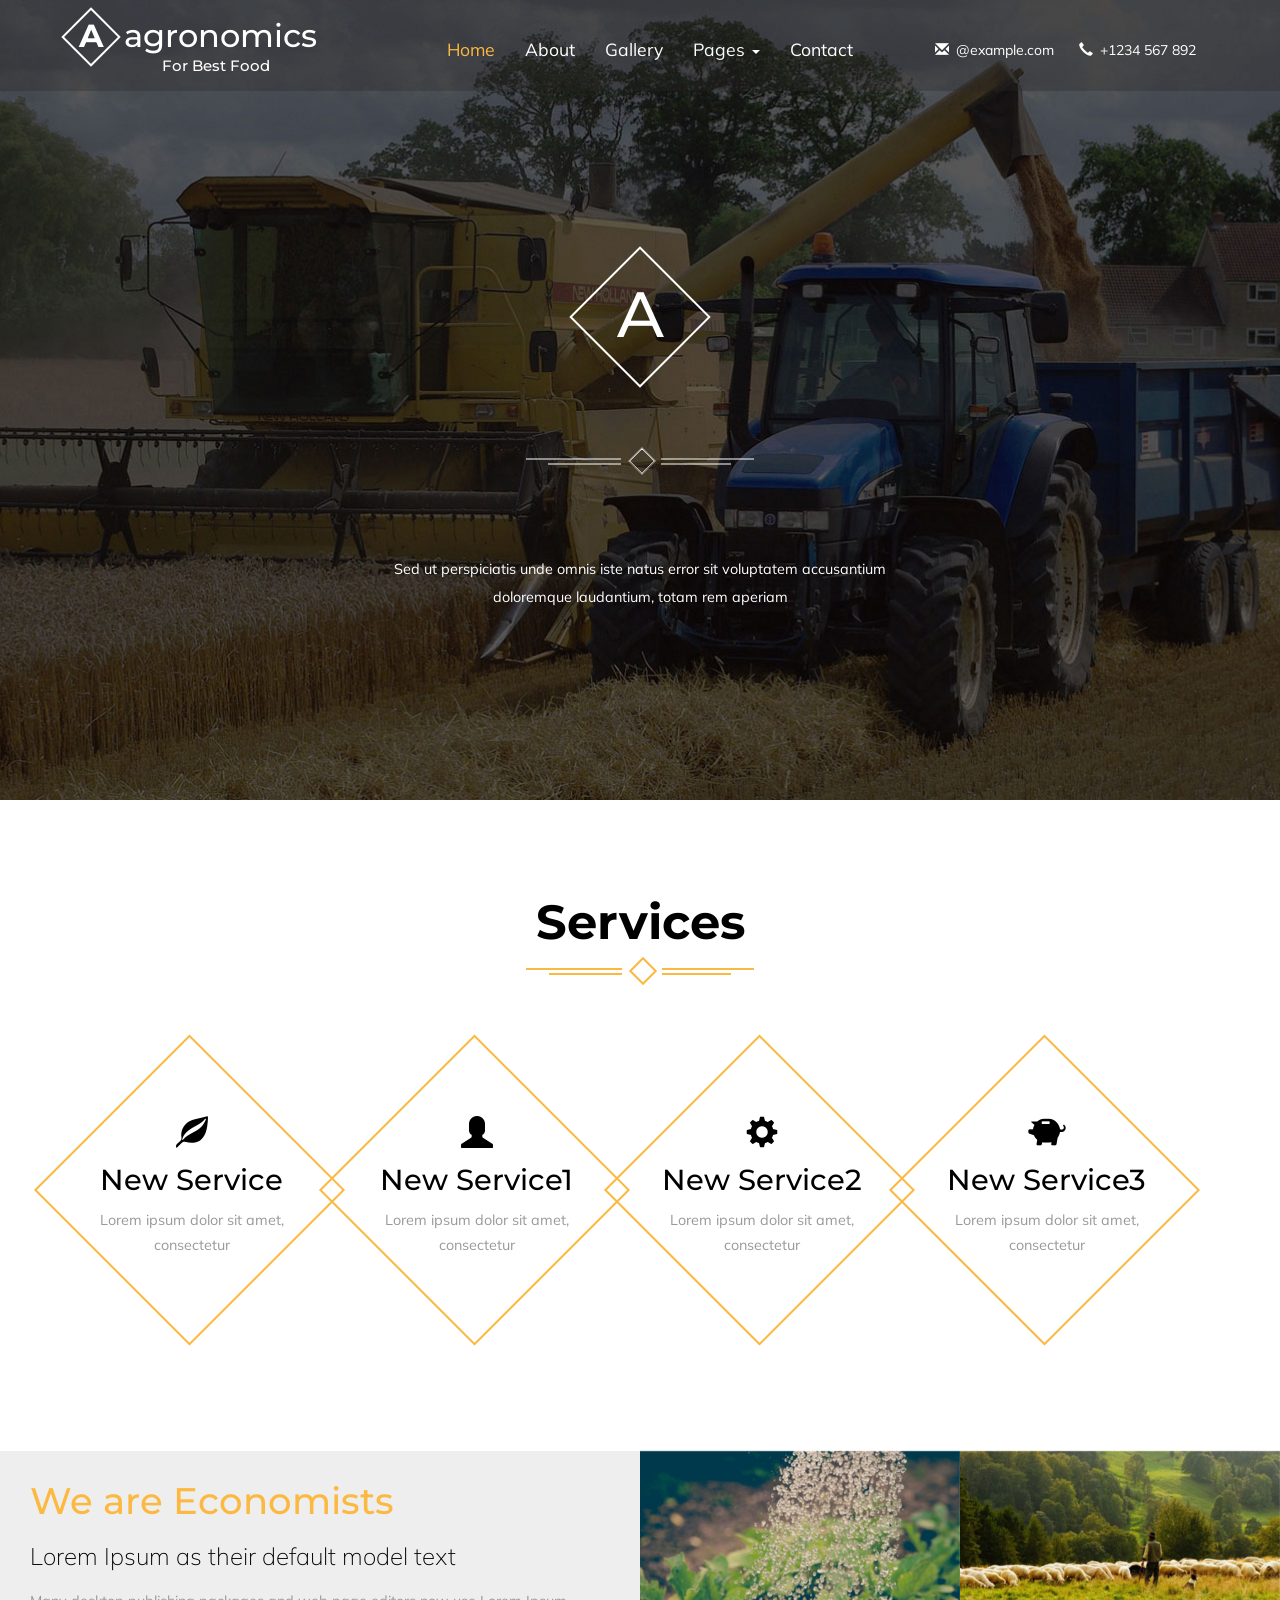
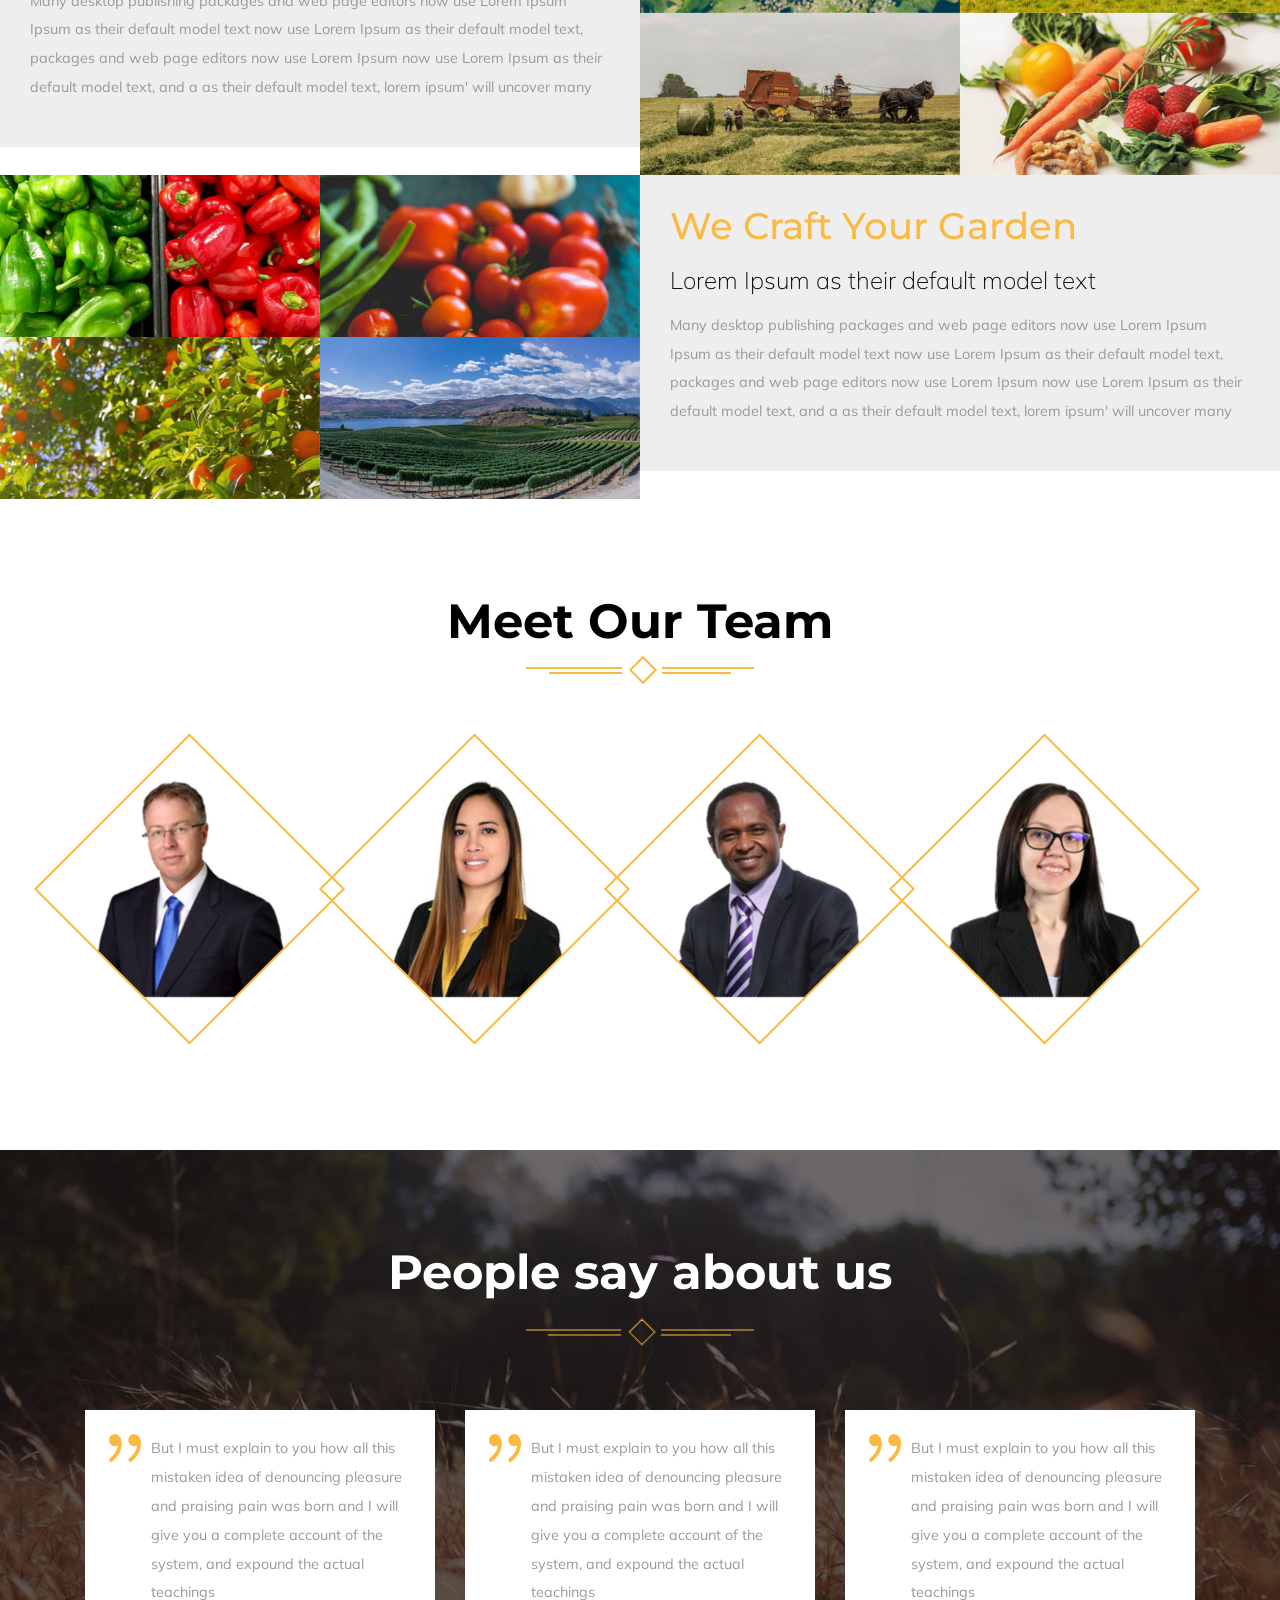
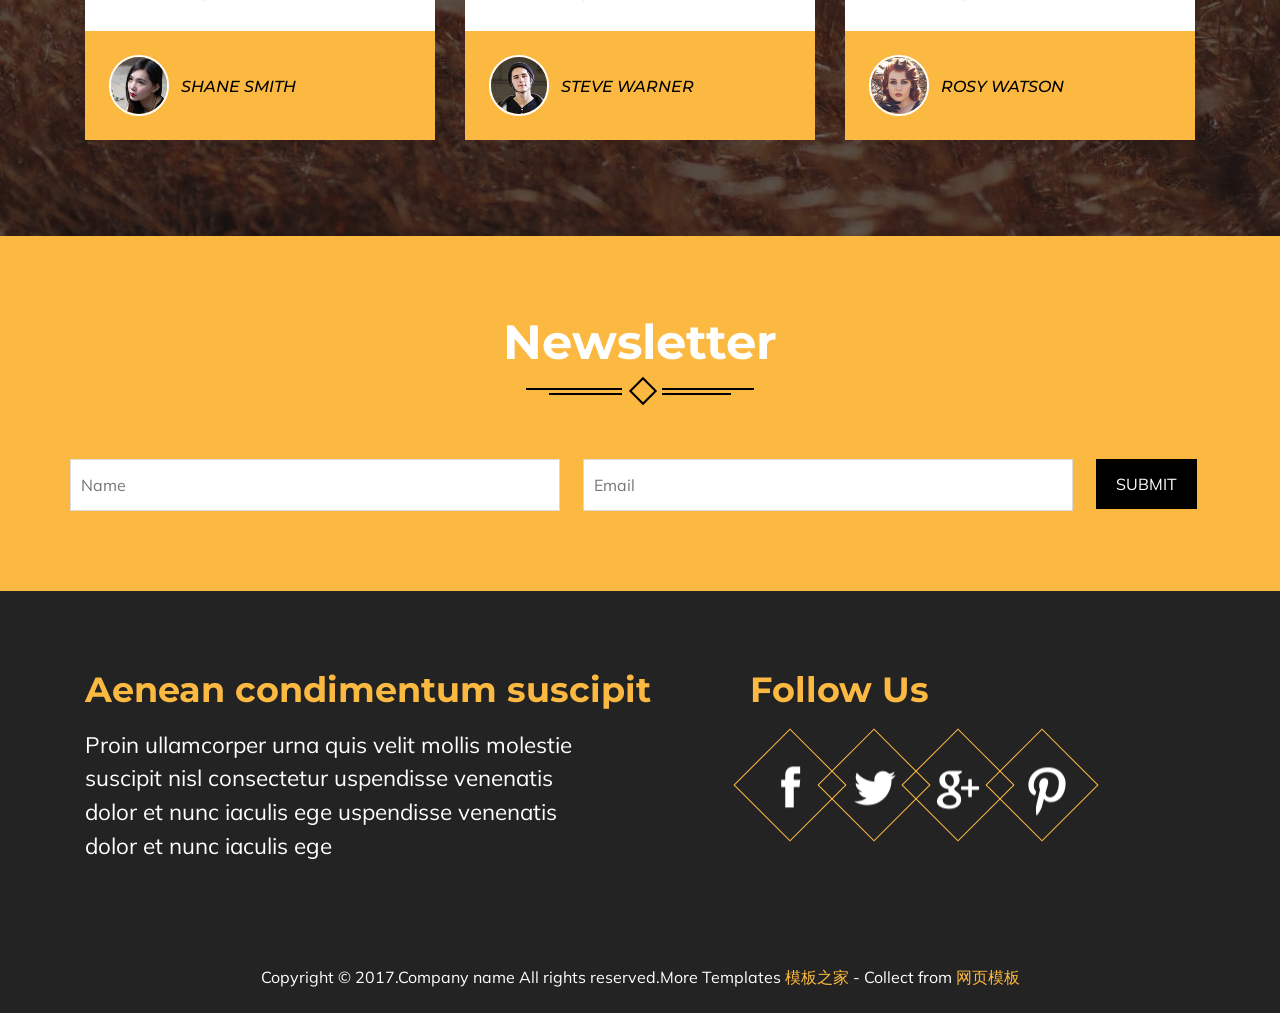
<file: src/main/resources/static/index.html>
<!DOCTYPE html>
<html>
<head>
<title>Home</title>
<link href="css/bootstrap.css" rel="stylesheet" type="text/css" media="all" />
<!-- Custom Theme files -->
<script src="js/jquery.min.js"></script>
<!--theme-style-->
<link href="css/style.css" rel="stylesheet" type="text/css" media="all" />	
<!--//theme-style-->
<meta name="viewport" content="width=device-width, initial-scale=1">
<meta http-equiv="Content-Type" content="text/html; charset=utf-8" />
<meta name="keywords" content="Agronomics Responsive web template, Bootstrap Web Templates, Flat Web Templates, Android Compatible web template, 
Smartphone Compatible web template, free web designs for Nokia, Samsung, LG, SonyEricsson, Motorola web design" />
<script type="application/x-javascript"> addEventListener("load", function() { setTimeout(hideURLbar, 0); }, false); function hideURLbar(){ window.scrollTo(0,1); } </script>

<link href='http://fonts.googleapis.com/css?family=Muli:400,300' rel='stylesheet' type='text/css'>
<link href='http://fonts.googleapis.com/css?family=Montserrat:400,700' rel='stylesheet' type='text/css'>
</head>
<body>
<!--header-->
<div class="header" >
	<div class="head" >
		<div class="container">
			<div class="navbar-top">
					<!-- Brand and toggle get grouped for better mobile display -->
					<div class="navbar-header">
					  <button type="button" class="navbar-toggle collapsed" data-toggle="collapse" data-target="#bs-example-navbar-collapse-1">
						<span class="sr-only">Toggle navigation</span>
						<span class="icon-bar"></span>
						<span class="icon-bar"></span>
						<span class="icon-bar"></span>
					  </button>
						 <div class="navbar-brand logo ">
							<h1 class="animated wow pulse" data-wow-delay=".5s">
							<a href="index.html"><span><b>A</b></span>agronomics <i>For Best Food</i></a></h1>
						</div>

					</div>

					<!-- Collect the nav links, forms, and other content for toggling -->
					<div class="collapse navbar-collapse" id="bs-example-navbar-collapse-1">
					 <ul class="nav navbar-nav link-effect-4">
					<li class="active"><a href="index.html" data-hover="Home">Home</a> </li>
						<li ><a href="about.html" data-hover="About">About </a> </li>
						<li><a href="gallery.html"  data-hover="Gallery">Gallery</a></li>
						<li class="dropdown">
							<a href="codes.html" class="dropdown-toggle" data-hover="Pages" data-toggle="dropdown">Pages <b class="caret"></b></a>
							 <ul class="dropdown-menu">
								<li><a href="icons.html">Font Icons</a></li>
								<li><a href="codes.html">Short Codes</a></li>
								
							</ul>
					  </li>
						<li><a href="contact.html" data-hover="Contact">Contact</a></li>
					  </ul>
					</div><!-- /.navbar-collapse -->
				</div>
	
			<div class="header-left animated wow fadeInLeft animated" data-wow-delay=".5s" >
					<ul>
						<li><i class="glyphicon glyphicon-envelope"></i><a href="mailto:info@example.com">@example.com</a></li>
						<li><i class="glyphicon glyphicon-earphone"></i>+1234 567 892</li>
						
					</ul>
				</div>
			  <div class="clearfix"></div>	
		</div>
	</div>
	<!---->
	<div class="banner">
		<div class="container">
			<div class="banner-text"><h2 >A</h2></div>
			<span><img src="images/li-1.png" alt=""></span>
			
			<p>Sed ut perspiciatis unde omnis iste natus error sit voluptatem accusantium doloremque laudantium, totam rem aperiam</p>
		</div>							
	</div>
	</div>

<!--content-->
 <div class="service w3layouts-agile">
 <div class="container">
 <div class="ser-top">
	<h3>Services</h3>
	<div class="ser-t">
		<b></b>
		<span><i></i></span>
		<b class="line"></b>
	</div>
 </div>
  <div class="ser-head agile-info">
    <div class="ser-grid ">
    <div class="ser-grid1">
     <i class="glyphicon glyphicon-leaf"> </i>
			<h3>New Service</h3>
			<p>Lorem ipsum dolor sit amet, consectetur</p>
    </div>
    </div>
  </div>
  <div class="ser-head agile-info">
    <div class="ser-grid ">
    <div class="ser-grid1">
     <i class="glyphicon glyphicon-user"> </i>
			<h3>New Service1</h3>
			<p>Lorem ipsum dolor sit amet, consectetur</p>
    </div>
    </div>
  </div>
  <div class="ser-head agile-info">
    <div class="ser-grid ">
    <div class="ser-grid1">
    <i class="glyphicon glyphicon-cog"> </i>
			<h3>New Service2</h3>
			<p>Lorem ipsum dolor sit amet, consectetur </p>
    </div>
    </div>
  </div>
  <div class="ser-head agile-info">
    <div class="ser-grid ">
    <div class="ser-grid1">
     <i class="glyphicon glyphicon-piggy-bank"> </i>
			<h3>New Service3</h3>
			<p>Lorem ipsum dolor sit amet, consectetur </p>
    </div>
    </div>
  </div>
  <div class="clearfix"> </div>
</div>
</div>
<!-- //services -->
<div class="tlinks">Collect from <a href="http://www.cssmoban.com/" >企业网站模板</a></div>
<div class="col-grid agilew3l">
			<div class="col-md-6 col-grid-left">
				<h3>We are Economists</h3>
				<h5>Lorem Ipsum as their default model text</h5>
				<p>Many desktop publishing packages and web page editors now use Lorem Ipsum  Ipsum as their default model text now use Lorem Ipsum as their default model text, packages and web page editors now use Lorem Ipsum now use Lorem Ipsum as their default model text, and a as their default model text, lorem ipsum' will uncover many</p>
			</div>
			<div class="col-md-6 col-grid-right agile-info-wthree">
			<div class="col-md-6 col-grid-1">
				<div class="col-1 bottom">
							<div class="col-1-top">
							<img src="images/cc.jpg" class="img-responsive" alt="">
							</div>
							<div class="col-1-bottom">
								<div class="info-text">
									<h5>Lorem Ipsum </h5>
									
									<p>Sit accusamus, vel blanditiis iure minima ipsa molestias minus laborum velit, nulla nisi hic quasi enim.</p>
									
								</div>
							</div>
						</div>
						</div>
						<div class="col-md-6 col-grid-1">
				<div class="col-1 bottom">
							<div class="col-1-top">
							<img src="images/cc1.jpg" class="img-responsive" alt="">
							</div>
							<div class="col-1-bottom">
								<div class="info-text">
									<h5>Lorem Ipsum </h5>
									
									<p>Sit accusamus, vel blanditiis iure minima ipsa molestias minus laborum velit, nulla nisi hic quasi enim.</p>
									
								</div>
							</div>
						</div>
						</div>
						<div class="col-md-6 col-grid-1">
						<div class="col-1 bottom">
							<div class="col-1-top">
							<img src="images/cc2.jpg" class="img-responsive" alt="">
							</div>
							<div class="col-1-bottom">
								<div class="info-text">
								<h5>Lorem Ipsum </h5>
									
									<p>Sit accusamus, vel blanditiis iure minima ipsa molestias minus laborum velit, nulla nisi hic quasi enim.</p>
									
								</div>
							</div>
						</div>
						</div>
						<div class="col-md-6 col-grid-1">
						<div class="col-1 bottom">
							<div class="col-1-top">
							<img src="images/cc3.jpg" class="img-responsive" alt="">
							</div>
							<div class="col-1-bottom">
								<div class="info-text">
									<h5>Lorem Ipsum </h5>
									
									<p>Sit accusamus, vel blanditiis iure minima ipsa molestias minus laborum velit, nulla nisi hic quasi enim.</p>
									
								</div>
							</div>
						</div>
						</div>
						<div class="clearfix"></div>
						
			</div>
				<div class="clearfix"></div>
		
	</div>
	<div class="col-grid agilew3l">
		
			<div class="col-md-6 col-grid-right agile-info-wthree">
			<div class="col-md-6 col-grid-1">
				<div class="col-1 bottom">
							<div class="col-1-top">
							<img src="images/cc4.jpg" class="img-responsive" alt="">
							</div>
							<div class="col-1-bottom">
								<div class="info-text">
									<h5>Lorem Ipsum </h5>
									<p>Sit accusamus, vel blanditiis iure minima ipsa molestias minus laborum velit, nulla.</p>
									
								</div>
							</div>
						</div>
						</div>
						<div class="col-md-6 col-grid-1">
						<div class="col-1 bottom">
							<div class="col-1-top">
							<img src="images/cc5.jpg" class="img-responsive" alt="">
							</div>
							<div class="col-1-bottom">
								<div class="info-text">
								<h5>Lorem Ipsum </h5>
									<p>Sit accusamus, vel blanditiis iure minima ipsa molestias minus laborum velit, nulla.</p>
									
								</div>
							</div>
						</div>
						</div>
						<div class="col-md-6 col-grid-1">
						<div class="col-1 bottom">
							<div class="col-1-top">
							<img src="images/cc6.jpg" class="img-responsive" alt="">
							</div>
							<div class="col-1-bottom">
								<div class="info-text">
								<h5>Lorem Ipsum </h5>
									<p>Sit accusamus, vel blanditiis iure minima ipsa molestias minus laborum velit, nulla.</p>
									
								</div>
							</div>
						</div>
						</div>
						<div class="col-md-6 col-grid-1">
						<div class="col-1 bottom">
							<div class="col-1-top">
							<img src="images/cc7.jpg" class="img-responsive" alt="">
							</div>
							<div class="col-1-bottom">
								<div class="info-text">
								<h5>Lorem Ipsum </h5>
									<p>Sit accusamus, vel blanditiis iure minima ipsa molestias minus laborum velit, nulla.</p>
									
								</div>
							</div>
						</div>
			</div>
			<div class="clearfix"></div>
			</div>
			
				<div class="col-md-6 col-grid-left">
				<h3>We Craft Your Garden</h3>
				<h5>Lorem Ipsum as their default model text</h5>
				<p>Many desktop publishing packages and web page editors now use Lorem Ipsum  Ipsum as their default model text now use Lorem Ipsum as their default model text, packages and web page editors now use Lorem Ipsum now use Lorem Ipsum as their default model text, and a as their default model text, lorem ipsum' will uncover many</p>
			</div>
				<div class="clearfix"></div>
		
	</div>
<!--content-->

 <div class="team w3layouts-agile">
 <div class="container">
 <div class="ser-top">
	<h3>Meet Our Team</h3>
	<div class="ser-t">
		<b></b>
		<span><i></i></span>
		<b class="line"></b>
	</div>
 </div>
  <div class="team-top agileits">
    <div class="team-top1">
        <div class="swipebox"  > 
			<img src="images/te.jpg" alt="" class="img-responsive">
				<div class="zoom-icon"> 
					<div class="zoom-icon1"> 
						<h5>Adney</h5>
							<ul class="social-ic">
								<li><a href="#"><i></i></a></li>
								<li><a href="#"><i class="ic"></i></a></li>
								<li><a href="#"><i class="ic1"></i></a></li>	
							</ul>
					</div>
				</div>
		</div>
    </div>
  </div>
  <div class="team-top agileits">
    <div class="team-top1">
     <div class="swipebox"  > 
			<img src="images/te1.jpg" alt="" class="img-responsive">
				<div class="zoom-icon"> 
					<div class="zoom-icon1"> 
						<h5>Barb</h5>
							<ul class="social-ic">
								<li><a href="#"><i></i></a></li>
								<li><a href="#"><i class="ic"></i></a></li>
								<li><a href="#"><i class="ic1"></i></a></li>	
							</ul>
					</div>
				</div>
		</div>
	 
    </div>
  </div>
  <div class="team-top agileits">
    <div class="team-top1">
      <div class="swipebox"  > 
			<img src="images/te2.jpg" alt="" class="img-responsive">
				<div class="zoom-icon"> 
					<div class="zoom-icon1"> 
						<h5>Carr</h5>
							<ul class="social-ic">
								<li><a href="#"><i></i></a></li>
								<li><a href="#"><i class="ic"></i></a></li>
								<li><a href="#"><i class="ic1"></i></a></li>	
							</ul>
					</div>
				</div>
		</div>
    </div>
  </div>
  <div class="team-top agileits">
    <div class="team-top1">
      <div class="swipebox"  > 
			<img src="images/te3.jpg" alt="" class="img-responsive">
				<div class="zoom-icon"> 
					<div class="zoom-icon1"> 
						<h5>Chris</h5>
							<ul class="social-ic">
								<li><a href="#"><i></i></a></li>
								<li><a href="#"><i class="ic"></i></a></li>
								<li><a href="#"><i class="ic1"></i></a></li>	
							</ul>
					</div>
				</div>
		</div>
    </div>
  </div>
  
</div>
</div>
	<!---->
	<div class="test w3layouts-agile">
			<div class="container">
				<div class="test-top-g">
					<h3>People say about us</h3>
					<img src="images/li.png" alt="">
				 </div>
				<div class="test-top agileits-w3l">
					<div class="col-md-4 test-top1 test-to wow fadeInUp animated animated" data-wow-delay=".5s" style="visibility: visible; animation-delay: 0.5s; animation-name: fadeInUp;">
						<div class=" test-top2 w3-agileits">
							<img src="images/qu.png" alt="">
							<p>But I must explain to you how all this mistaken idea of denouncing pleasure and praising pain was born and I will give you a complete account of the system, and expound the actual teachings </p>
							
							<div class="clearfix"> </div>
						</div>
						<div class="test-top3 w3-agileits">
						<img src="images/th.jpg" class="img-responsive" alt="">
							<h6> SHANE SMITH  </h6>
							<div class="clearfix"> </div>
						</div>
					</div>
					<div class="col-md-4 test-top1 wow fadeInDown animated animated" data-wow-delay=".5s" style="visibility: visible; animation-delay: 0.5s; animation-name: fadeInDown;">
						<div class=" test-top2">
							<img src="images/qu.png" alt="">
							<p>But I must explain to you how all this mistaken idea of denouncing pleasure and praising pain was born and I will give you a complete account of the system, and expound the actual teachings </p>
							
							<div class="clearfix"> </div>
						</div>
						<div class=" test-top3 w3-agileits">
							<img src="images/th1.jpg" class="img-responsive" alt="">
							<h6>STEVE WARNER</h6>
							<div class="clearfix"> </div>
						</div>
					</div>
					<div class="col-md-4 test-top1 wow fadeInDown animated animated" data-wow-delay=".5s" style="visibility: visible; animation-delay: 0.5s; animation-name: fadeInDown;">
						<div class=" test-top2 w3-agileits">
							<img src="images/qu.png" alt="">
							<p>But I must explain to you how all this mistaken idea of denouncing pleasure and praising pain was born and I will give you a complete account of the system, and expound the actual teachings </p>
							
							<div class="clearfix"> </div>
						</div>
						<div class=" test-top3 w3-agileits">
						<img src="images/th2.jpg" class="img-responsive" alt="">
							<h6>ROSY WATSON</h6>
							<div class="clearfix"> </div>
						</div>
					</div>
					<div class="clearfix"> </div>
				</div>
			</div>
		</div>
		<!---->
<!--//content-->
<div class=" news-letter ">
<div class="container">
 <div class="ser-top ser-top1 agile-info-w3l">
	<h3>Newsletter</h3>
	<div class="ser-t ser-t1">
		<b></b>
		<span><i></i></span>
		<b class="line"></b>
	</div>
 </div>
				
				<form action="#" method="post">
					<input type="text" placeholder="Name" name="Name"  required="">
					<input type="text" placeholder="Email" name="Email"  required="">
					<input type="submit" value="Submit">
					<div class="clearfix"> </div>
				</form>
			</div>
			</div>
<!--footer-->
<div class="footer wthree">
	<div class="container">
		<div class="col-md-7 footer-bottom ">
			<h4>Aenean condimentum suscipit</h4>
			<p>Proin ullamcorper urna quis velit mollis molestie suscipit nisl consectetur
			uspendisse venenatis dolor et nunc iaculis ege uspendisse venenatis dolor et nunc iaculis ege</p>
		</div>
			<div class="col-md-5 footer-bottom1 ">
			<h4>Follow Us</h4>
				<ul class="social">
						
						<li><a href="#"><i></i></a></li>
						<li><a href="#"><i class="icon"></i></a></li>
						<li><a href="#"><i class="icon1"></i></a></li>
						<li><a href="#"><i class="icon2"></i></a></li>
						
					</ul>
			</div>
				<div class="clearfix"> </div>
	</div>	
</div>
<!---<div class="map w3layouts-agile">
<iframe src=""  allowfullscreen></iframe>
</div>--->
	<div class="copy w3layouts-agile">
		<p class="footer-grid ">Copyright &copy; 2017.Company name All rights reserved.More Templates <a href="http://www.cssmoban.com/" target="_blank" title="模板之家">模板之家</a> - Collect from <a href="http://www.cssmoban.com/" title="网页模板" target="_blank">网页模板</a></p>
	</div>
<!-- for bootstrap working -->
	<script src="js/bootstrap.min.js"></script>
<!-- //for bootstrap working -->
</body>
</html>
</file>
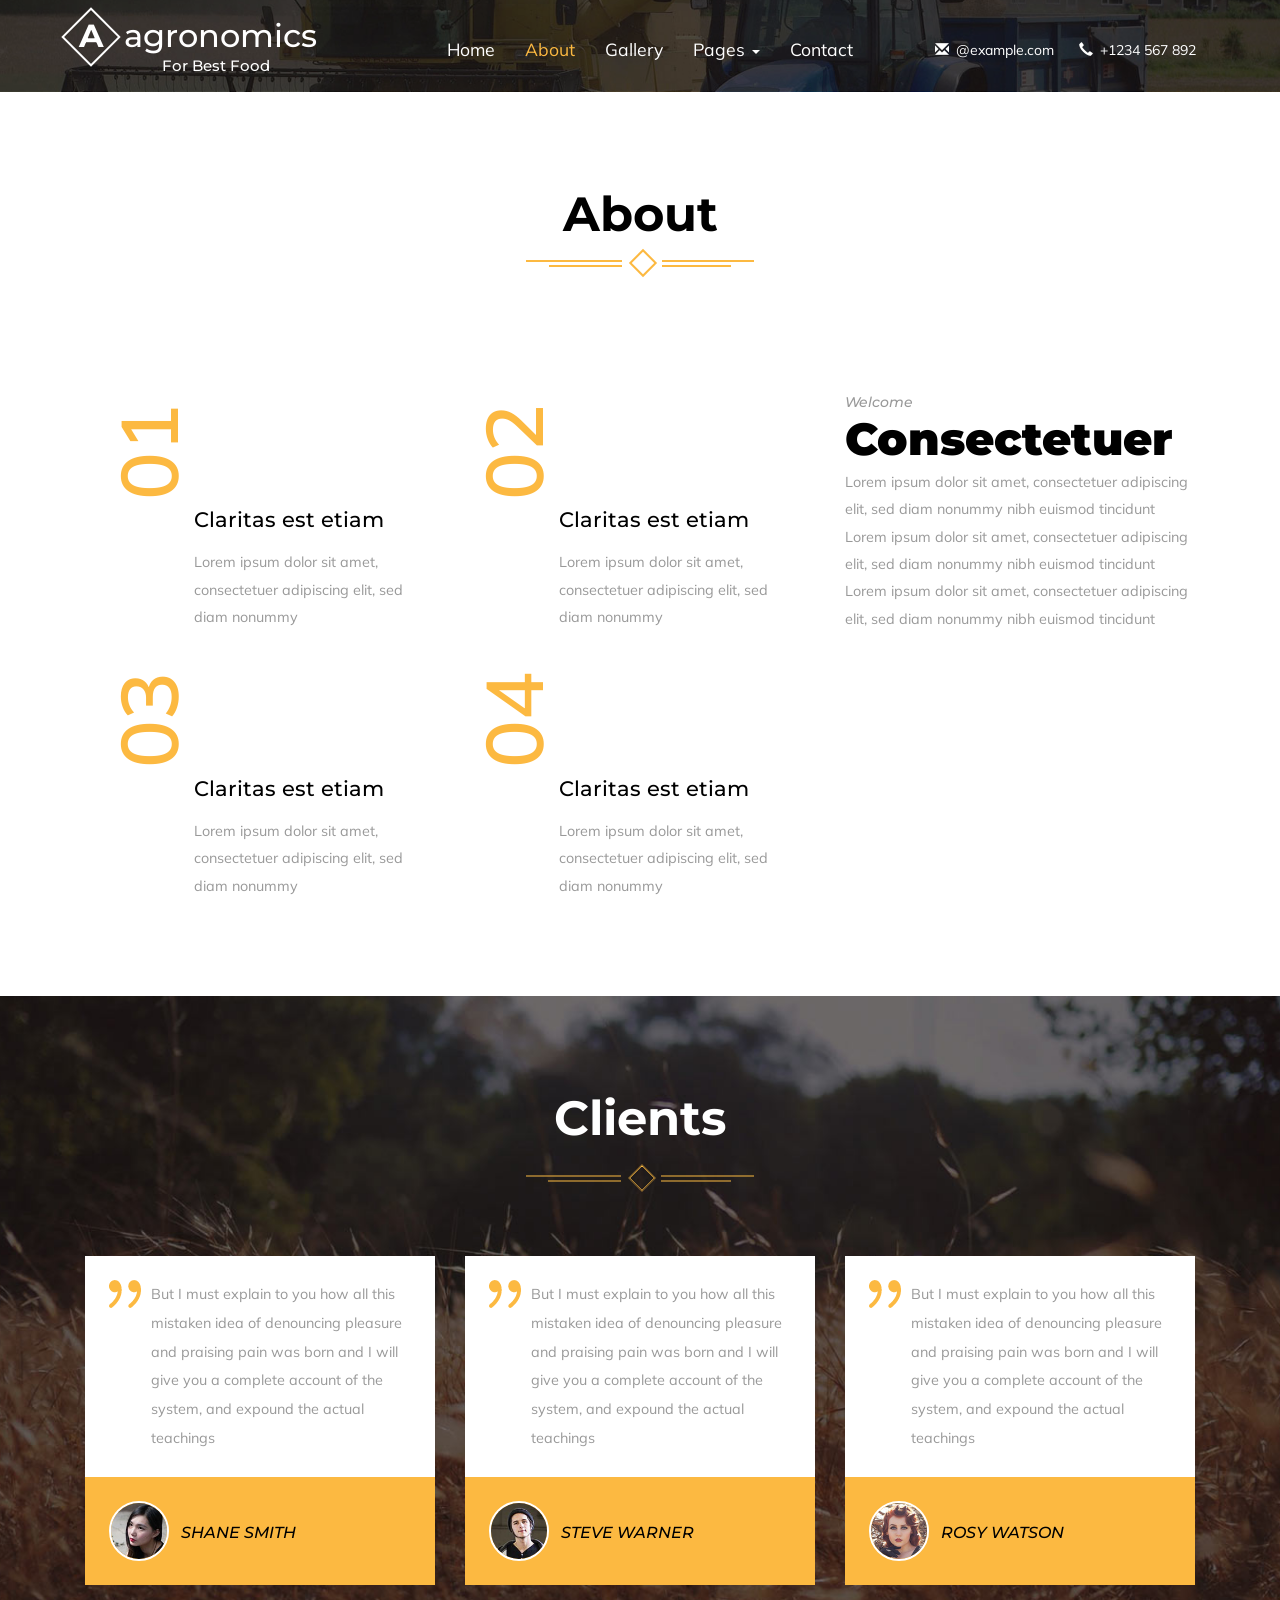
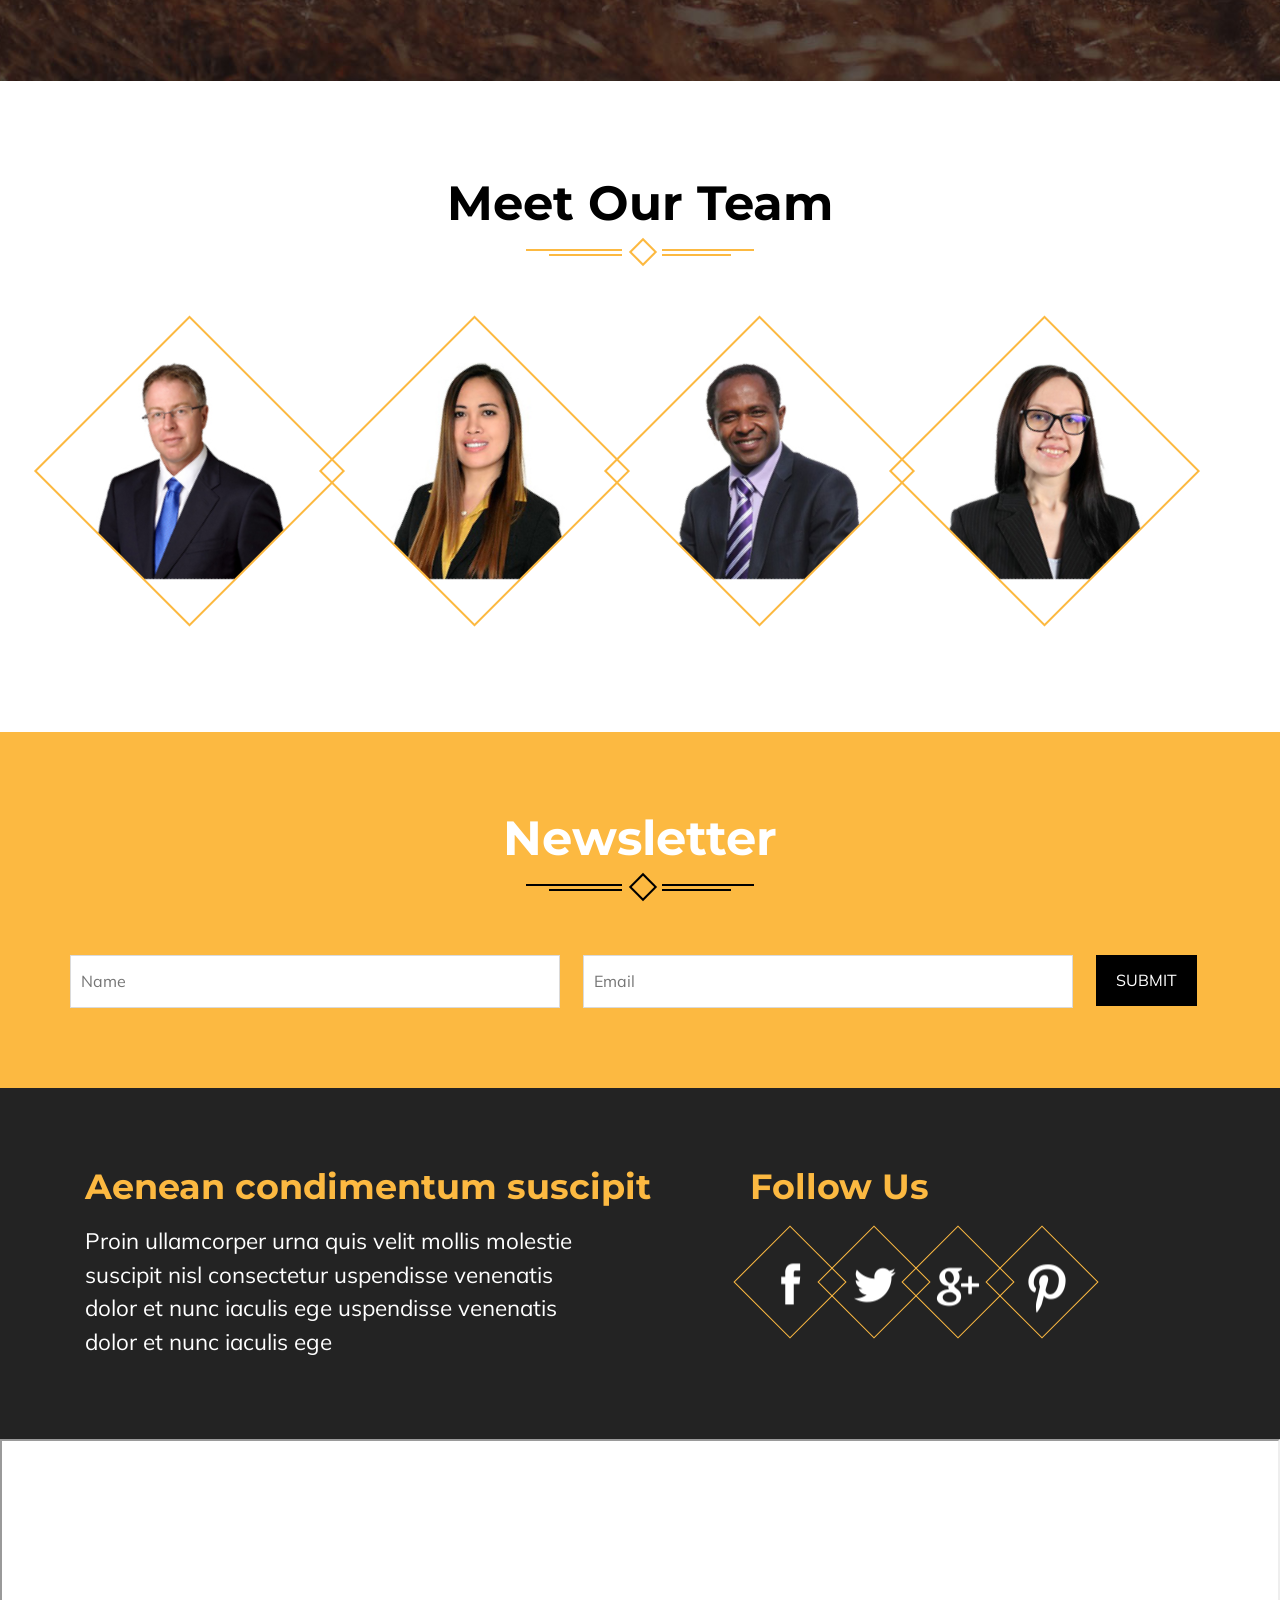
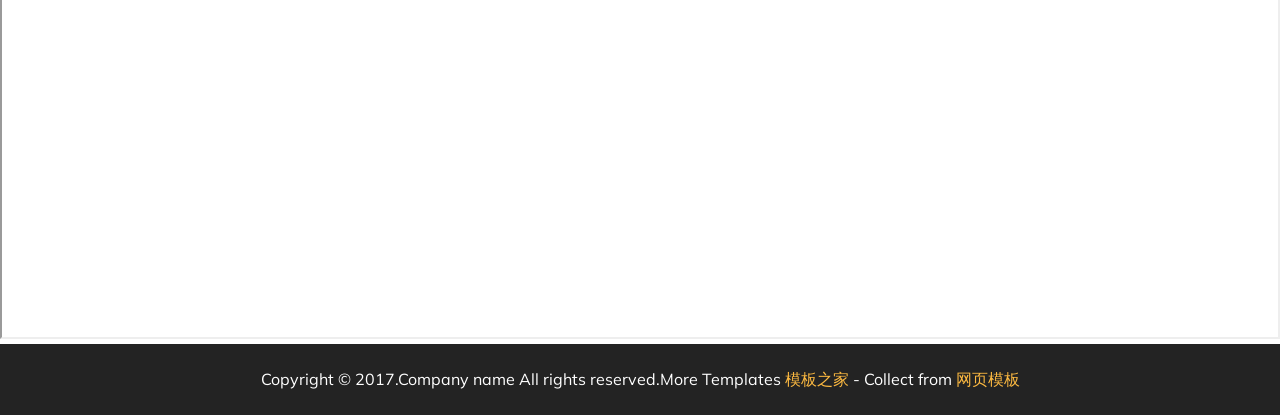
<file: src/main/resources/static/about.html>
<!DOCTYPE html>
<html>
<head>
<title>About</title>
<link href="css/bootstrap.css" rel="stylesheet" type="text/css" media="all" />
<!-- Custom Theme files -->
<script src="js/jquery.min.js"></script>
<!--theme-style-->
<link href="css/style.css" rel="stylesheet" type="text/css" media="all" />	
<!--//theme-style-->
<meta name="viewport" content="width=device-width, initial-scale=1">
<meta http-equiv="Content-Type" content="text/html; charset=utf-8" />
<meta name="keywords" content="Agronomics Responsive web template, Bootstrap Web Templates, Flat Web Templates, Android Compatible web template, 
Smartphone Compatible web template, free web designs for Nokia, Samsung, LG, SonyEricsson, Motorola web design" />
<script type="application/x-javascript"> addEventListener("load", function() { setTimeout(hideURLbar, 0); }, false); function hideURLbar(){ window.scrollTo(0,1); } </script>

<link href='http://fonts.googleapis.com/css?family=Muli:400,300' rel='stylesheet' type='text/css'>
<link href='http://fonts.googleapis.com/css?family=Montserrat:400,700' rel='stylesheet' type='text/css'>
</head>
<body>
<!--header-->
<div class="header header1" >
	<div class="head">
		<div class="container">
			<div class="navbar-top">
					<!-- Brand and toggle get grouped for better mobile display -->
					<div class="navbar-header">
					  <button type="button" class="navbar-toggle collapsed" data-toggle="collapse" data-target="#bs-example-navbar-collapse-1">
						<span class="sr-only">Toggle navigation</span>
						<span class="icon-bar"></span>
						<span class="icon-bar"></span>
						<span class="icon-bar"></span>
					  </button>
						<div class="navbar-brand logo ">
							<h1 class="animated wow pulse" data-wow-delay=".5s">
							<a href="index.html"><span><b>A</b></span>agronomics <i>For Best Food</i></a></h1>
						</div>

					</div>

					<!-- Collect the nav links, forms, and other content for toggling -->
					<div class="collapse navbar-collapse" id="bs-example-navbar-collapse-1">
					 <ul class="nav navbar-nav link-effect-4">
					<li ><a href="index.html" data-hover="Home">Home</a> </li>
						<li class="active"><a href="about.html" data-hover="About">About </a> </li>
						<li><a href="gallery.html"  data-hover="Gallery">Gallery</a></li>
					  <li class="dropdown">
							<a href="codes.html" class="dropdown-toggle" data-hover="Pages" data-toggle="dropdown">Pages <b class="caret"></b></a>
							 <ul class="dropdown-menu">
								<li><a href="icons.html">Font Icons</a></li>
								<li><a href="codes.html">Short Codes</a></li>
								
							</ul>
					  </li>
						<li><a href="contact.html" data-hover="Contact">Contact</a></li>
					  </ul>
					</div><!-- /.navbar-collapse -->
				</div>
	
			<div class="header-left animated wow fadeInLeft animated" data-wow-delay=".5s" >
					<ul>
						<li><i class="glyphicon glyphicon-envelope"></i><a href="mailto:info@example.com">@example.com</a></li>
						<li><i class="glyphicon glyphicon-earphone"></i>+1234 567 892</li>
						
					</ul>
				</div>
			  <div class="clearfix"></div>	
		</div>
	</div>
	<!---->	
</div>
	<!---->
	<div class="content-about agileits">
			<div class="container">
				<div class="ser-top wthree">
					<h3>About</h3>
					<div class="ser-t">
						<b></b>
						<span><i></i></span>
						<b class="line"></b>
					</div>
				 </div>
				<div class="col-md-8 us-grid w3layouts-agile">
					<div class="col-md-6 us-col w3l">
						<div class="col-left">
						<span>01</span>	
						</div>
						<div class="col-right">
							<h6>Claritas est etiam </h6>
							<p>Lorem ipsum dolor sit amet, consectetuer adipiscing elit, sed diam nonummy </p>
						</div>
						<div class="clearfix"> </div>
					</div>
					<div class="col-md-6 us-col w3l">
						<div class="col-left">
						<span>02</span>	
						</div>
						<div class="col-right">
							<h6>Claritas est etiam </h6>
							<p>Lorem ipsum dolor sit amet, consectetuer adipiscing elit, sed diam nonummy  </p>
						</div>
						<div class="clearfix"> </div>
					</div>
					<div class="col-md-6 col-us">
						<div class="col-left">
						<span>03</span>	
						</div>
						<div class="col-right">
							<h6>Claritas est etiam </h6>
							<p>Lorem ipsum dolor sit amet, consectetuer adipiscing elit, sed diam nonummy  </p>
						</div>
						<div class="clearfix"> </div>
					</div>
					<div class="col-md-6 col-us  w3l">
						<div class="col-left">
						<span>04</span>	
						</div>
						<div class="col-right">
							<h6>Claritas est etiam </h6>
							<p>Lorem ipsum dolor sit amet, consectetuer adipiscing elit, sed diam nonummy  </p>
						</div>
						<div class="clearfix"> </div>
					</div>
					<div class="clearfix"> </div>
				</div>
				<div class="col-md-4 wel">
					<h6>Welcome</h6>
					<h2>Consectetuer</h2>
					<p>Lorem ipsum dolor sit amet, consectetuer adipiscing elit, sed diam nonummy nibh euismod tincidunt Lorem ipsum dolor sit amet, consectetuer adipiscing elit, sed diam nonummy nibh euismod tincidunt Lorem ipsum dolor sit amet, consectetuer adipiscing elit, sed diam nonummy nibh euismod tincidunt </p>
				</div>
			<div class="clearfix"> </div>
			</div>
		</div>
	<!---->


	<!---->
	<div class="test agileits">
			<div class="container">
				<div class="test-top-g">
					<h3>Clients</h3>
					<img src="images/li.png" alt="">
				 </div>
				<div class="test-top">
					<div class="col-md-4 test-top1 test-to w3l wow fadeInUp animated animated" data-wow-delay=".5s" style="visibility: visible; animation-delay: 0.5s; animation-name: fadeInUp;">
						<div class=" test-top2">
							<img src="images/qu.png" alt="">
							<p>But I must explain to you how all this mistaken idea of denouncing pleasure and praising pain was born and I will give you a complete account of the system, and expound the actual teachings </p>
							
							<div class="clearfix"> </div>
						</div>
						<div class="test-top3">
						<img src="images/th.jpg" class="img-responsive" alt="">
							<h6> SHANE SMITH  </h6>
							<div class="clearfix"> </div>
						</div>
					</div>
					<div class="col-md-4 test-top1 w3l wow fadeInDown animated animated" data-wow-delay=".5s" style="visibility: visible; animation-delay: 0.5s; animation-name: fadeInDown;">
						<div class=" test-top2">
							<img src="images/qu.png" alt="">
							<p>But I must explain to you how all this mistaken idea of denouncing pleasure and praising pain was born and I will give you a complete account of the system, and expound the actual teachings </p>
							
							<div class="clearfix"> </div>
						</div>
						<div class=" test-top3">
							<img src="images/th1.jpg" class="img-responsive" alt="">
							<h6>STEVE WARNER</h6>
							<div class="clearfix"> </div>
						</div>
					</div>
					<div class="col-md-4 test-top1 w3l wow fadeInDown animated animated" data-wow-delay=".5s" style="visibility: visible; animation-delay: 0.5s; animation-name: fadeInDown;">
						<div class=" test-top2">
							<img src="images/qu.png" alt="">
							<p>But I must explain to you how all this mistaken idea of denouncing pleasure and praising pain was born and I will give you a complete account of the system, and expound the actual teachings </p>
							
							<div class="clearfix"> </div>
						</div>
						<div class=" test-top3">
						<img src="images/th2.jpg" class="img-responsive" alt="">
							<h6>ROSY WATSON</h6>
							<div class="clearfix"> </div>
						</div>
					</div>
					<div class="clearfix"> </div>
				</div>
			</div>
		</div>
		<!---->
		<!--content-->

 <div class="team wthree">
 <div class="container">
 <div class="ser-top">
	<h3>Meet Our Team</h3>
	<div class="ser-t">
		<b></b>
		<span><i></i></span>
		<b class="line"></b>
	</div>
 </div>
  <div class="team-top w3l">
    <div class="team-top1">
        <div class="swipebox"  > 
			<img src="images/te.jpg" alt="" class="img-responsive">
				<div class="zoom-icon"> 
					<div class="zoom-icon1"> 
						<h5>Adney</h5>
							<ul class="social-ic">
								<li><a href="#"><i></i></a></li>
								<li><a href="#"><i class="ic"></i></a></li>
								<li><a href="#"><i class="ic1"></i></a></li>	
							</ul>
					</div>
				</div>
		</div>
    </div>
  </div>
  <div class="team-top w3l">
    <div class="team-top1">
     <div class="swipebox"  > 
			<img src="images/te1.jpg" alt="" class="img-responsive">
				<div class="zoom-icon"> 
					<div class="zoom-icon1"> 
						<h5>Barb</h5>
							<ul class="social-ic">
								<li><a href="#"><i></i></a></li>
								<li><a href="#"><i class="ic"></i></a></li>
								<li><a href="#"><i class="ic1"></i></a></li>	
							</ul>
					</div>
				</div>
		</div>
	 
    </div>
  </div>
  <div class="team-top w3l">
    <div class="team-top1">
      <div class="swipebox"  > 
			<img src="images/te2.jpg" alt="" class="img-responsive">
				<div class="zoom-icon"> 
					<div class="zoom-icon1"> 
						<h5>Carr</h5>
							<ul class="social-ic">
								<li><a href="#"><i></i></a></li>
								<li><a href="#"><i class="ic"></i></a></li>
								<li><a href="#"><i class="ic1"></i></a></li>	
							</ul>
					</div>
				</div>
		</div>
    </div>
  </div>
  <div class="team-top w3l">
    <div class="team-top1">
      <div class="swipebox"  > 
			<img src="images/te3.jpg" alt="" class="img-responsive">
				<div class="zoom-icon"> 
					<div class="zoom-icon1"> 
						<h5>Chris</h5>
							<ul class="social-ic">
								<li><a href="#"><i></i></a></li>
								<li><a href="#"><i class="ic"></i></a></li>
								<li><a href="#"><i class="ic1"></i></a></li>	
							</ul>
					</div>
				</div>
		</div>
    </div>
  </div>
  
</div>
</div>
<!--//content-->
<div class=" news-letter wthree">
<div class="container">
 <div class="ser-top ser-top1 agile-info-w3l">
	<h3>Newsletter</h3>
	<div class="ser-t ser-t1">
		<b></b>
		<span><i></i></span>
		<b class="line"></b>
	</div>
 </div>
				
				<form action="#" method="post">
					<input type="text" placeholder="Name" name="Name"  required="">
					<input type="text" placeholder="Email" name="Email"  required="">
					<input type="submit" value="Submit">
					<div class="clearfix"> </div>
				</form>
			</div>
			</div>
<!--footer-->
<div class="footer wthree">
	<div class="container">
		<div class="col-md-7 footer-bottom ">
			<h4>Aenean condimentum suscipit</h4>
			<p>Proin ullamcorper urna quis velit mollis molestie suscipit nisl consectetur
			uspendisse venenatis dolor et nunc iaculis ege uspendisse venenatis dolor et nunc iaculis ege</p>
		</div>
			<div class="col-md-5 footer-bottom1 ">
			<h4>Follow Us</h4>
				<ul class="social">
						
						<li><a href="#"><i></i></a></li>
						<li><a href="#"><i class="icon"></i></a></li>
						<li><a href="#"><i class="icon1"></i></a></li>
						<li><a href="#"><i class="icon2"></i></a></li>
						
					</ul>
			</div>
				<div class="clearfix"> </div>
	</div>	
</div>
<div class="map w3layouts-agile">
<iframe src=""  allowfullscreen></iframe>
</div>
	<div class="copy w3layouts-agile">
		<p class="footer-grid ">Copyright &copy; 2017.Company name All rights reserved.More Templates <a href="http://www.cssmoban.com/" target="_blank" title="模板之家">模板之家</a> - Collect from <a href="http://www.cssmoban.com/" title="网页模板" target="_blank">网页模板</a></p>
	</div>
<!-- for bootstrap working -->
	<script src="js/bootstrap.min.js"></script>
<!-- //for bootstrap working -->
</body>
</html>
</file>
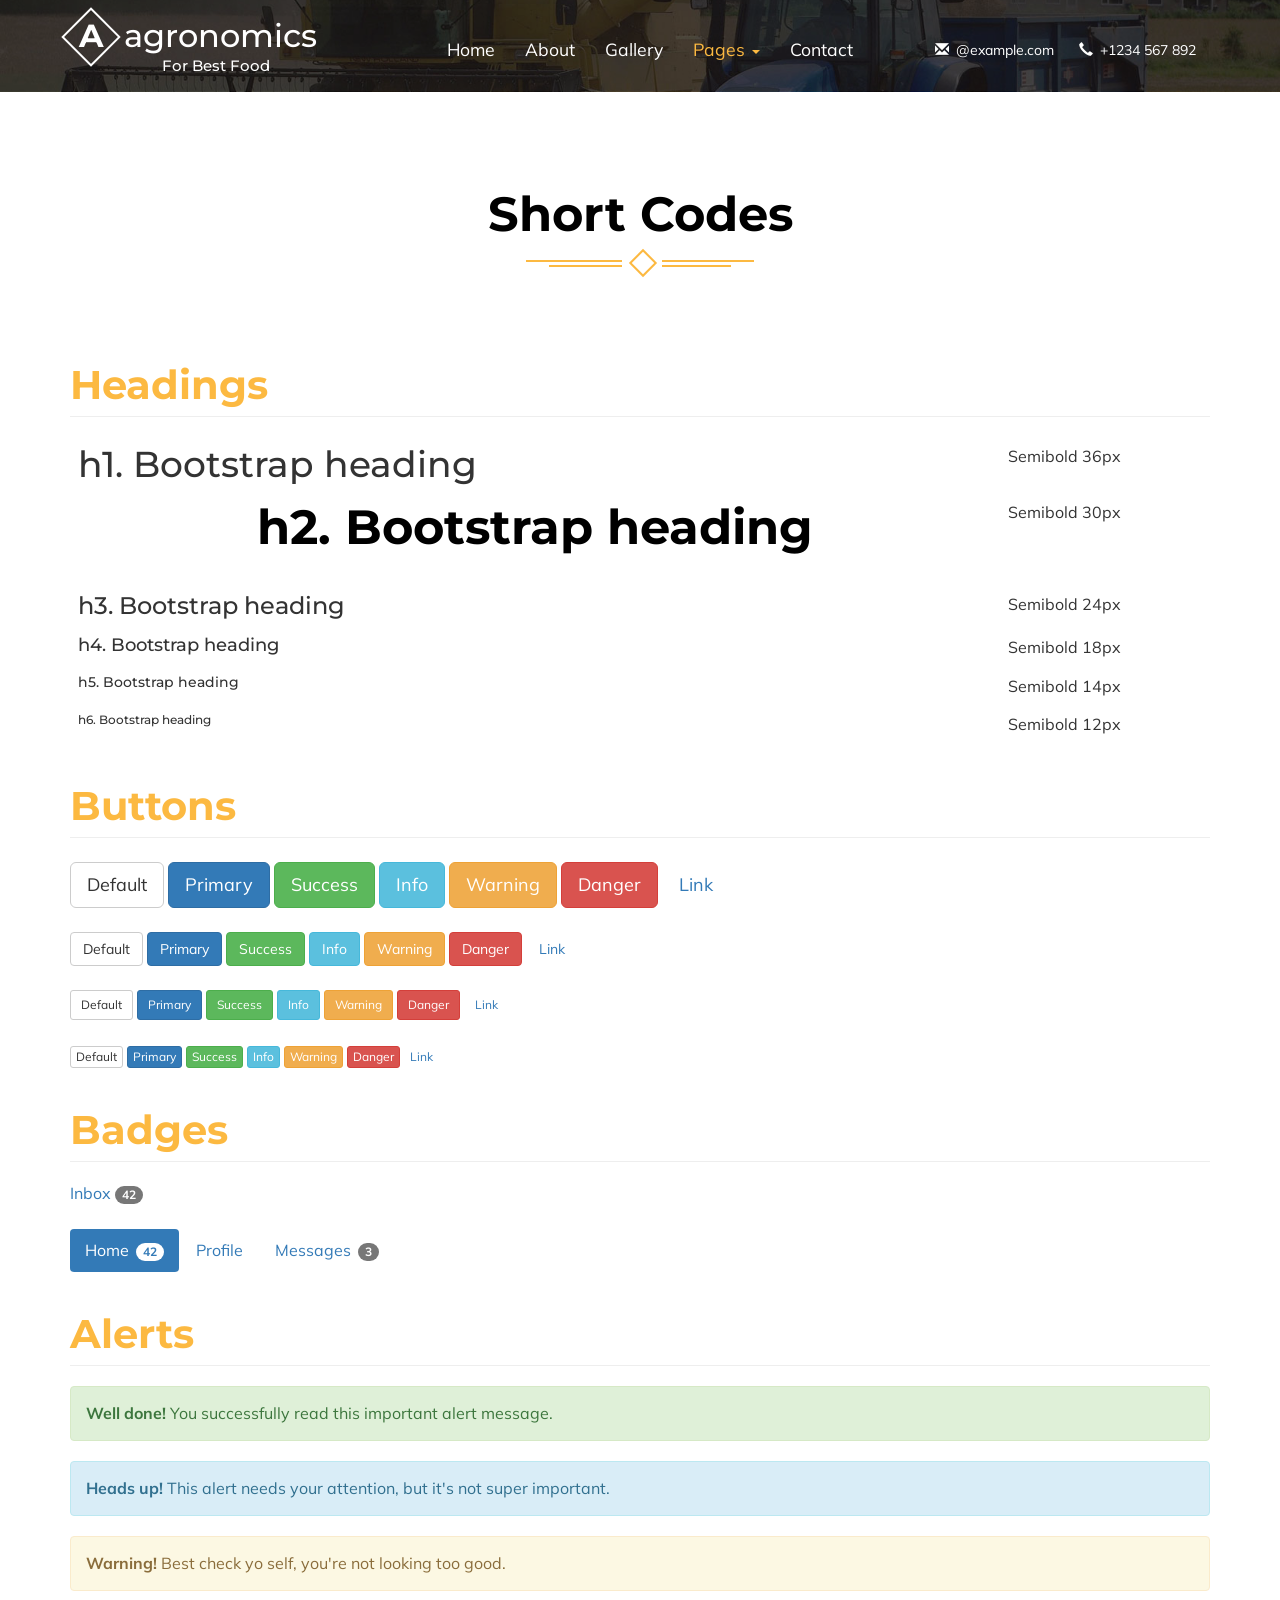
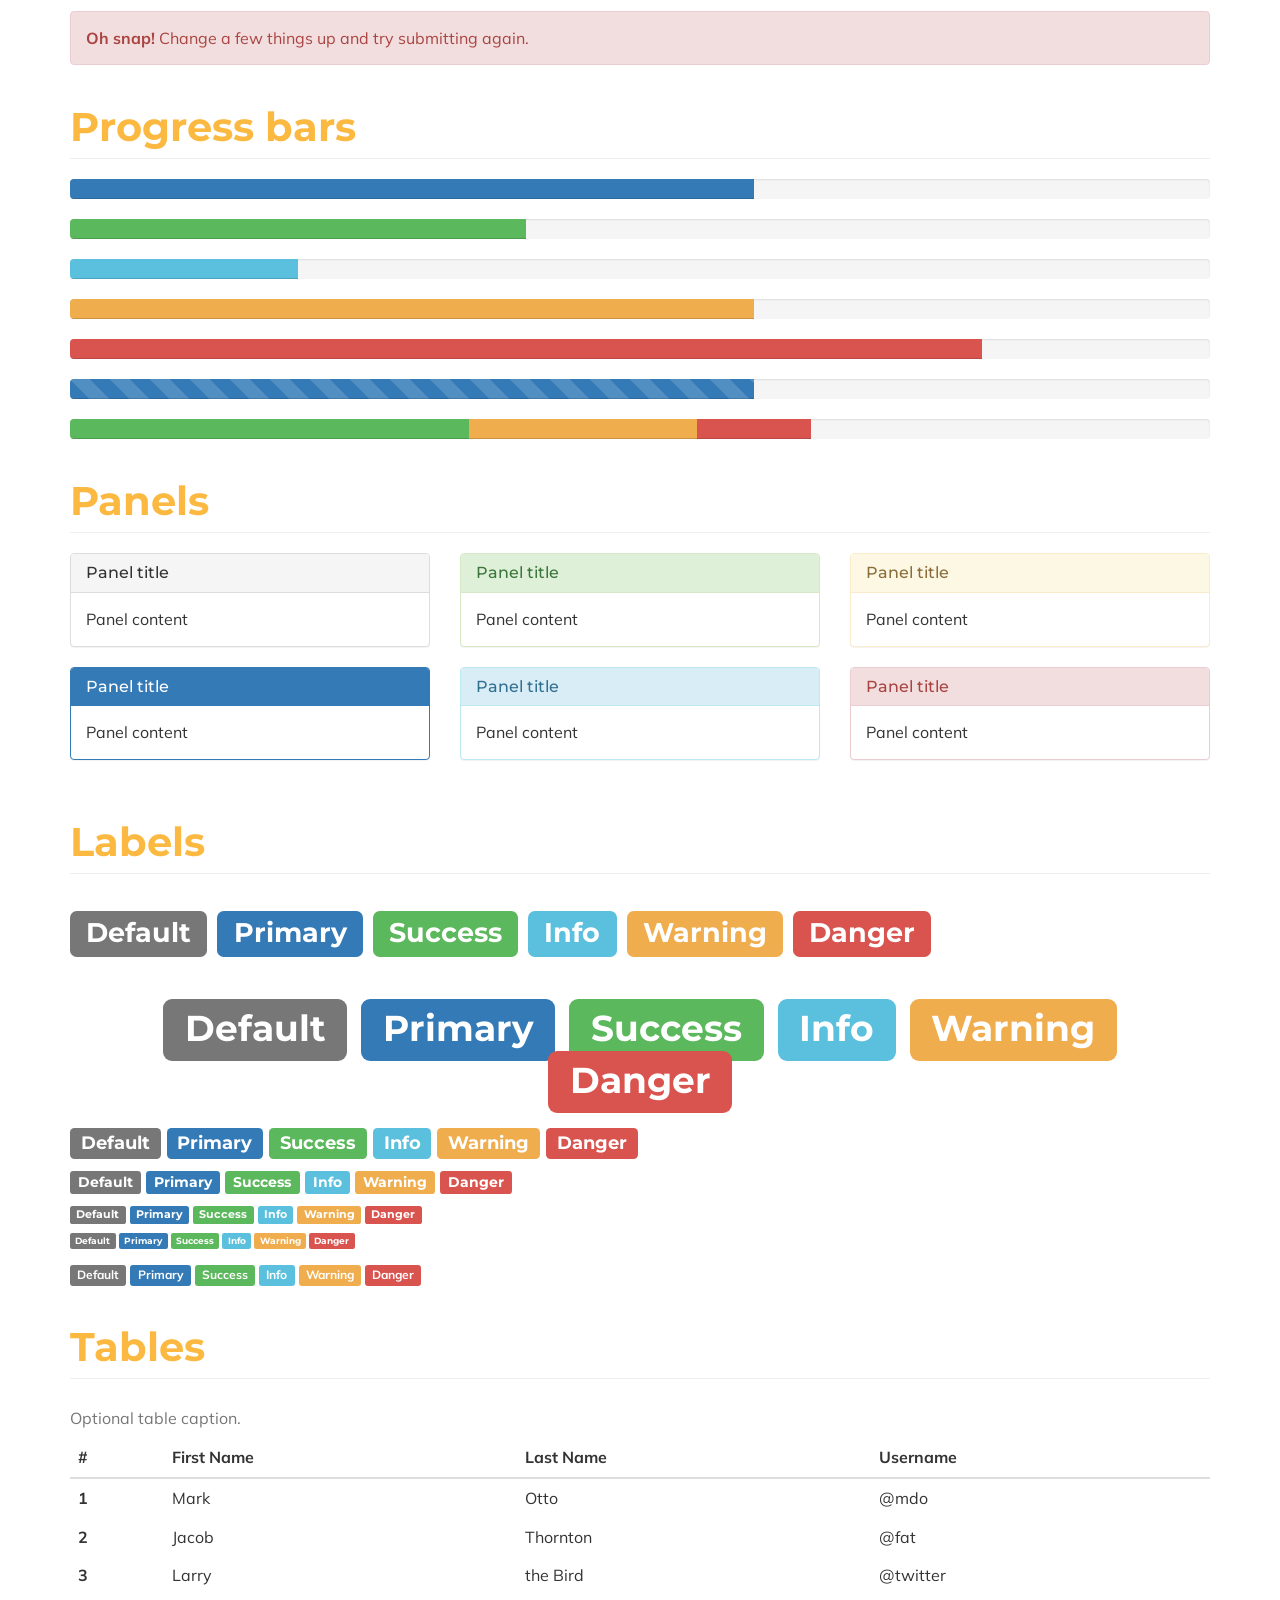
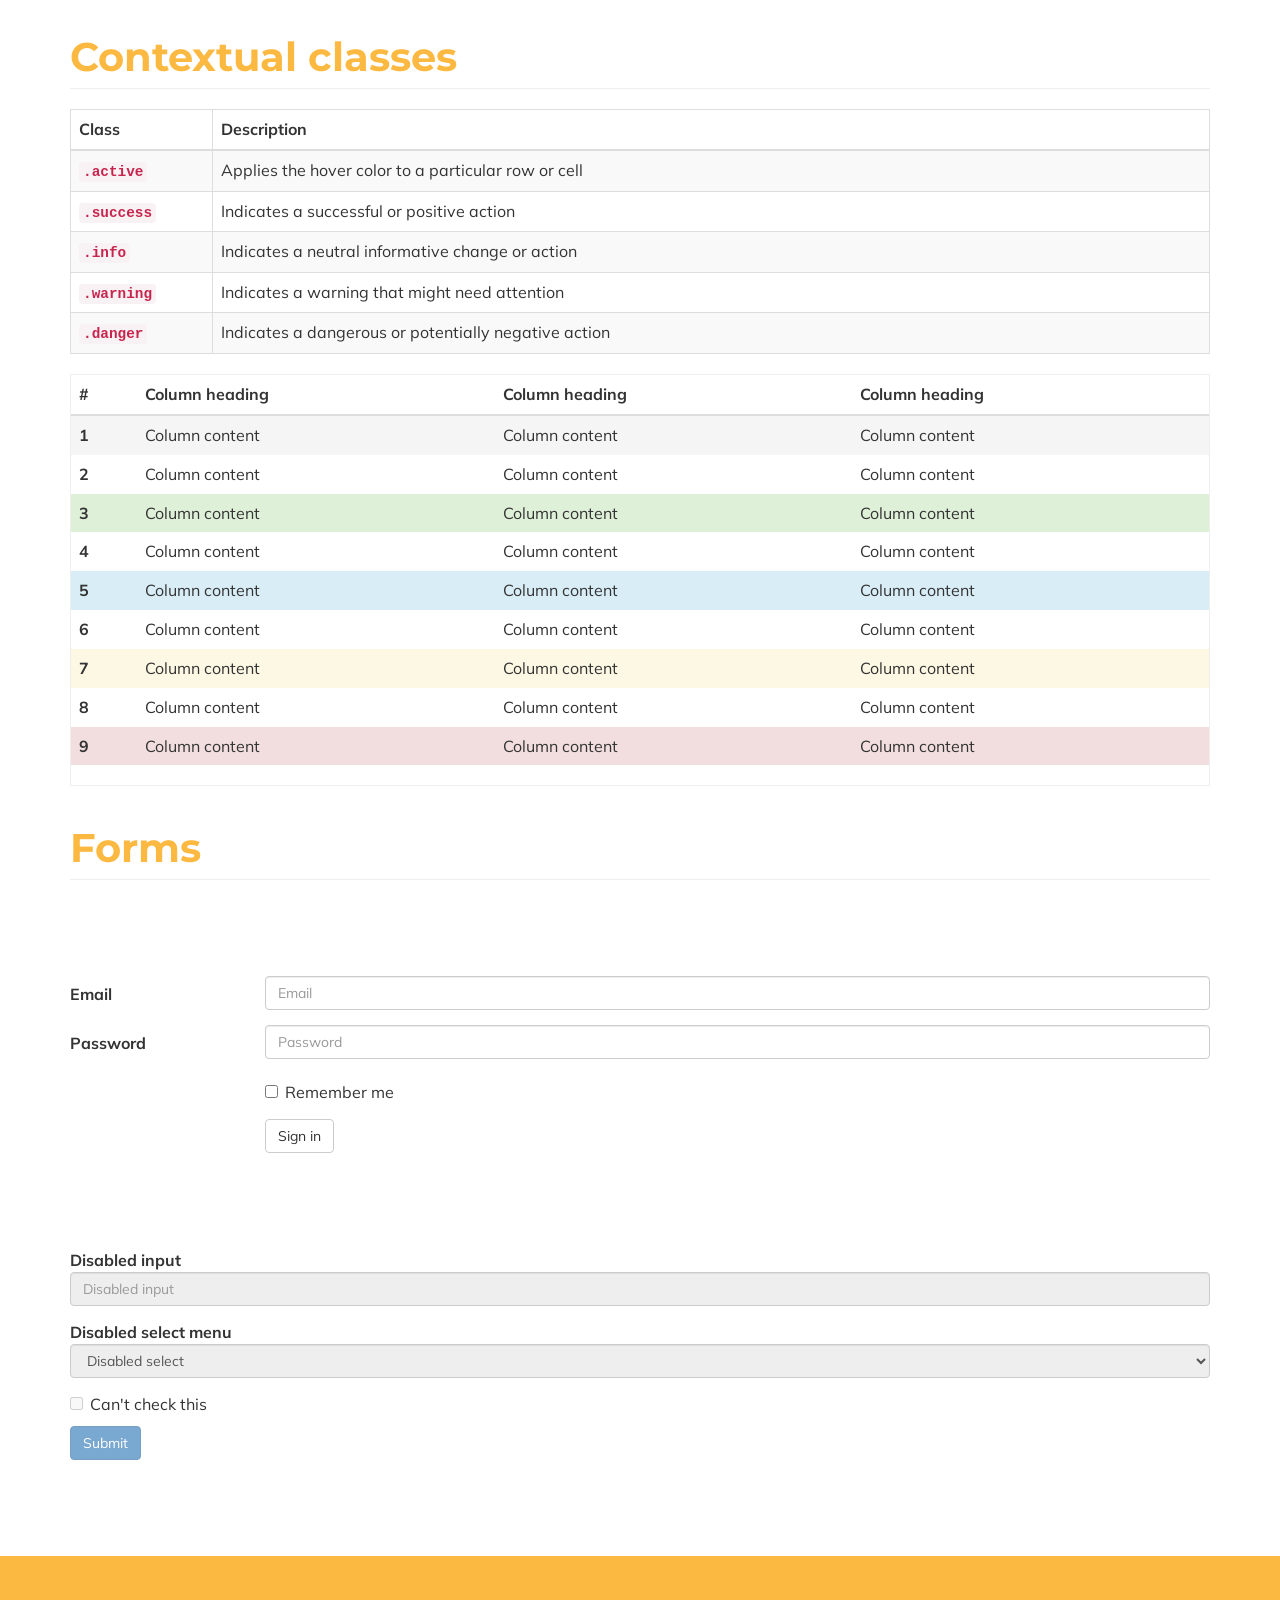
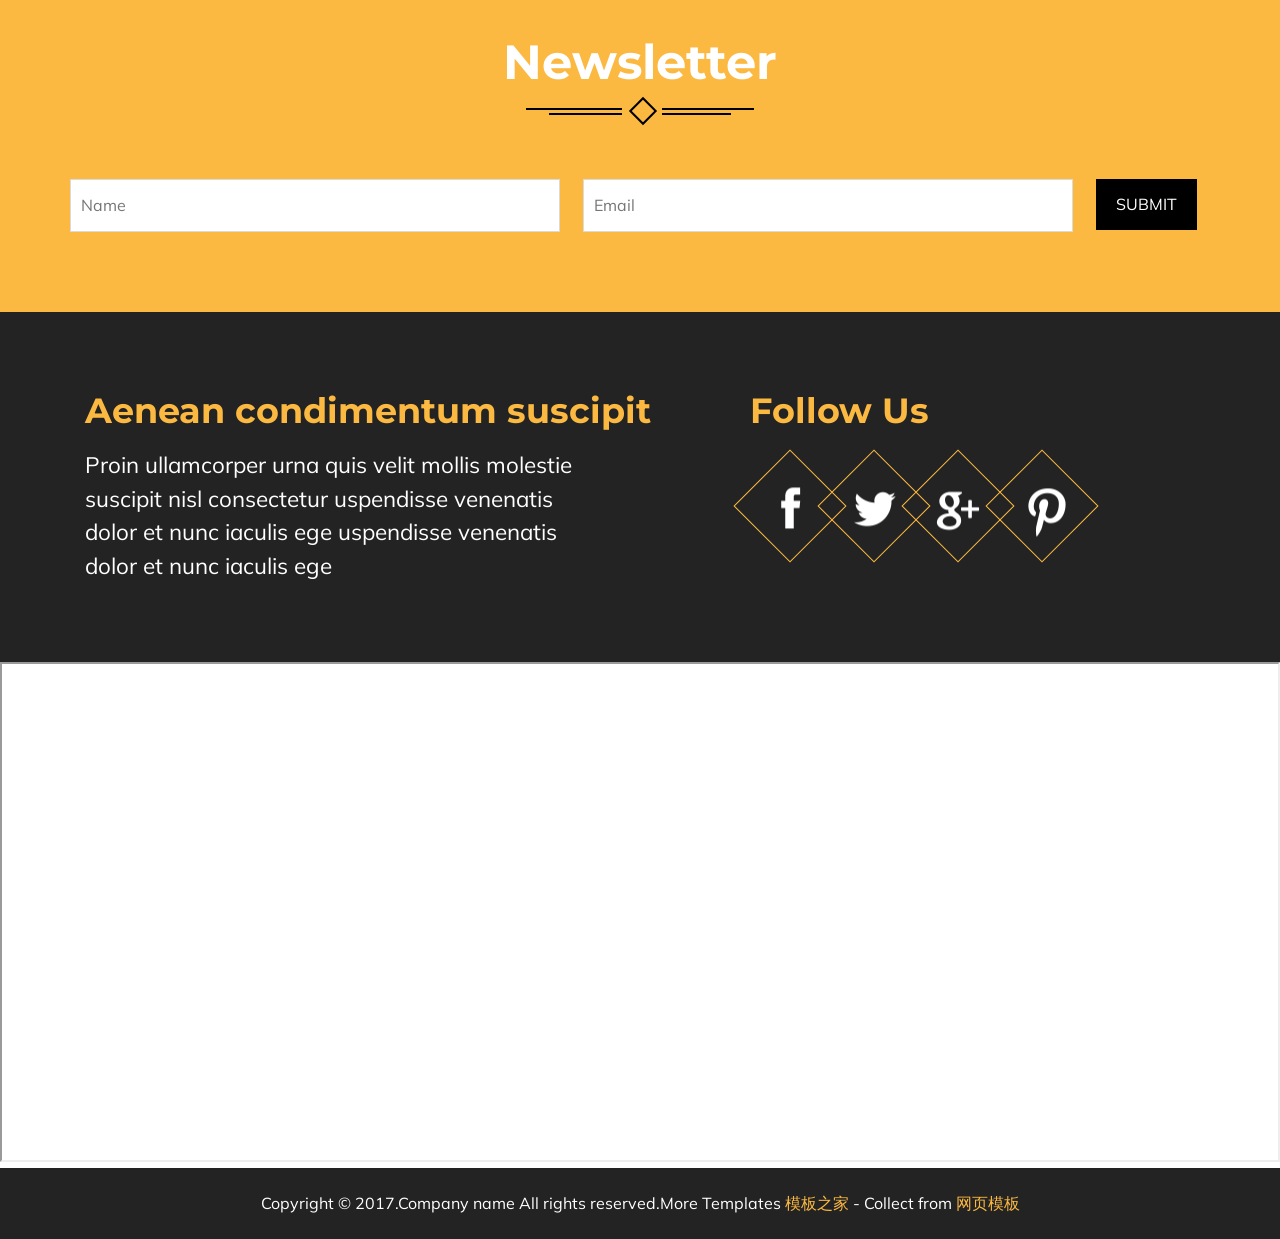
<file: src/main/resources/static/codes.html>
<!DOCTYPE html>
<html>
<head>
<title>Short Codes</title>
<link href="css/bootstrap.css" rel="stylesheet" type="text/css" media="all" />
<!-- Custom Theme files -->
<script src="js/jquery.min.js"></script>
<!--theme-style-->
<link href="css/style.css" rel="stylesheet" type="text/css" media="all" />	
<!--//theme-style-->
<meta name="viewport" content="width=device-width, initial-scale=1">
<meta http-equiv="Content-Type" content="text/html; charset=utf-8" />
<meta name="keywords" content="Agronomics Responsive web template, Bootstrap Web Templates, Flat Web Templates, Android Compatible web template, 
Smartphone Compatible web template, free web designs for Nokia, Samsung, LG, SonyEricsson, Motorola web design" />
<script type="application/x-javascript"> addEventListener("load", function() { setTimeout(hideURLbar, 0); }, false); function hideURLbar(){ window.scrollTo(0,1); } </script>
<link href='http://fonts.googleapis.com/css?family=Muli:400,300' rel='stylesheet' type='text/css'>
<link href='http://fonts.googleapis.com/css?family=Montserrat:400,700' rel='stylesheet' type='text/css'>
</head>
<body>
<!--header-->
<div class="header header1">
	<div class="head" >
		<div class="container">
				<div class="navbar-top">
					<!-- Brand and toggle get grouped for better mobile display -->
					<div class="navbar-header">
					  <button type="button" class="navbar-toggle collapsed" data-toggle="collapse" data-target="#bs-example-navbar-collapse-1">
						<span class="sr-only">Toggle navigation</span>
						<span class="icon-bar"></span>
						<span class="icon-bar"></span>
						<span class="icon-bar"></span>
					  </button>
					<div class="navbar-brand logo ">
							<h1 class="animated wow pulse" data-wow-delay=".5s">
							<a href="index.html"><span><b>A</b></span>agronomics <i>For Best Food</i></a></h1>
						</div>
					</div>

					<!-- Collect the nav links, forms, and other content for toggling -->
					<div class="collapse navbar-collapse" id="bs-example-navbar-collapse-1">
					 <ul class="nav navbar-nav link-effect-4">
					<li ><a href="index.html" data-hover="Home">Home</a> </li>
						<li ><a href="about.html" data-hover="About">About </a> </li>
						<li><a href="gallery.html"  data-hover="Gallery">Gallery</a></li>
							<li class="dropdown active">
							<a href="codes.html" class="dropdown-toggle" data-hover="Pages" data-toggle="dropdown">Pages <b class="caret"></b></a>
							 <ul class="dropdown-menu">
								<li><a href="icons.html">Font Icons</a></li>
								<li><a href="codes.html">Short Codes</a></li>
								
							</ul>
					  </li>
						<li><a href="contact.html" data-hover="Contact">Contact</a></li>
					  </ul>
					</div><!-- /.navbar-collapse -->
				</div>
			<div class="header-left animated wow fadeInLeft animated" data-wow-delay=".5s" >
					<ul>
						<li><i class="glyphicon glyphicon-envelope"></i><a href="mailto:info@example.com">@example.com</a></li>
						<li><i class="glyphicon glyphicon-earphone"></i>+1234 567 892</li>
						
					</ul>
				</div>
			  <div class="clearfix"></div>	
		</div>
	</div>
	<!---->	
</div>

<!--content-->
	<div class="container">
	<div class="page w3layouts contact">
	<div class="ser-top ser-top-c">
					<h3>Short Codes</h3>
					<div class="ser-t">
						<b></b>
						<span><i></i></span>
						<b class="line"></b>
					</div>
				 </div>

		<!--button-->
		<div class="grid_3 grid_4">
			<div class="page-header">
       	<h3>Headings</h3>
      </div>
   
  <div class="bs-example w3layouts">
    <table class="table">
      <tbody>
        <tr>
          <td><h1 id="h1-bootstrap-heading">h1. Bootstrap heading<a class="anchorjs-link" href="#h1.-bootstrap-heading"><span class="anchorjs-icon"></span></a></h1></td>
          <td class="type-info">Semibold 36px</td>
        </tr>
        <tr>
          <td><h2 id="h2-bootstrap-heading">h2. Bootstrap heading<a class="anchorjs-link" href="#h2.-bootstrap-heading"><span class="anchorjs-icon"></span></a></h2></td>
          <td class="type-info">Semibold 30px</td>
        </tr>
        <tr>
          <td><h3 id="h3-bootstrap-heading">h3. Bootstrap heading<a class="anchorjs-link" href="#h3.-bootstrap-heading"><span class="anchorjs-icon"></span></a></h3></td>
          <td class="type-info">Semibold 24px</td>
        </tr>
        <tr>
          <td><h4 id="h4.-bootstrap-heading">h4. Bootstrap heading<a class="anchorjs-link" href="#h4.-bootstrap-heading"><span class="anchorjs-icon"></span></a></h4></td>
          <td class="type-info">Semibold 18px</td>
        </tr>
        <tr>
          <td><h5 id="h5-bootstrap-heading">h5. Bootstrap heading<a class="anchorjs-link" href="#h5.-bootstrap-heading"><span class="anchorjs-icon"></span></a></h5></td>
          <td class="type-info">Semibold 14px</td>
        </tr>
        <tr>
          <td><h6  id="h6-bootstrap-heading">h6. Bootstrap heading</h6></td>
          <td class="type-info">Semibold 12px</td>
        </tr>
      </tbody>
    </table>
    </div>
  </div>
  <!--buttons-->
	<div class="page-header w3layouts">
        <h3>Buttons</h3>
      </div>
      <p class="grid1">
        <button type="button" class="btn btn-lg btn-default">Default</button>
        <button type="button" class="btn btn-lg btn-primary">Primary</button>
        <button type="button" class="btn btn-lg btn-success">Success</button>
        <button type="button" class="btn btn-lg btn-info">Info</button>
        <button type="button" class="btn btn-lg btn-warning">Warning</button>
        <button type="button" class="btn btn-lg btn-danger">Danger</button>
        <button type="button" class="btn btn-lg btn-link">Link</button>
      </p>
      <p class="grid1 ">
        <button type="button" class="btn btn-1 btn-default">Default</button>
        <button type="button" class="btn btn-1 btn-primary">Primary</button>
        <button type="button" class="btn btn-1 btn-success">Success</button>
        <button type="button" class="btn btn-1 btn-info">Info</button>
        <button type="button" class="btn btn-1 btn-warning">Warning</button>
        <button type="button" class="btn btn-1 btn-danger">Danger</button>
        <button type="button" class="btn btn-1 btn-link">Link</button>
      </p>
      <p class="grid1">
        <button type="button" class="btn btn-sm btn-default">Default</button>
        <button type="button" class="btn btn-sm btn-primary">Primary</button>
        <button type="button" class="btn btn-sm btn-success">Success</button>
        <button type="button" class="btn btn-sm btn-info">Info</button>
        <button type="button" class="btn btn-sm btn-warning">Warning</button>
        <button type="button" class="btn btn-sm btn-danger">Danger</button>
        <button type="button" class="btn btn-sm btn-link">Link</button>
      </p>
      <p class="grid1">
        <button type="button" class="btn btn-xs btn-default">Default</button>
        <button type="button" class="btn btn-xs btn-primary">Primary</button>
        <button type="button" class="btn btn-xs btn-success">Success</button>
        <button type="button" class="btn btn-xs btn-info">Info</button>
        <button type="button" class="btn btn-xs btn-warning">Warning</button>
        <button type="button" class="btn btn-xs btn-danger">Danger</button>
        <button type="button" class="btn btn-xs btn-link">Link</button>
      </p>
      <!--//button-->
      <!--bages-->
      <div class="page-header">
        <h3>Badges</h3>
      </div>
      <p>
        <a href="#">Inbox <span class="badge">42</span></a>
      </p>
      <ul class="nav nav-pills wow fadeInLeft animated" data-wow-delay=".5s" role="tablist">
        <li role="presentation" class="active"><a href="#">Home <span class="badge">42</span></a></li>
        <li role="presentation"><a href="#">Profile</a></li>
        <li role="presentation"><a href="#">Messages <span class="badge">3</span></a></li>
      </ul>
       <!--//bages-->
       <!--alerts-->
       <div class="page-header">
        <h3>Alerts</h3>
      </div>
      <div class="alert alert-success" role="alert">
        <strong>Well done!</strong> You successfully read this important alert message.
      </div>
      <div class="alert alert-info" role="alert">
        <strong>Heads up!</strong> This alert needs your attention, but it's not super important.
      </div>
      <div class="alert alert-warning" role="alert">
        <strong>Warning!</strong> Best check yo self, you're not looking too good.
      </div>
      <div class="alert alert-danger" role="alert">
        <strong>Oh snap!</strong> Change a few things up and try submitting again.
      </div>
      <!--//alerts-->
     <!--Progress bars-->
        <div class="page-header">
        <h3>Progress bars</h3>
      </div>
      <div class="progress">
        <div class="progress-bar" role="progressbar" aria-valuenow="60" aria-valuemin="0" aria-valuemax="100" style="width: 60%;"><span class="sr-only">60% Complete</span></div>
      </div>
      <div class="progress">
        <div class="progress-bar progress-bar-success" role="progressbar" aria-valuenow="40" aria-valuemin="0" aria-valuemax="100" style="width: 40%"><span class="sr-only">40% Complete (success)</span></div>
      </div>
      <div class="progress">
        <div class="progress-bar progress-bar-info" role="progressbar" aria-valuenow="20" aria-valuemin="0" aria-valuemax="100" style="width: 20%"><span class="sr-only">20% Complete</span></div>
      </div>
      <div class="progress">
        <div class="progress-bar progress-bar-warning" role="progressbar" aria-valuenow="60" aria-valuemin="0" aria-valuemax="100" style="width: 60%"><span class="sr-only">60% Complete (warning)</span></div>
      </div>
      <div class="progress">
        <div class="progress-bar progress-bar-danger" role="progressbar" aria-valuenow="80" aria-valuemin="0" aria-valuemax="100" style="width: 80%"><span class="sr-only">80% Complete (danger)</span></div>
      </div>
      <div class="progress">
        <div class="progress-bar progress-bar-striped" role="progressbar" aria-valuenow="60" aria-valuemin="0" aria-valuemax="100" style="width: 60%"><span class="sr-only">60% Complete</span></div>
      </div>
      <div class="progress">
        <div class="progress-bar progress-bar-success" style="width: 35%"><span class="sr-only">35% Complete (success)</span></div>
        <div class="progress-bar progress-bar-warning" style="width: 20%"><span class="sr-only">20% Complete (warning)</span></div>
        <div class="progress-bar progress-bar-danger" style="width: 10%"><span class="sr-only">10% Complete (danger)</span></div>
      </div>
      <!--//Progress bars-->
        <!--Panels-->
      <div class="page-header w3layouts">
        <h3>Panels</h3>
      </div>
      <div class="row ">
        <div class="col-sm-4">
          <div class="panel panel-default">
            <div class="panel-heading">
              <h3 class="panel-title">Panel title</h3>
            </div>
            <div class="panel-body">
              Panel content
            </div>
          </div>
          <div class="panel panel-primary">
            <div class="panel-heading">
              <h3 class="panel-title">Panel title</h3>
            </div>
            <div class="panel-body">
              Panel content
            </div>
          </div>
        </div><!-- /.col-sm-4 -->
        <div class="col-sm-4">
          <div class="panel panel-success">
            <div class="panel-heading">
              <h3 class="panel-title">Panel title</h3>
            </div>
            <div class="panel-body">
              Panel content
            </div>
          </div>
          <div class="panel panel-info">
            <div class="panel-heading">
              <h3 class="panel-title">Panel title</h3>
            </div>
            <div class="panel-body">
              Panel content
            </div>
          </div>
        </div><!-- /.col-sm-4 -->
        <div class="col-sm-4">
          <div class="panel panel-warning">
            <div class="panel-heading">
              <h3 class="panel-title">Panel title</h3>
            </div>
            <div class="panel-body">
              Panel content
            </div>
          </div>
          <div class="panel panel-danger">
            <div class="panel-heading">
              <h3 class="panel-title">Panel title</h3>
            </div>
            <div class="panel-body">
              Panel content
            </div>
          </div>
        </div><!-- /.col-sm-4 -->
      </div>
       <!--//Panels-->
        <!--labels-->
       <div class="page-header w3-agileits">
        <h3>Labels</h3>
      </div>
      <h1 class="grid2">
        <span class="label label-default">Default</span>
        <span class="label label-primary">Primary</span>
        <span class="label label-success">Success</span>
        <span class="label label-info">Info</span>
        <span class="label label-warning">Warning</span>
        <span class="label label-danger">Danger</span>
      </h1>
      <h2 class="grid2">
        <span class="label label-default">Default</span>
        <span class="label label-primary">Primary</span>
        <span class="label label-success">Success</span>
        <span class="label label-info">Info</span>
        <span class="label label-warning">Warning</span>
        <span class="label label-danger">Danger</span>
      </h2>
      <h3 class="grid2">
        <span class="label label-default">Default</span>
        <span class="label label-primary">Primary</span>
        <span class="label label-success">Success</span>
        <span class="label label-info">Info</span>
        <span class="label label-warning">Warning</span>
        <span class="label label-danger">Danger</span>
      </h3>
      <h4 class="grid2">
        <span class="label label-default">Default</span>
        <span class="label label-primary">Primary</span>
        <span class="label label-success">Success</span>
        <span class="label label-info">Info</span>
        <span class="label label-warning">Warning</span>
        <span class="label label-danger">Danger</span>
      </h4>
      <h5 class="grid2">
        <span class="label label-default">Default</span>
        <span class="label label-primary">Primary</span>
        <span class="label label-success">Success</span>
        <span class="label label-info">Info</span>
        <span class="label label-warning">Warning</span>
        <span class="label label-danger">Danger</span>
      </h5>
      <h6 class="grid2">
        <span class="label label-default">Default</span>
        <span class="label label-primary">Primary</span>
        <span class="label label-success">Success</span>
        <span class="label label-info">Info</span>
        <span class="label label-warning">Warning</span>
        <span class="label label-danger">Danger</span>
      </h6>
      <p class="grid2">
        <span class="label label-default">Default</span>
        <span class="label label-primary">Primary</span>
        <span class="label label-success">Success</span>
        <span class="label label-info">Info</span>
        <span class="label label-warning">Warning</span>
        <span class="label label-danger">Danger</span>
      </p>
       <!--//labels-->
	
	<!--table-->
	 <div class="page-header w3-agileits">
        <h3>Tables</h3>
      </div>
  
  <div class="bs-example " data-example-id="simple-table">
    <table class="table">
      <caption>Optional table caption.</caption>
      <thead>
        <tr>
          <th>#</th>
          <th>First Name</th>
          <th>Last Name</th>
          <th>Username</th>
        </tr>
      </thead>
      <tbody>
        <tr>
          <th scope="row">1</th>
          <td>Mark</td>
          <td>Otto</td>
          <td>@mdo</td>
        </tr>
        <tr>
          <th scope="row">2</th>
          <td>Jacob</td>
          <td>Thornton</td>
          <td>@fat</td>
        </tr>
        <tr>
          <th scope="row">3</th>
          <td>Larry</td>
          <td>the Bird</td>
          <td>@twitter</td>
        </tr>
      </tbody>
    </table>
  </div><!-- /example -->
	<!--//table-->
	<!--Contextual classes-->
	 <div class="page-header w3-agileits">
        <h3>Contextual classes</h3>
      </div>
      <div class="table-responsive ">
    <table class="table table-bordered table-striped">
      <colgroup>
        <col class="col-xs-1">
        <col class="col-xs-7">
      </colgroup>
      <thead>
        <tr>
          <th>Class</th>
          <th>Description</th>
        </tr>
      </thead>
      <tbody>
        <tr>
          <th scope="row">
            <code>.active</code>
          </th>
          <td>Applies the hover color to a particular row or cell</td>
        </tr>
        <tr>
          <th scope="row">
            <code>.success</code>
          </th>
          <td>Indicates a successful or positive action</td>
        </tr>
        <tr>
          <th scope="row">
            <code>.info</code>
          </th>
          <td>Indicates a neutral informative change or action</td>
        </tr>
        <tr>
          <th scope="row">
            <code>.warning</code>
          </th>
          <td>Indicates a warning that might need attention</td>
        </tr>
        <tr>
          <th scope="row">
            <code>.danger</code>
          </th>
          <td>Indicates a dangerous or potentially negative action</td>
        </tr>
      </tbody>
    </table>
  </div>
  <div class="bs-example " data-example-id="contextual-table" style="border: 1px solid #eee">
    <table class="table">
      <thead>
        <tr>
          <th>#</th>
          <th>Column heading</th>
          <th>Column heading</th>
          <th>Column heading</th>
        </tr>
      </thead>
      <tbody>
        <tr class="active">
          <th scope="row">1</th>
          <td>Column content</td>
          <td>Column content</td>
          <td>Column content</td>
        </tr>
        <tr>
          <th scope="row">2</th>
          <td>Column content</td>
          <td>Column content</td>
          <td>Column content</td>
        </tr>
        <tr class="success">
          <th scope="row">3</th>
          <td>Column content</td>
          <td>Column content</td>
          <td>Column content</td>
        </tr>
        <tr>
          <th scope="row">4</th>
          <td>Column content</td>
          <td>Column content</td>
          <td>Column content</td>
        </tr>
        <tr class="info">
          <th scope="row">5</th>
          <td>Column content</td>
          <td>Column content</td>
          <td>Column content</td>
        </tr>
        <tr>
          <th scope="row">6</th>
          <td>Column content</td>
          <td>Column content</td>
          <td>Column content</td>
        </tr>
        <tr class="warning">
          <th scope="row">7</th>
          <td>Column content</td>
          <td>Column content</td>
          <td>Column content</td>
        </tr>
        <tr>
          <th scope="row">8</th>
          <td>Column content</td>
          <td>Column content</td>
          <td>Column content</td>
        </tr>
        <tr class="danger">
          <th scope="row">9</th>
          <td>Column content</td>
          <td>Column content</td>
          <td>Column content</td>
        </tr>
      </tbody>
    </table>
  </div>
	<!--//Contextual classes-->
	<!--Forms-->
	<div class="page-header w3-agileits">
        <h3>Forms</h3>
      </div>
  <div class="bs-example " data-example-id="simple-horizontal-form">
    <form class="form-horizontal">
      <div class="form-group">
        <label for="inputEmail3" class="col-sm-2 control-label">Email</label>
        <div class="col-sm-10">
          <input type="email" class="form-control" id="inputEmail3" placeholder="Email">
        </div>
      </div>
      <div class="form-group">
        <label for="inputPassword3" class="col-sm-2 control-label">Password</label>
        <div class="col-sm-10">
          <input type="password" class="form-control" id="inputPassword3" placeholder="Password">
        </div>
      </div>
      <div class="form-group">
        <div class="col-sm-offset-2 col-sm-10">
          <div class="checkbox">
            <label>
              <input type="checkbox"> Remember me
            </label>
          </div>
        </div>
      </div>
      <div class="form-group">
        <div class="col-sm-offset-2 col-sm-10">
          <button type="submit" class="btn btn-default">Sign in</button>
        </div>
      </div>
    </form>
  </div>
  <div class="bs-example " data-example-id="disabled-fieldset">
    <form action="#" method="post">
      <fieldset disabled="">
        <div class="form-group">
          <label for="disabledTextInput">Disabled input</label>
          <input type="text" id="disabledTextInput" class="form-control" placeholder="Disabled input">
        </div>
        <div class="form-group">
          <label for="disabledSelect">Disabled select menu</label>
          <select id="disabledSelect" class="form-control">
            <option>Disabled select</option>
          </select>
        </div>
        <div class="checkbox">
          <label>
            <input type="checkbox"> Can't check this
          </label>
        </div>
        <button type="submit" class="btn btn-primary">Submit</button>
      </fieldset>
    </form>
  </div>
	<!--//forms-->
	</div>
</div>
<!--//content-->
<div class=" news-letter w3-agileits">
<div class="container">
 <div class="ser-top ser-top1 agile-info-w3l">
	<h3>Newsletter</h3>
	<div class="ser-t ser-t1">
		<b></b>
		<span><i></i></span>
		<b class="line"></b>
	</div>
 </div>
				
			<form action="#" method="post">
					<input type="text" placeholder="Name" name="Name"  required="">
					<input type="text" placeholder="Email" name="Email"  required="">
					<input type="submit" value="Submit">
					<div class="clearfix"> </div>
				</form>
			</div>
			</div>
<!--footer-->
<div class="footer wthree">
	<div class="container">
		<div class="col-md-7 footer-bottom ">
			<h4>Aenean condimentum suscipit</h4>
			<p>Proin ullamcorper urna quis velit mollis molestie suscipit nisl consectetur
			uspendisse venenatis dolor et nunc iaculis ege uspendisse venenatis dolor et nunc iaculis ege</p>
		</div>
			<div class="col-md-5 footer-bottom1 ">
			<h4>Follow Us</h4>
				<ul class="social">
						
						<li><a href="#"><i></i></a></li>
						<li><a href="#"><i class="icon"></i></a></li>
						<li><a href="#"><i class="icon1"></i></a></li>
						<li><a href="#"><i class="icon2"></i></a></li>
						
					</ul>
			</div>
				<div class="clearfix"> </div>
	</div>	
</div>
<div class="map w3layouts-agile">
<iframe src=""  allowfullscreen></iframe>
</div>
	<div class="copy w3layouts-agile">
		<p class="footer-grid ">Copyright &copy; 2017.Company name All rights reserved.More Templates <a href="http://www.cssmoban.com/" target="_blank" title="模板之家">模板之家</a> - Collect from <a href="http://www.cssmoban.com/" title="网页模板" target="_blank">网页模板</a></p>
	</div>
<!-- for bootstrap working -->
	<script src="js/bootstrap.min.js"></script>
<!-- //for bootstrap working -->
</body>
</html>
</file>
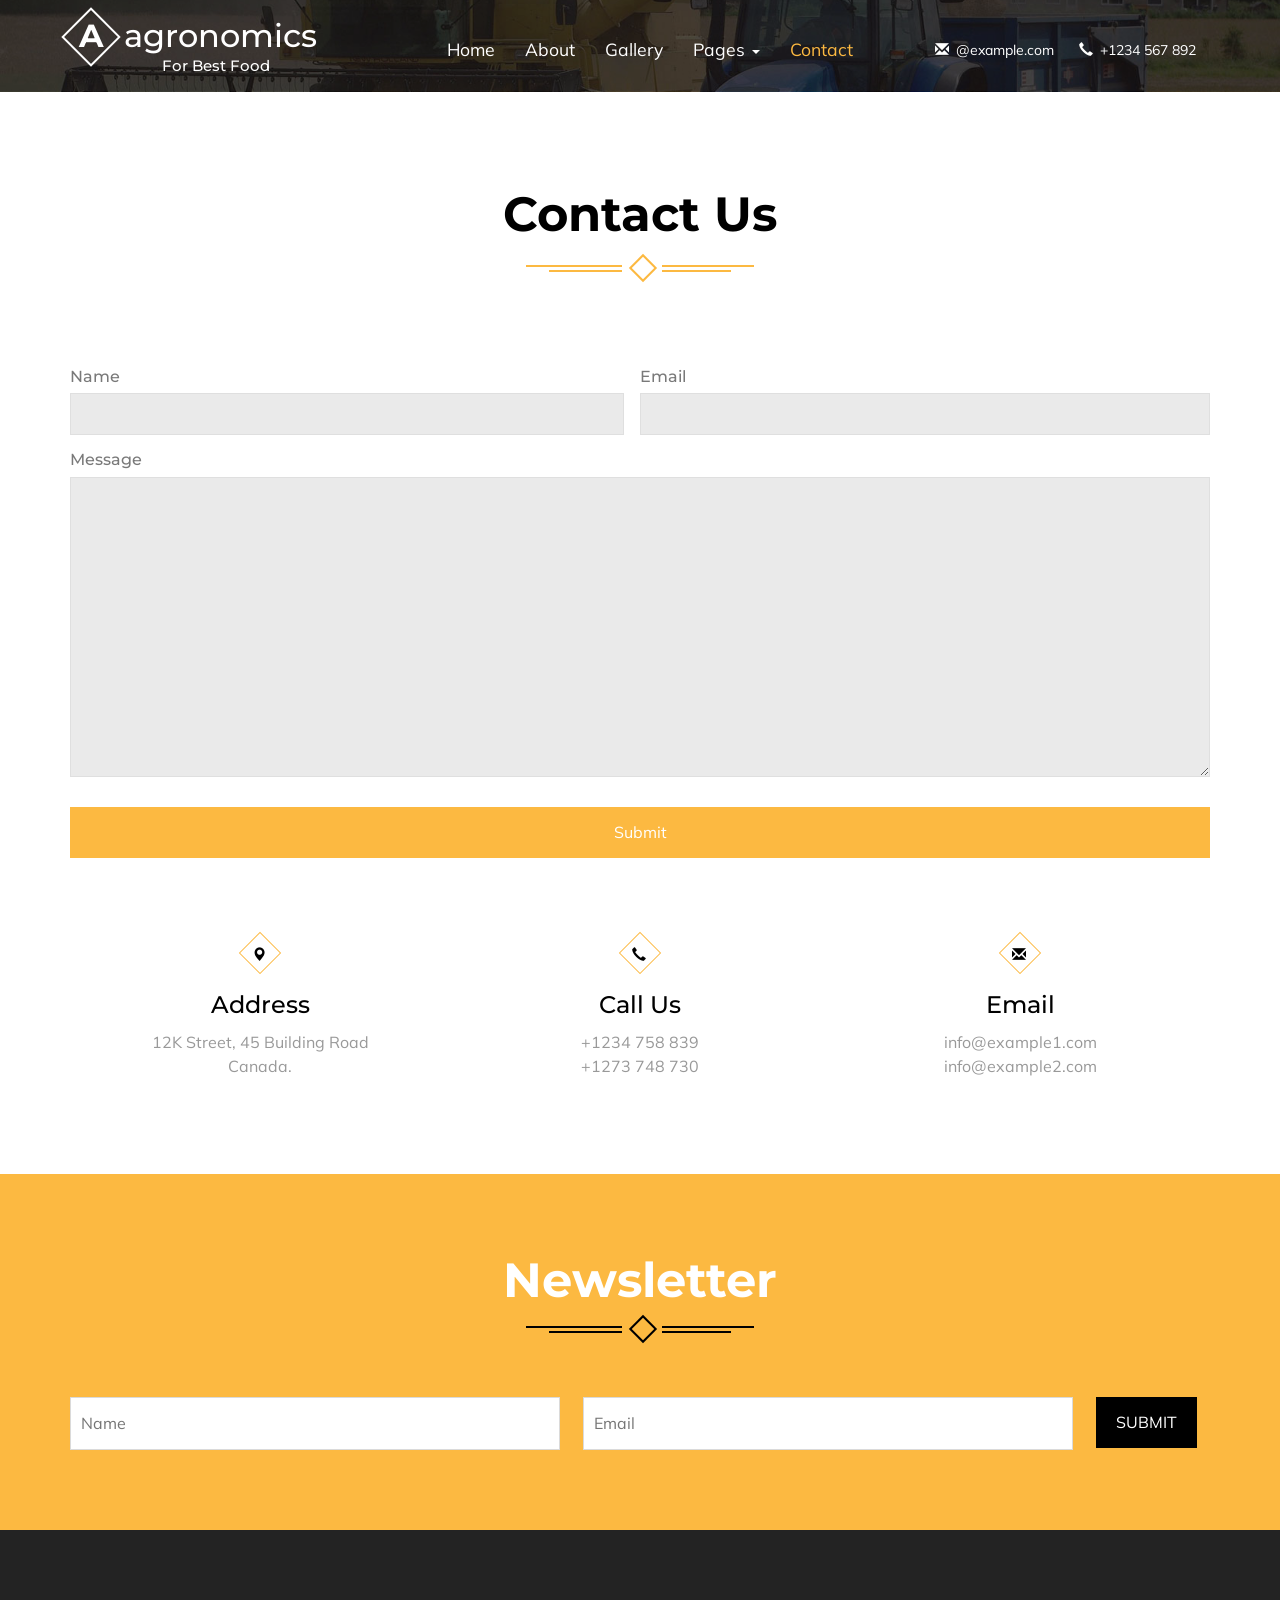
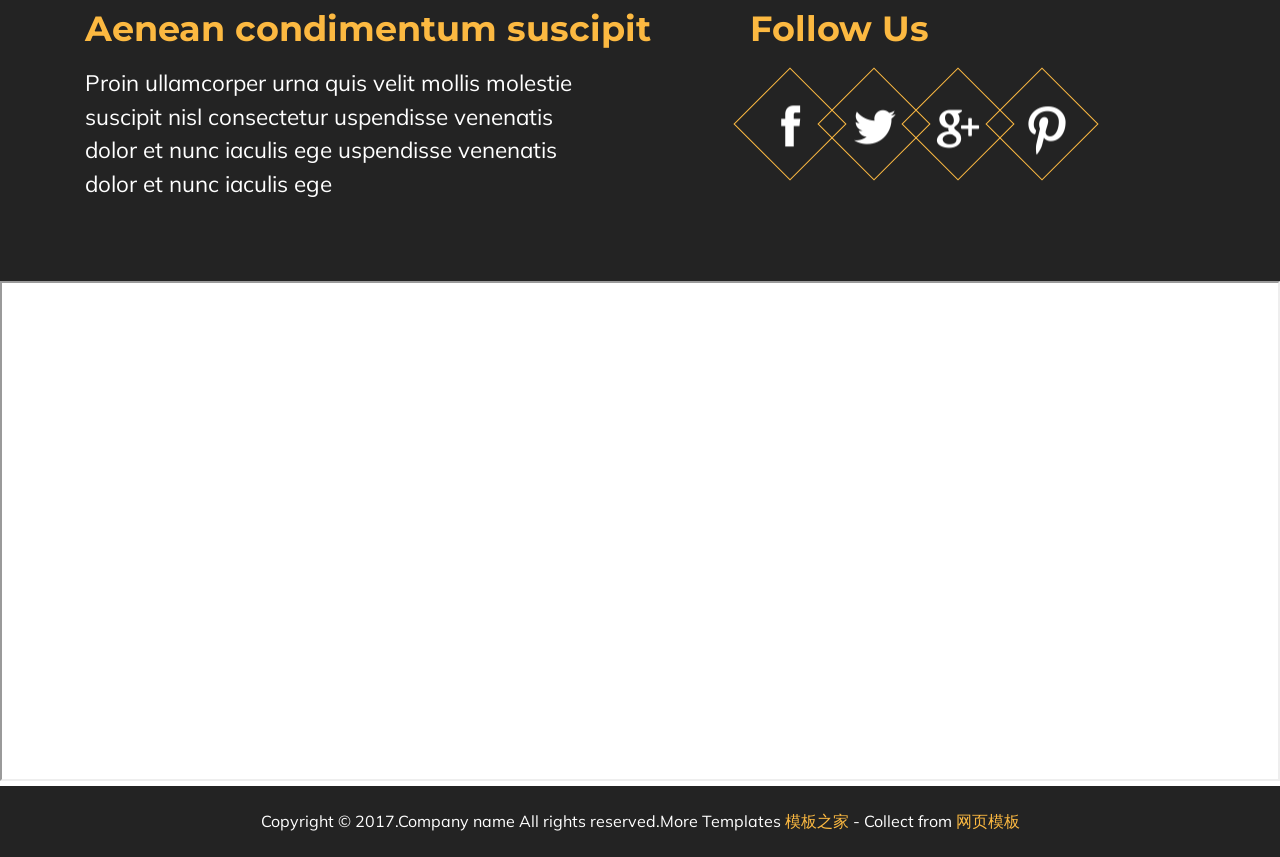
<file: src/main/resources/static/contact.html>
<!DOCTYPE html>
<html>
<head>
<title>Contact</title>
<link href="css/bootstrap.css" rel="stylesheet" type="text/css" media="all" />
<!-- Custom Theme files -->
<script src="js/jquery.min.js"></script>
<!--theme-style-->
<link href="css/style.css" rel="stylesheet" type="text/css" media="all" />	
<!--//theme-style-->
<meta name="viewport" content="width=device-width, initial-scale=1">
<meta http-equiv="Content-Type" content="text/html; charset=utf-8" />
<meta name="keywords" content="Agronomics Responsive web template, Bootstrap Web Templates, Flat Web Templates, Android Compatible web template, 
Smartphone Compatible web template, free web designs for Nokia, Samsung, LG, SonyEricsson, Motorola web design" />
<script type="application/x-javascript"> addEventListener("load", function() { setTimeout(hideURLbar, 0); }, false); function hideURLbar(){ window.scrollTo(0,1); } </script>

<link href='http://fonts.googleapis.com/css?family=Muli:400,300' rel='stylesheet' type='text/css'>
<link href='http://fonts.googleapis.com/css?family=Montserrat:400,700' rel='stylesheet' type='text/css'>
</head>
<body>
<!--header-->
<div class="header header1" >
	<div class="head" >
		<div class="container">
				<div class="navbar-top">
					<!-- Brand and toggle get grouped for better mobile display -->
					<div class="navbar-header">
					  <button type="button" class="navbar-toggle collapsed" data-toggle="collapse" data-target="#bs-example-navbar-collapse-1">
						<span class="sr-only">Toggle navigation</span>
						<span class="icon-bar"></span>
						<span class="icon-bar"></span>
						<span class="icon-bar"></span>
					  </button>
					<div class="navbar-brand logo ">
							<h1 class="animated wow pulse" data-wow-delay=".5s">
							<a href="index.html"><span><b>A</b></span>agronomics <i>For Best Food</i></a></h1>
						</div>

					</div>

					<!-- Collect the nav links, forms, and other content for toggling -->
					<div class="collapse navbar-collapse" id="bs-example-navbar-collapse-1">
					 <ul class="nav navbar-nav link-effect-4">
					<li ><a href="index.html" data-hover="Home">Home</a> </li>
						<li ><a href="about.html" data-hover="About">About </a> </li>
						<li><a href="gallery.html"  data-hover="Gallery">Gallery</a></li>
						<li class="dropdown">
							<a href="codes.html" class="dropdown-toggle" data-hover="Pages" data-toggle="dropdown">Pages <b class="caret"></b></a>
							 <ul class="dropdown-menu">
								<li><a href="icons.html">Font Icons</a></li>
								<li><a href="codes.html">Short Codes</a></li>
								
							</ul>
					  </li>
						<li class="active"><a href="contact.html" data-hover="Contact">Contact</a></li>
					  </ul>
					</div><!-- /.navbar-collapse -->
				</div>
	
			<div class="header-left animated wow fadeInLeft animated" data-wow-delay=".5s" >
					<ul>
						<li><i class="glyphicon glyphicon-envelope"></i><a href="mailto:info@example.com">@example.com</a></li>
						<li><i class="glyphicon glyphicon-earphone"></i>+1234 567 892</li>
						
					</ul>
				</div>
			  <div class="clearfix"></div>	
		</div>
	</div>
	<!---->	
</div>


<!-- contact -->
	<div class="contact w3layouts-agile">
		<div class="container">
			<h2 >Contact Us</h2>
			<div class="ser-t">
				<b></b>
				<span><i></i></span>
				<b class="line"></b>
			</div>
			<form action="#" method="post">
			<div class="contact-grids1">
						<div class="col-md-6 contact-form1">
							<h4>Name</h4>
							<input type="text"  name="Name" placeholder="" required="">
						</div>
						<div class="col-md-6 contact-form1">
							<h4>Email</h4>
							<input type="email" name="Email" placeholder="" required="">
						</div>
						
						<div class="clearfix"> </div>
				<div class="contact-me animated wow slideInUp" data-wow-delay=".5s">
					<h4>Message</h4>
				
						<textarea name="Message"  placeholder="" required=""> </textarea>
						
				
				</div>
				<div class="contact-form">
							<input type="submit" value="Submit" >
						</div>
			</div>
			</form>
			<div class="contact-grids wthree">
				<div class="col-md-4 contact-grid w3-agileits ">
					<div class="contact-grid1">
						<div class="con-ic">
							<i class="glyphicon glyphicon-map-marker" aria-hidden="true"></i>
						</div>
						
							<h4>Address</h4>
							<p>12K Street, 45 Building Road <span>Canada.</span></p>
						
					</div>
				</div>
				<div class="col-md-4 contact-grid w3-agileits">
					<div class="contact-grid1">
						<div class="con-ic">
							<i class="glyphicon glyphicon-earphone" aria-hidden="true"></i>
					</div>
							<h4>Call Us</h4>
							<p>+1234 758 839<span>+1273 748 730</span></p>
						
					</div>
				</div>
				<div class="col-md-4 contact-grid w3-agileits">
					<div class="contact-grid1">
						<div class="con-ic">
							<i class="glyphicon glyphicon-envelope" aria-hidden="true"></i>
						</div>
							<h4>Email</h4>
							<p><a href="mailto:info@example.com">info@example1.com</a><span><a href="mailto:info@example.com">info@example2.com</a></span></p>
						
					</div>
				</div>
				<div class="clearfix"> </div>
			</div>
		</div>
	</div>
	
<!-- //contact -->
<!--//content-->
<div class=" news-letter w3-agileits">
<div class="container">
 <div class="ser-top ser-top1 agile-info-w3l">
	<h3>Newsletter</h3>
	<div class="ser-t ser-t1">
		<b></b>
		<span><i></i></span>
		<b class="line"></b>
	</div>
 </div>
			<form action="#" method="post">
					<input type="text" placeholder="Name" name="Name"  required="">
					<input type="text" placeholder="Email" name="Email"  required="">
					<input type="submit" value="Submit">
					<div class="clearfix"> </div>
				</form>
			</div>
			</div>
<!--footer-->
<div class="footer wthree">
	<div class="container">
		<div class="col-md-7 footer-bottom ">
			<h4>Aenean condimentum suscipit</h4>
			<p>Proin ullamcorper urna quis velit mollis molestie suscipit nisl consectetur
			uspendisse venenatis dolor et nunc iaculis ege uspendisse venenatis dolor et nunc iaculis ege</p>
		</div>
			<div class="col-md-5 footer-bottom1 ">
			<h4>Follow Us</h4>
				<ul class="social">
						
						<li><a href="#"><i></i></a></li>
						<li><a href="#"><i class="icon"></i></a></li>
						<li><a href="#"><i class="icon1"></i></a></li>
						<li><a href="#"><i class="icon2"></i></a></li>
						
					</ul>
			</div>
				<div class="clearfix"> </div>
	</div>	
</div>
<div class="map w3layouts-agile">
<iframe src=""  allowfullscreen></iframe>
</div>
	<div class="copy w3layouts-agile">
		<p class="footer-grid ">Copyright &copy; 2017.Company name All rights reserved.More Templates <a href="http://www.cssmoban.com/" target="_blank" title="模板之家">模板之家</a> - Collect from <a href="http://www.cssmoban.com/" title="网页模板" target="_blank">网页模板</a></p>
	</div>
<!-- for bootstrap working -->
	<script src="js/bootstrap.min.js"></script>
<!-- //for bootstrap working -->
</body>
</html>
</file>
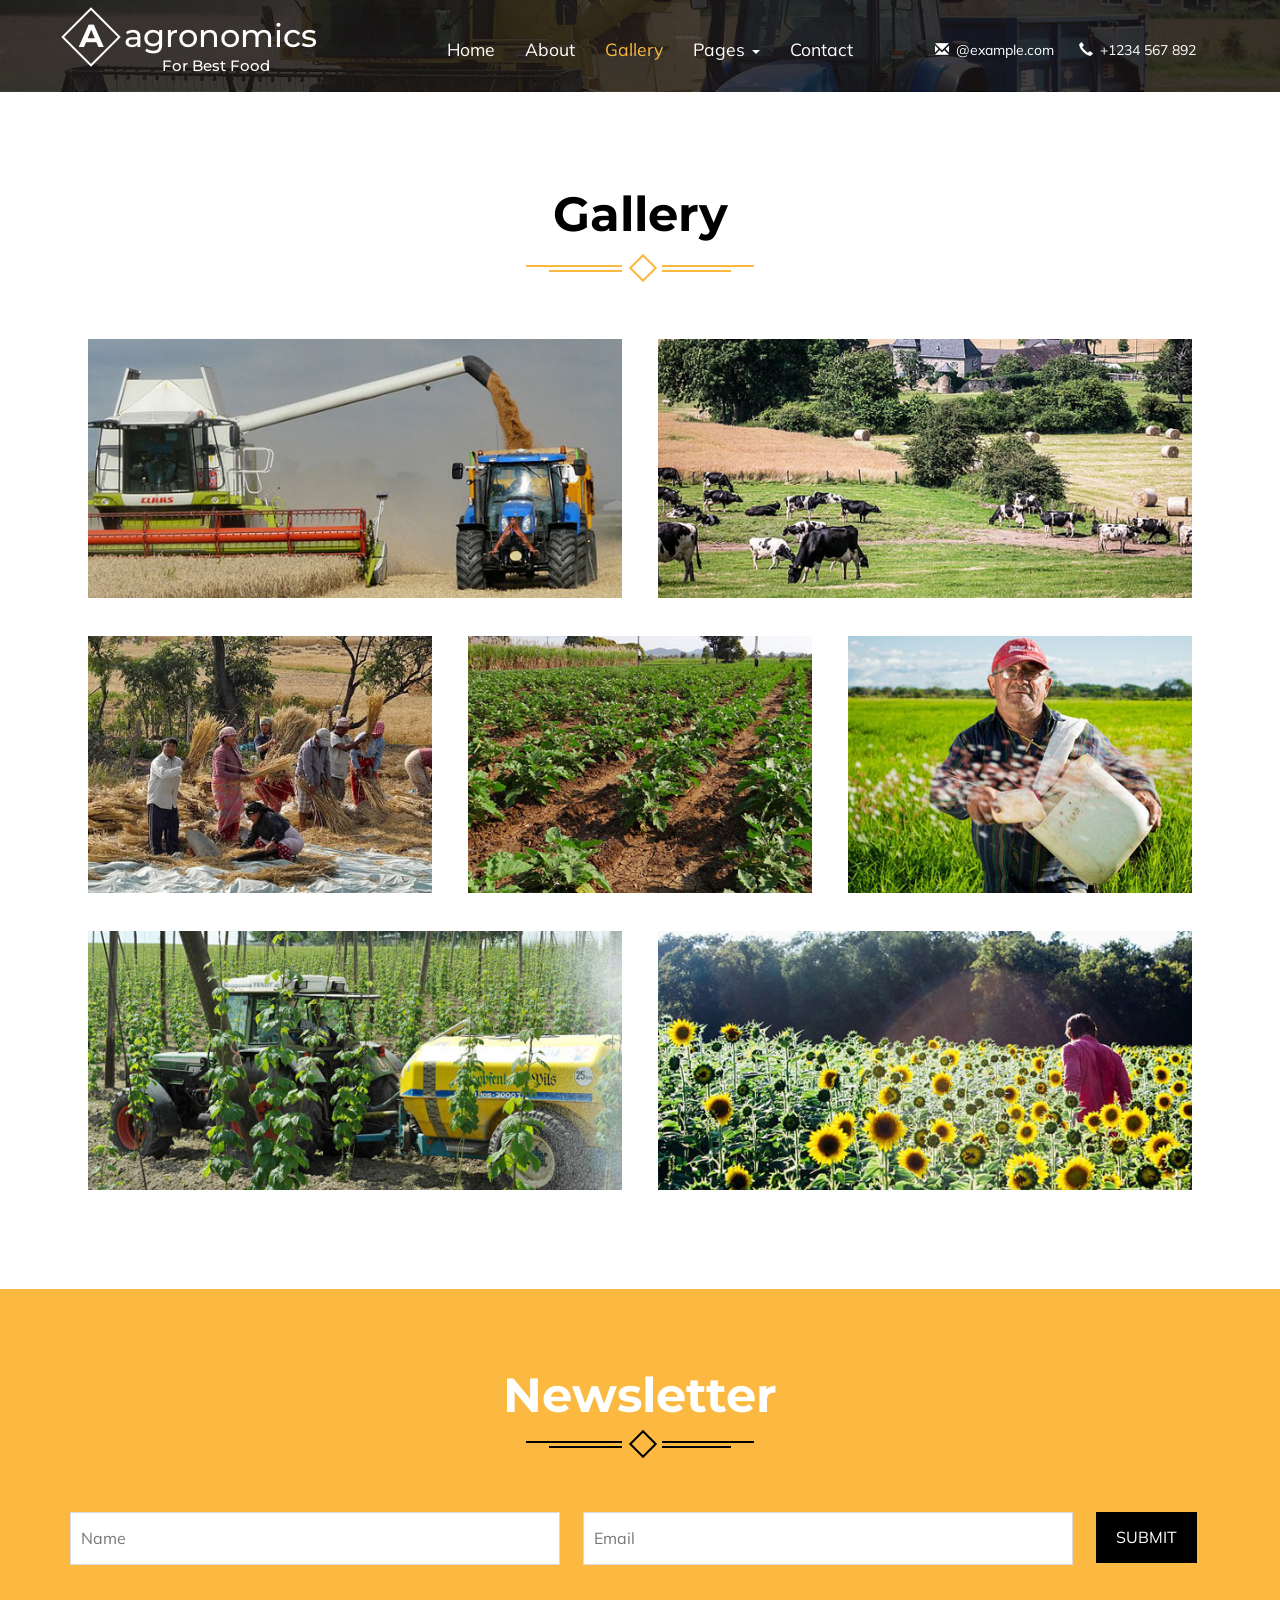
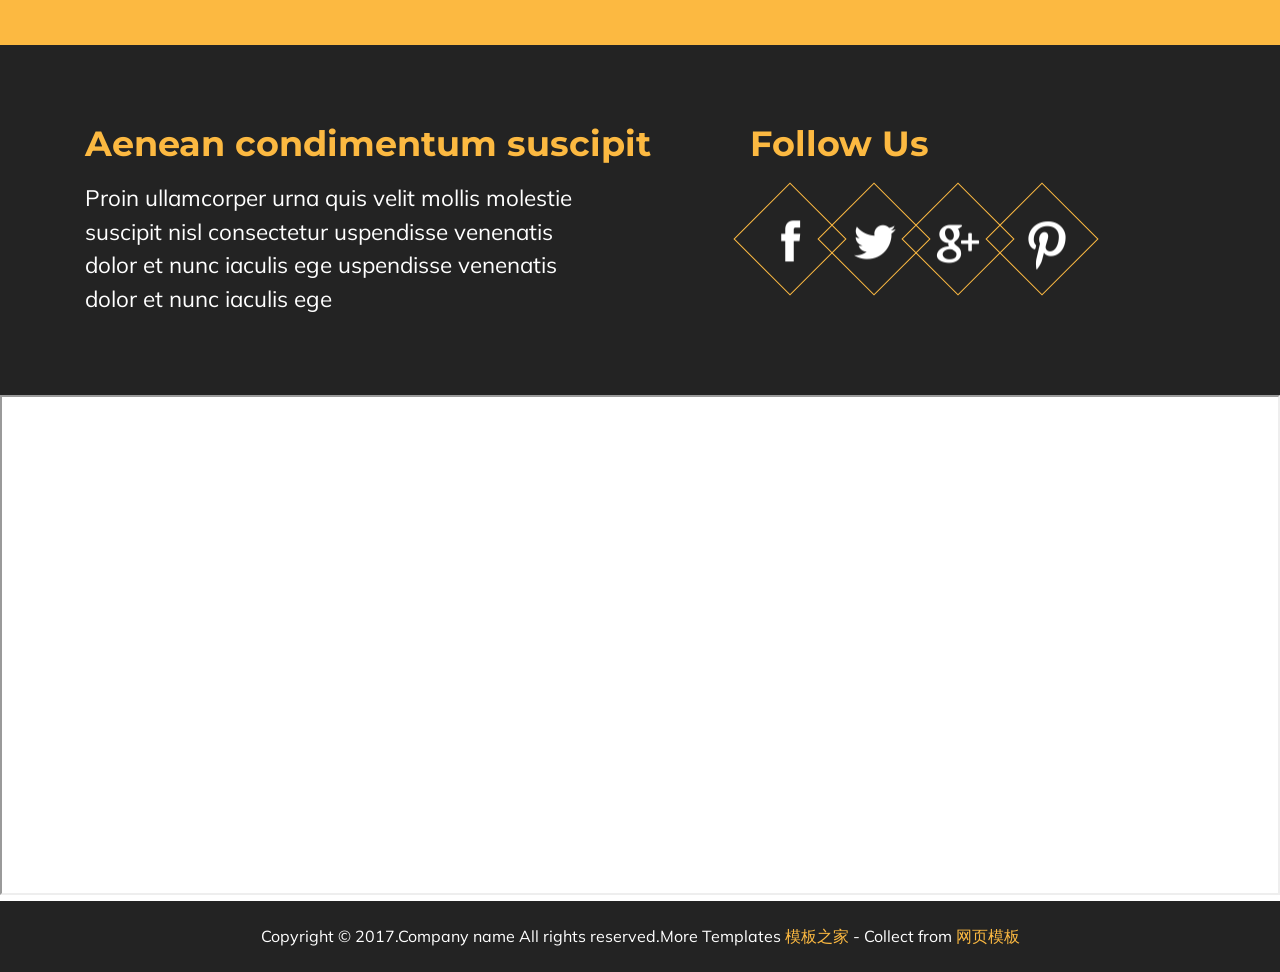
<file: src/main/resources/static/gallery.html>
<!DOCTYPE html>
<html>
<head>
<title>Gallery</title>
<link href="css/bootstrap.css" rel="stylesheet" type="text/css" media="all" />
<!-- Custom Theme files -->
<script src="js/jquery.min.js"></script>
<!--theme-style-->
<link href="css/style.css" rel="stylesheet" type="text/css" media="all" />	
<!--//theme-style-->
<meta name="viewport" content="width=device-width, initial-scale=1">
<meta http-equiv="Content-Type" content="text/html; charset=utf-8" />
<meta name="keywords" content="Agronomics Responsive web template, Bootstrap Web Templates, Flat Web Templates, Android Compatible web template, 
Smartphone Compatible web template, free web designs for Nokia, Samsung, LG, SonyEricsson, Motorola web design" />
<script type="application/x-javascript"> addEventListener("load", function() { setTimeout(hideURLbar, 0); }, false); function hideURLbar(){ window.scrollTo(0,1); } </script>

<link href='http://fonts.googleapis.com/css?family=Muli:400,300' rel='stylesheet' type='text/css'>
<link href='http://fonts.googleapis.com/css?family=Montserrat:400,700' rel='stylesheet' type='text/css'>
  
<link href="css/galleryeffect.css" rel="stylesheet" type="text/css" media="all" />
</head>
<body>
<!--header-->
<div class="header header1" >
	<div class="head" >
		<div class="container">
				<div class="navbar-top">
					<!-- Brand and toggle get grouped for better mobile display -->
					<div class="navbar-header">
					  <button type="button" class="navbar-toggle collapsed" data-toggle="collapse" data-target="#bs-example-navbar-collapse-1">
						<span class="sr-only">Toggle navigation</span>
						<span class="icon-bar"></span>
						<span class="icon-bar"></span>
						<span class="icon-bar"></span>
					  </button>
						<div class="navbar-brand logo ">
							<h1 class="animated wow pulse" data-wow-delay=".5s">
							<a href="index.html"><span><b>A</b></span>agronomics <i>For Best Food</i></a></h1>
						</div>
					</div>

					<!-- Collect the nav links, forms, and other content for toggling -->
					<div class="collapse navbar-collapse" id="bs-example-navbar-collapse-1">
					 <ul class="nav navbar-nav link-effect-4">
					<li ><a href="index.html" data-hover="Home">Home</a> </li>
						<li ><a href="about.html" data-hover="About">About </a> </li>
						<li class="active"><a href="gallery.html"  data-hover="Gallery">Gallery</a></li>
						<li class="dropdown">
							<a href="codes.html" class="dropdown-toggle" data-hover="Pages" data-toggle="dropdown">Pages <b class="caret"></b></a>
							 <ul class="dropdown-menu">
								<li><a href="icons.html">Font Icons</a></li>
								<li><a href="codes.html">Short Codes</a></li>
								
							</ul>
					  </li>
						<li><a href="contact.html" data-hover="Contact">Contact</a></li>
					  </ul>
					</div><!-- /.navbar-collapse -->
				</div>
	
			<div class="header-left animated wow fadeInLeft animated" data-wow-delay=".5s" >
					<ul>
						<li><i class="glyphicon glyphicon-envelope"></i><a href="mailto:info@example.com">@example.com</a></li>
						<li><i class="glyphicon glyphicon-earphone"></i>+1234 567 892</li>
						
					</ul>
				</div>
			  <div class="clearfix"></div>	
		</div>
	</div>
	<!---->	
</div>
<!-- gallery -->
<div class="gallery w3-agileits">
	<div class="container">
			<h2>Gallery</h2>
			<div class="ser-t">
				<b></b>
				<span><i></i></span>
				<b class="line"></b>
			</div>
		<div class="gal-btm">
		<div class="col-md-6 gal-gd-sec">
				<a href="#image-1" >
					<figure>
						<img src="images/ga.jpg" class="img-responsive" alt="">
						<figcaption >
							<h3>Agronomics</h3>
							<p>
								Lorem ipsum dolor sit amet, consectetur adipisicing elit, sed do eiusmod
							</p>
							
						</figcaption>
					</figure>
				</a>
			</div>
			<div class="col-md-6 gal-gd-sec">
				<a href="#image-2" >
					<figure>
						<img src="images/ga1.jpg" class="img-responsive" alt="">
						<figcaption >
							<h3>Agronomics</h3>
							<p>
								Lorem ipsum dolor sit amet, consectetur adipisicing elit, sed do eiusmod
							</p>
							
						</figcaption>
					</figure>
				</a>
			</div>
			<div class="col-md-4 gal-gd ">
				<a href="#image-3" >
					<figure>
						<img src="images/ga2.jpg" class="img-responsive" alt="">
						<figcaption >
							<h3>Agronomics</h3>
							<p>
								Lorem ipsum dolor sit amet, consectetur adipisicing elit
							</p>
							
						</figcaption>
					</figure>
				</a>
				

			</div>
			<div class="col-md-4 gal-gd ">
				<a href="#image-4" >
				<figure>
						<img src="images/ga3.jpg" class="img-responsive" alt="">
						<figcaption class="gal-text">
							<h3>Agronomics</h3>
							<p>
								Lorem ipsum dolor sit amet, consectetur adipisicing elit
							</p>
							
						</figcaption>
					</figure>
				</a>
				

			</div>
			<div class="col-md-4 gal-gd ">
				<a href="#image-5" >
					<figure>
						<img src="images/ga4.jpg" class="img-responsive" alt="">
						<figcaption class="gal-text">
							<h3>Agronomics</h3>
							<p>
								Lorem ipsum dolor sit amet, consectetur adipisicing elit
							</p>
							
						</figcaption>
					</figure>
				</a>
			</div>
			<div class="col-md-6 gal-gd-sec ">
				<a href="#image-6" >
					<figure>
						<img src="images/ga5.jpg" class="img-responsive" alt="">
						<figcaption class="gal-text">
							<h3>Agronomics</h3>
							<p>
								Lorem ipsum dolor sit amet, consectetur adipisicing elit, sed do eiusmod
							</p>
							
						</figcaption>
					</figure>
				</a>
			</div>
			<div class="col-md-6 gal-gd-sec ">
				<a href="#image-7" >
					<figure>
						<img src="images/ga6.jpg" class="img-responsive" alt="">
						<figcaption>
							<h3>Agronomics</h3>
							<p>
								Lorem ipsum dolor sit amet, consectetur adipisicing elit, sed do eiusmod
							</p>
							
						</figcaption>
					</figure>
				</a>
			</div>
		
			<div class="clearfix"></div>
		</div>
	</div>
</div>
<!-- //gallery -->
	<div class="lb-overlay" id="image-1">
		<img src="images/ga.jpg" alt="image1" />
		<div class="gal-info">							
			<h3>Agronomics</h3>
				<p>Neque porro quisquam est, qui dolorem ipsum 
					quia dolor sit amet, consectetur, adipisci velit, 
					sed quia non numquam eius modi tempora incidunt ut
					labore et dolore magnam aliquam quaerat voluptatem.</p>
		</div>
		<a href="gallery.html" class="lb-close">Close</a>
	</div>
	<div class="lb-overlay" id="image-2">
		<img src="images/ga1.jpg" alt="image1" />
		<div class="gal-info">							
			<h3>Agronomics</h3>
				<p>Neque porro quisquam est, qui dolorem ipsum 
					quia dolor sit amet, consectetur, adipisci velit, 
					sed quia non numquam eius modi tempora incidunt ut
					labore et dolore magnam aliquam quaerat voluptatem.</p>
		</div>
		<a href="gallery.html" class="lb-close">Close</a>
	</div>
	<div class="lb-overlay" id="image-3">
		<img src="images/ga2.jpg" alt="image1" />
		<div class="gal-info">							
			<h3>Agronomics</h3>
				<p>Neque porro quisquam est, qui dolorem ipsum 
					quia dolor sit amet, consectetur, adipisci velit, 
					sed quia non numquam eius modi tempora incidunt ut
					labore et dolore magnam aliquam quaerat voluptatem.</p>
		</div>
		<a href="gallery.html" class="lb-close">Close</a>
	</div>
	<div class="lb-overlay" id="image-4">
		<img src="images/ga3.jpg" alt="image1" />
		<div class="gal-info">							
			<h3>Agronomics</h3>
				<p>Neque porro quisquam est, qui dolorem ipsum 
					quia dolor sit amet, consectetur, adipisci velit, 
					sed quia non numquam eius modi tempora incidunt ut
					labore et dolore magnam aliquam quaerat voluptatem.</p>
		</div>
		<a href="gallery.html" class="lb-close">Close</a>
	</div>
	<div class="lb-overlay" id="image-5">
		<img src="images/ga4.jpg" alt="image1" />
		<div class="gal-info">							
			<h3>Agronomics</h3>
				<p>Neque porro quisquam est, qui dolorem ipsum 
					quia dolor sit amet, consectetur, adipisci velit, 
					sed quia non numquam eius modi tempora incidunt ut
					labore et dolore magnam aliquam quaerat voluptatem.</p>
		</div>
		<a href="gallery.html" class="lb-close">Close</a>
	</div>
	<div class="lb-overlay" id="image-6">
		<img src="images/ga5.jpg" alt="image1" />
		<div class="gal-info">							
			<h3>Agronomics</h3>
				<p>Neque porro quisquam est, qui dolorem ipsum 
					quia dolor sit amet, consectetur, adipisci velit, 
					sed quia non numquam eius modi tempora incidunt ut
					labore et dolore magnam aliquam quaerat voluptatem.</p>
		</div>
		<a href="gallery.html" class="lb-close">Close</a>
	</div>
	<div class="lb-overlay" id="image-7">
		<img src="images/ga6.jpg" alt="image1" />
		<div class="gal-info">							
			<h3>Agronomics</h3>
				<p>Neque porro quisquam est, qui dolorem ipsum 
					quia dolor sit amet, consectetur, adipisci velit, 
					sed quia non numquam eius modi tempora incidunt ut
					labore et dolore magnam aliquam quaerat voluptatem.</p>
		</div>
		<a href="gallery.html" class="lb-close">Close</a>
	</div>
	<div class="lb-overlay" id="image-8">
		<img src="images/ga4.jpg" alt="image1" />
		<div class="gal-info">							
			<h3>Agronomics</h3>
				<p>Neque porro quisquam est, qui dolorem ipsum 
					quia dolor sit amet, consectetur, adipisci velit, 
					sed quia non numquam eius modi tempora incidunt ut
					labore et dolore magnam aliquam quaerat voluptatem.</p>
		</div>
		<a href="gallery.html" class="lb-close">Close</a>
	</div>
<!--//content-->
<div class=" news-letter ">
<div class="container">
 <div class="ser-top ser-top1 agile-info-w3l">
	<h3>Newsletter</h3>
	<div class="ser-t ser-t1">
		<b></b>
		<span><i></i></span>
		<b class="line"></b>
	</div>
 </div>
				
				<form action="#" method="post">
					<input type="text" placeholder="Name" name="Name"  required="">
					<input type="text" placeholder="Email" name="Email"  required="">
					<input type="submit" value="Submit">
					<div class="clearfix"> </div>
				</form>
			</div>
			</div>
<!--footer-->
<div class="footer wthree">
	<div class="container">
		<div class="col-md-7 footer-bottom ">
			<h4>Aenean condimentum suscipit</h4>
			<p>Proin ullamcorper urna quis velit mollis molestie suscipit nisl consectetur
			uspendisse venenatis dolor et nunc iaculis ege uspendisse venenatis dolor et nunc iaculis ege</p>
		</div>
			<div class="col-md-5 footer-bottom1 ">
			<h4>Follow Us</h4>
				<ul class="social">
						
						<li><a href="#"><i></i></a></li>
						<li><a href="#"><i class="icon"></i></a></li>
						<li><a href="#"><i class="icon1"></i></a></li>
						<li><a href="#"><i class="icon2"></i></a></li>
						
					</ul>
			</div>
				<div class="clearfix"> </div>
	</div>	
</div>
<div class="map w3layouts-agile">
<iframe src=""  allowfullscreen></iframe>
</div>
	<div class="copy w3layouts-agile">
		<p class="footer-grid ">Copyright &copy; 2017.Company name All rights reserved.More Templates <a href="http://www.cssmoban.com/" target="_blank" title="模板之家">模板之家</a> - Collect from <a href="http://www.cssmoban.com/" title="网页模板" target="_blank">网页模板</a></p>
	</div>
<!-- for bootstrap working -->
	<script src="js/bootstrap.min.js"></script>
<!-- //for bootstrap working -->
</body>
</html>
</file>
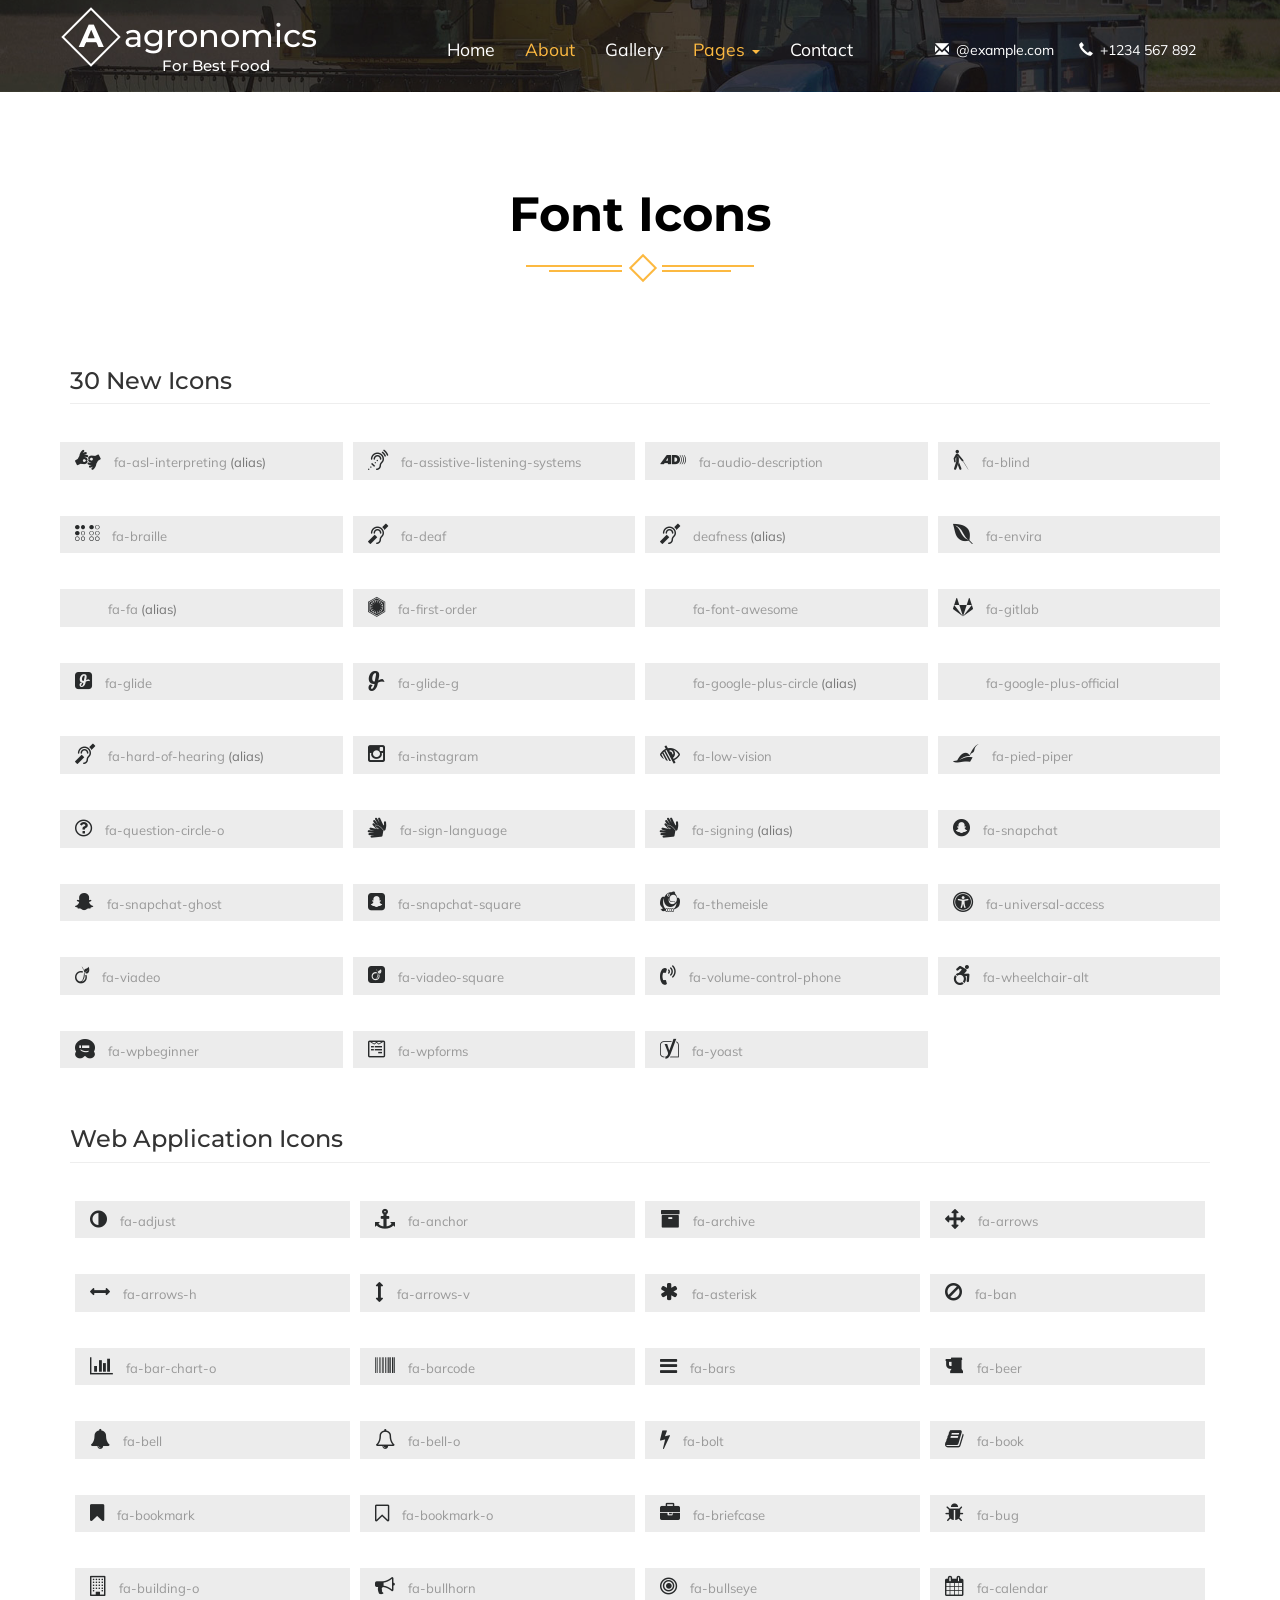
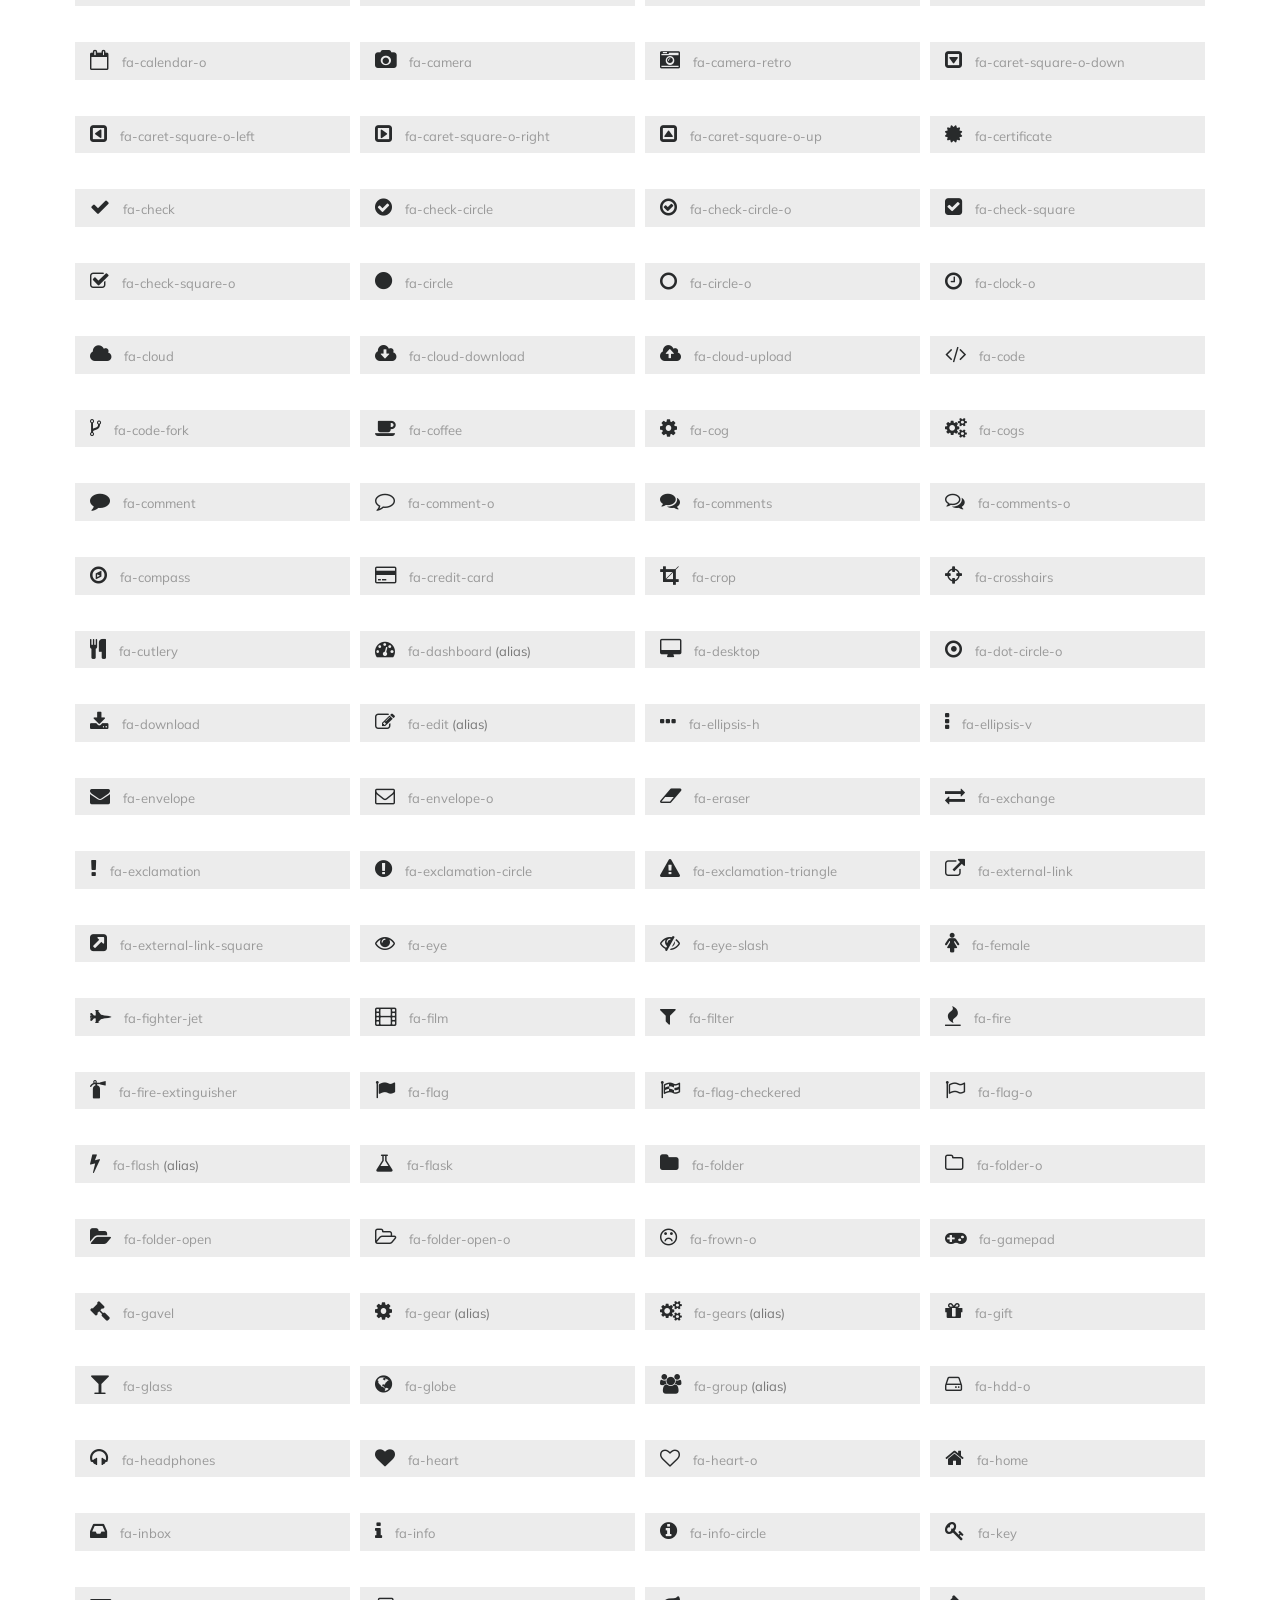
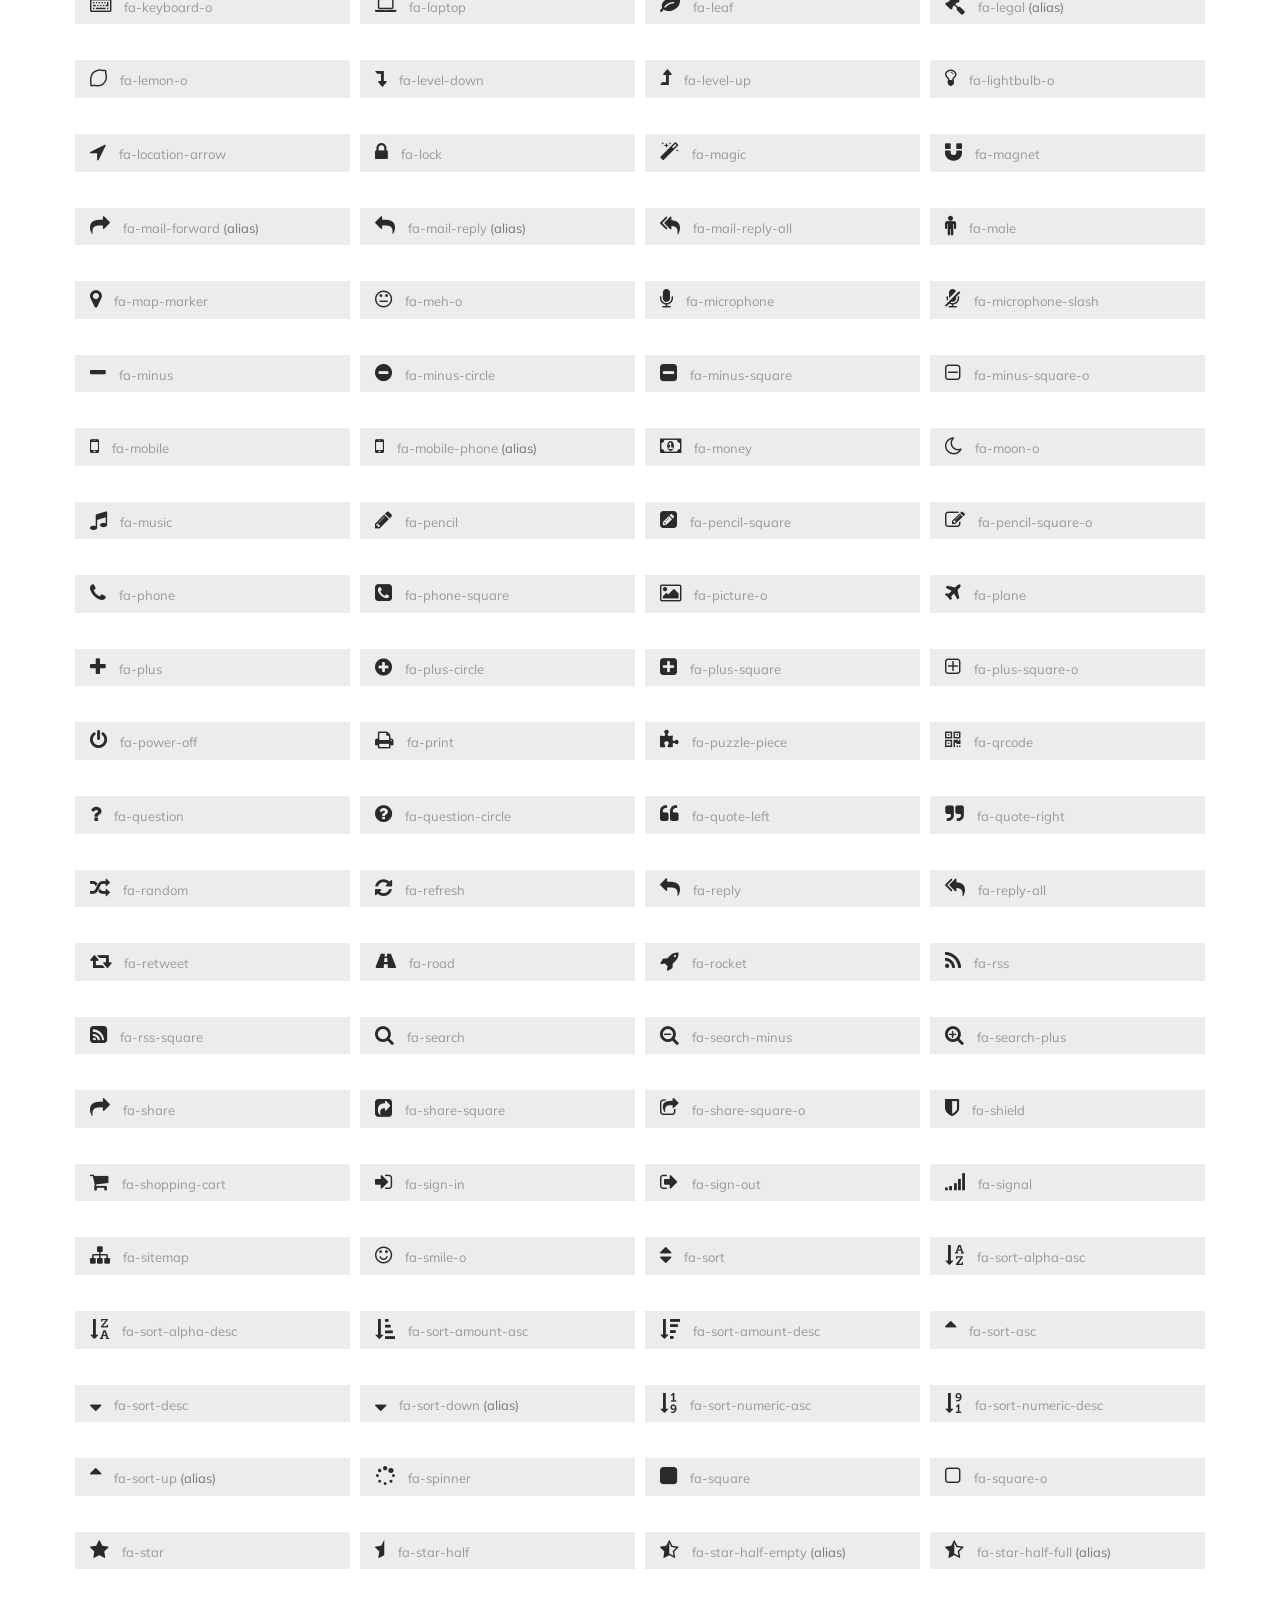
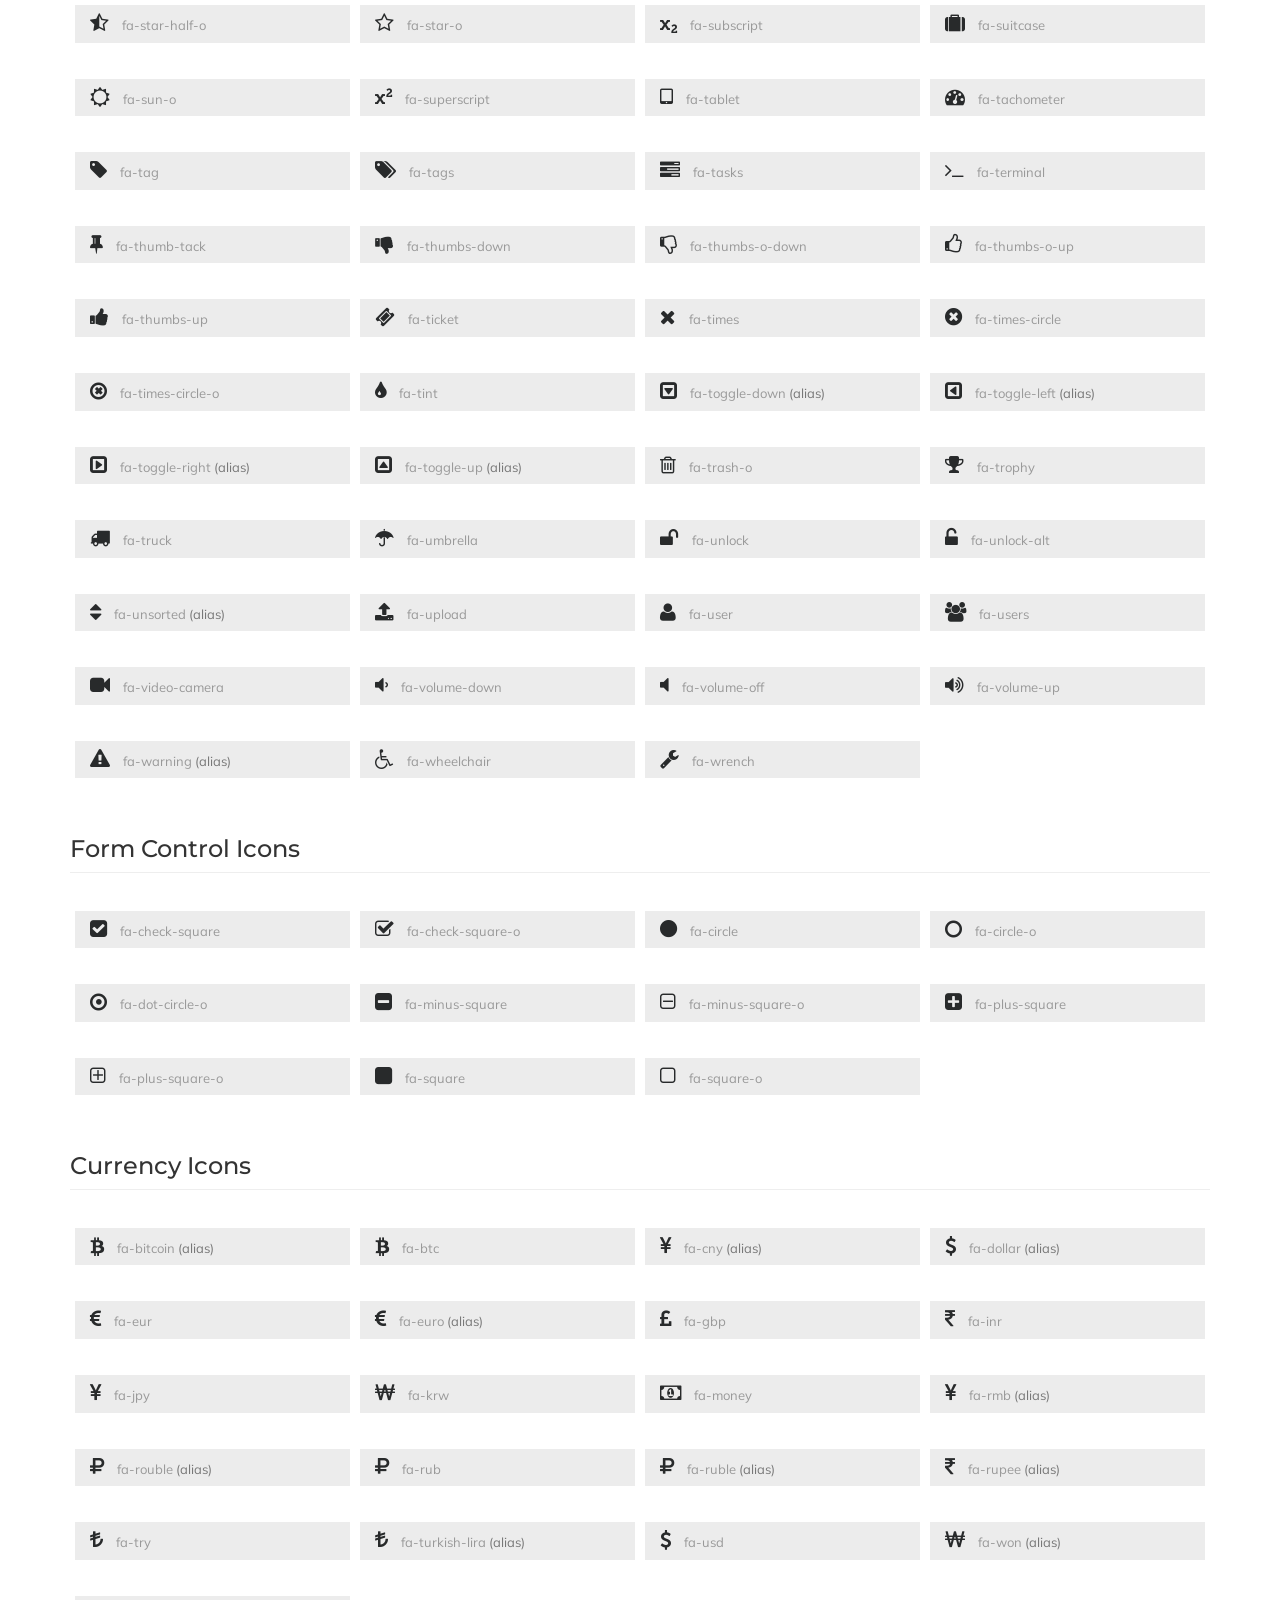
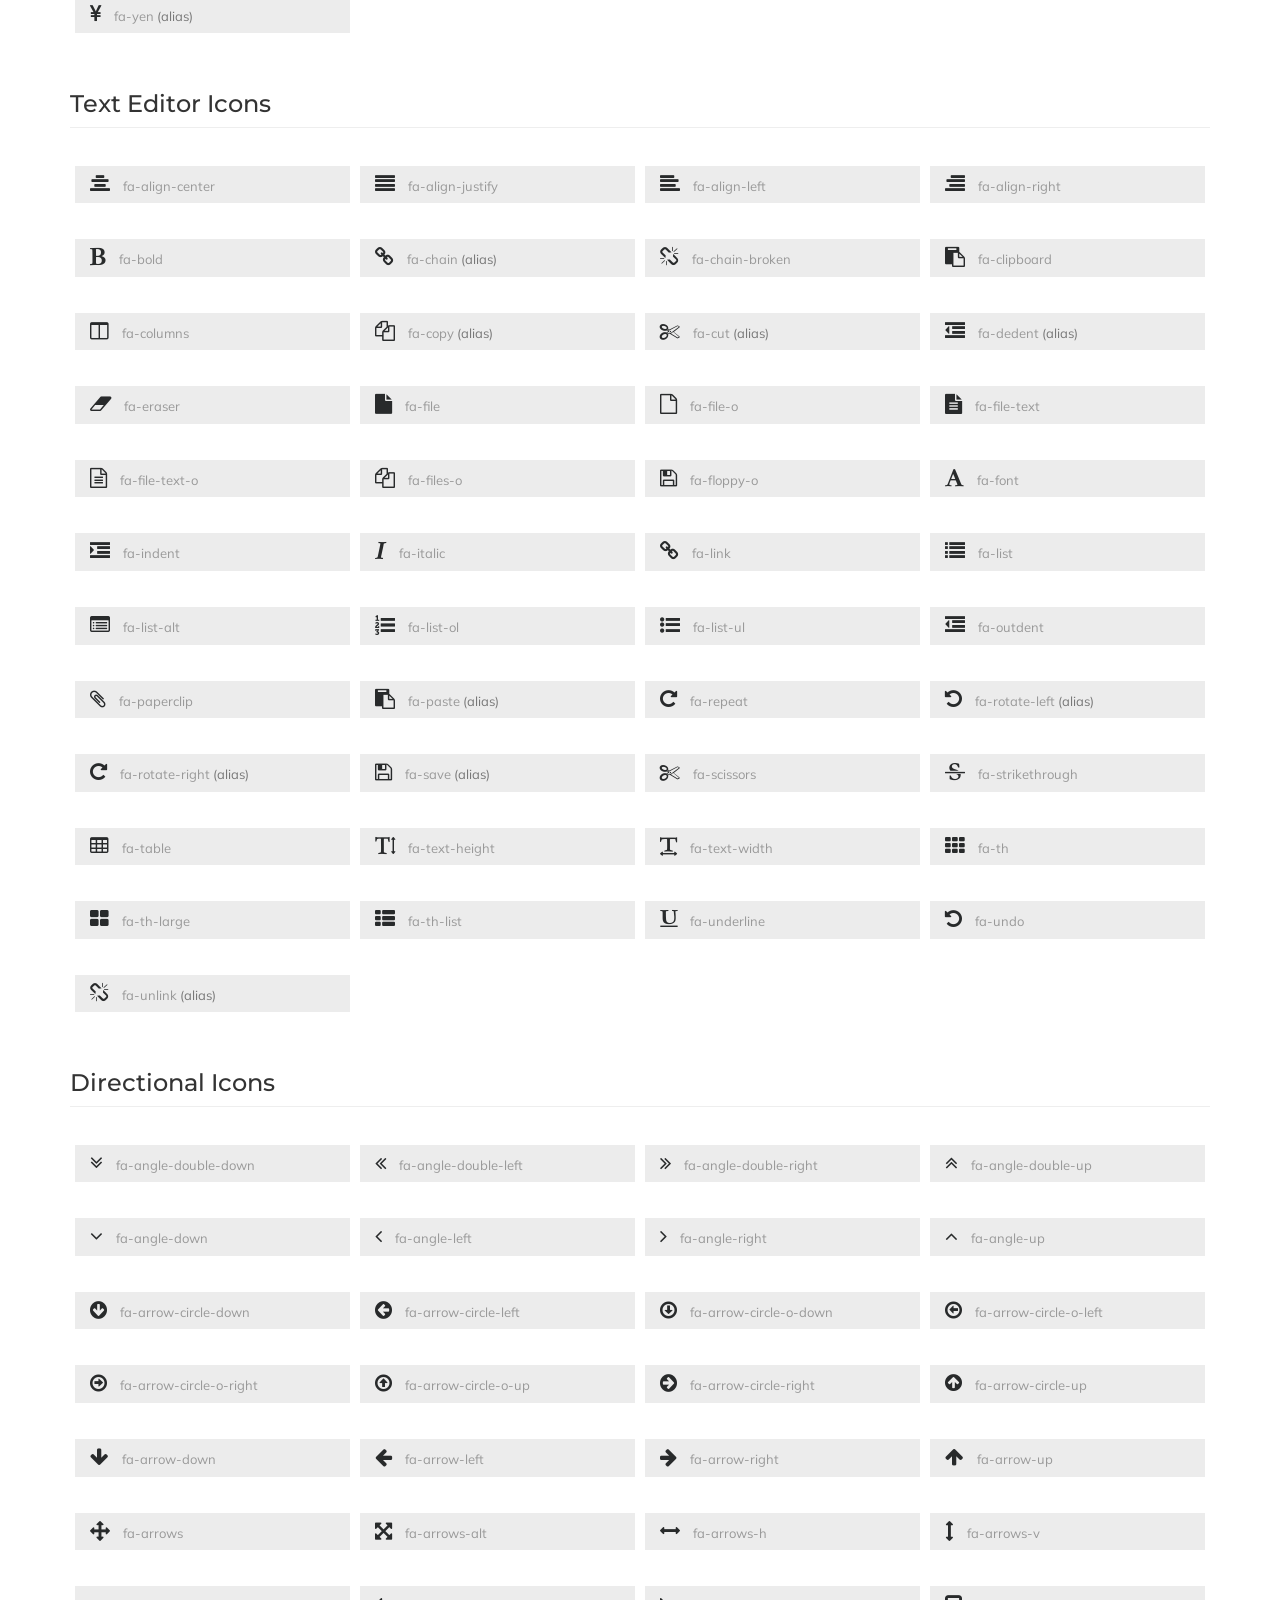
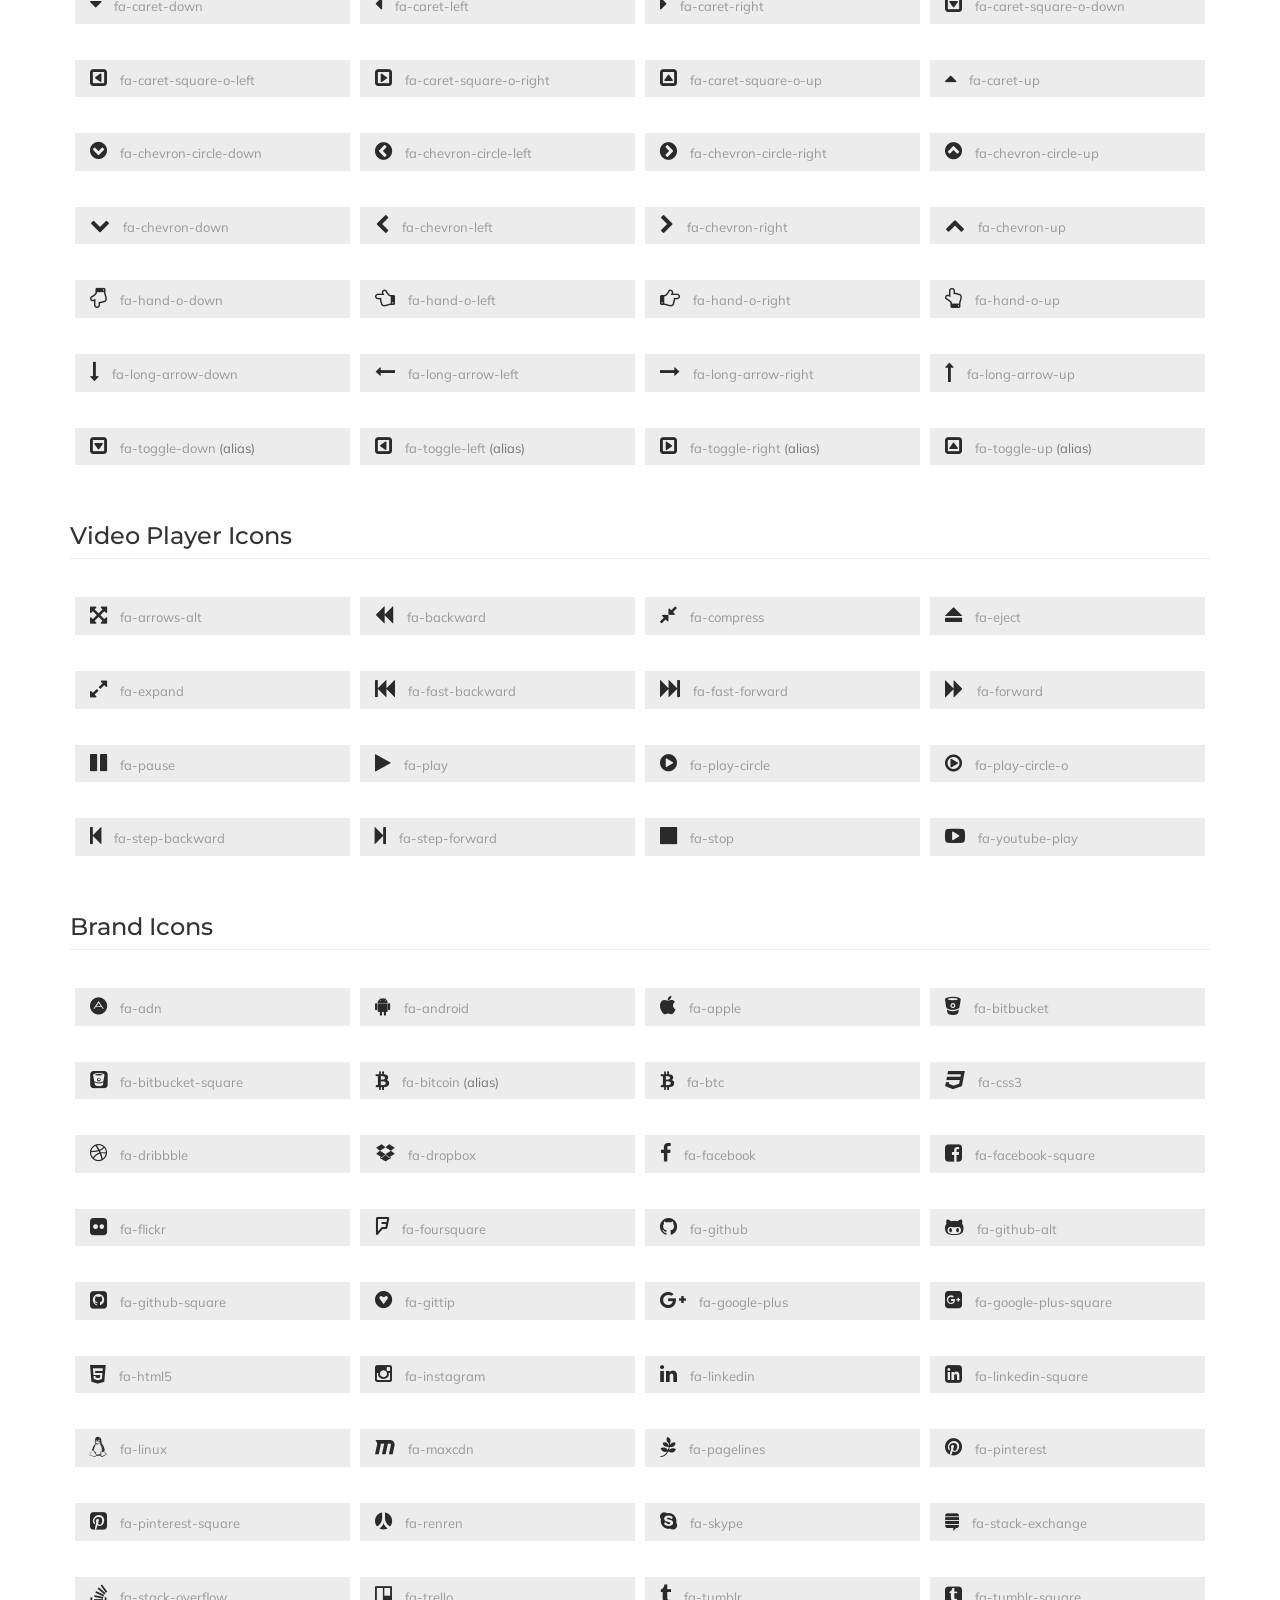
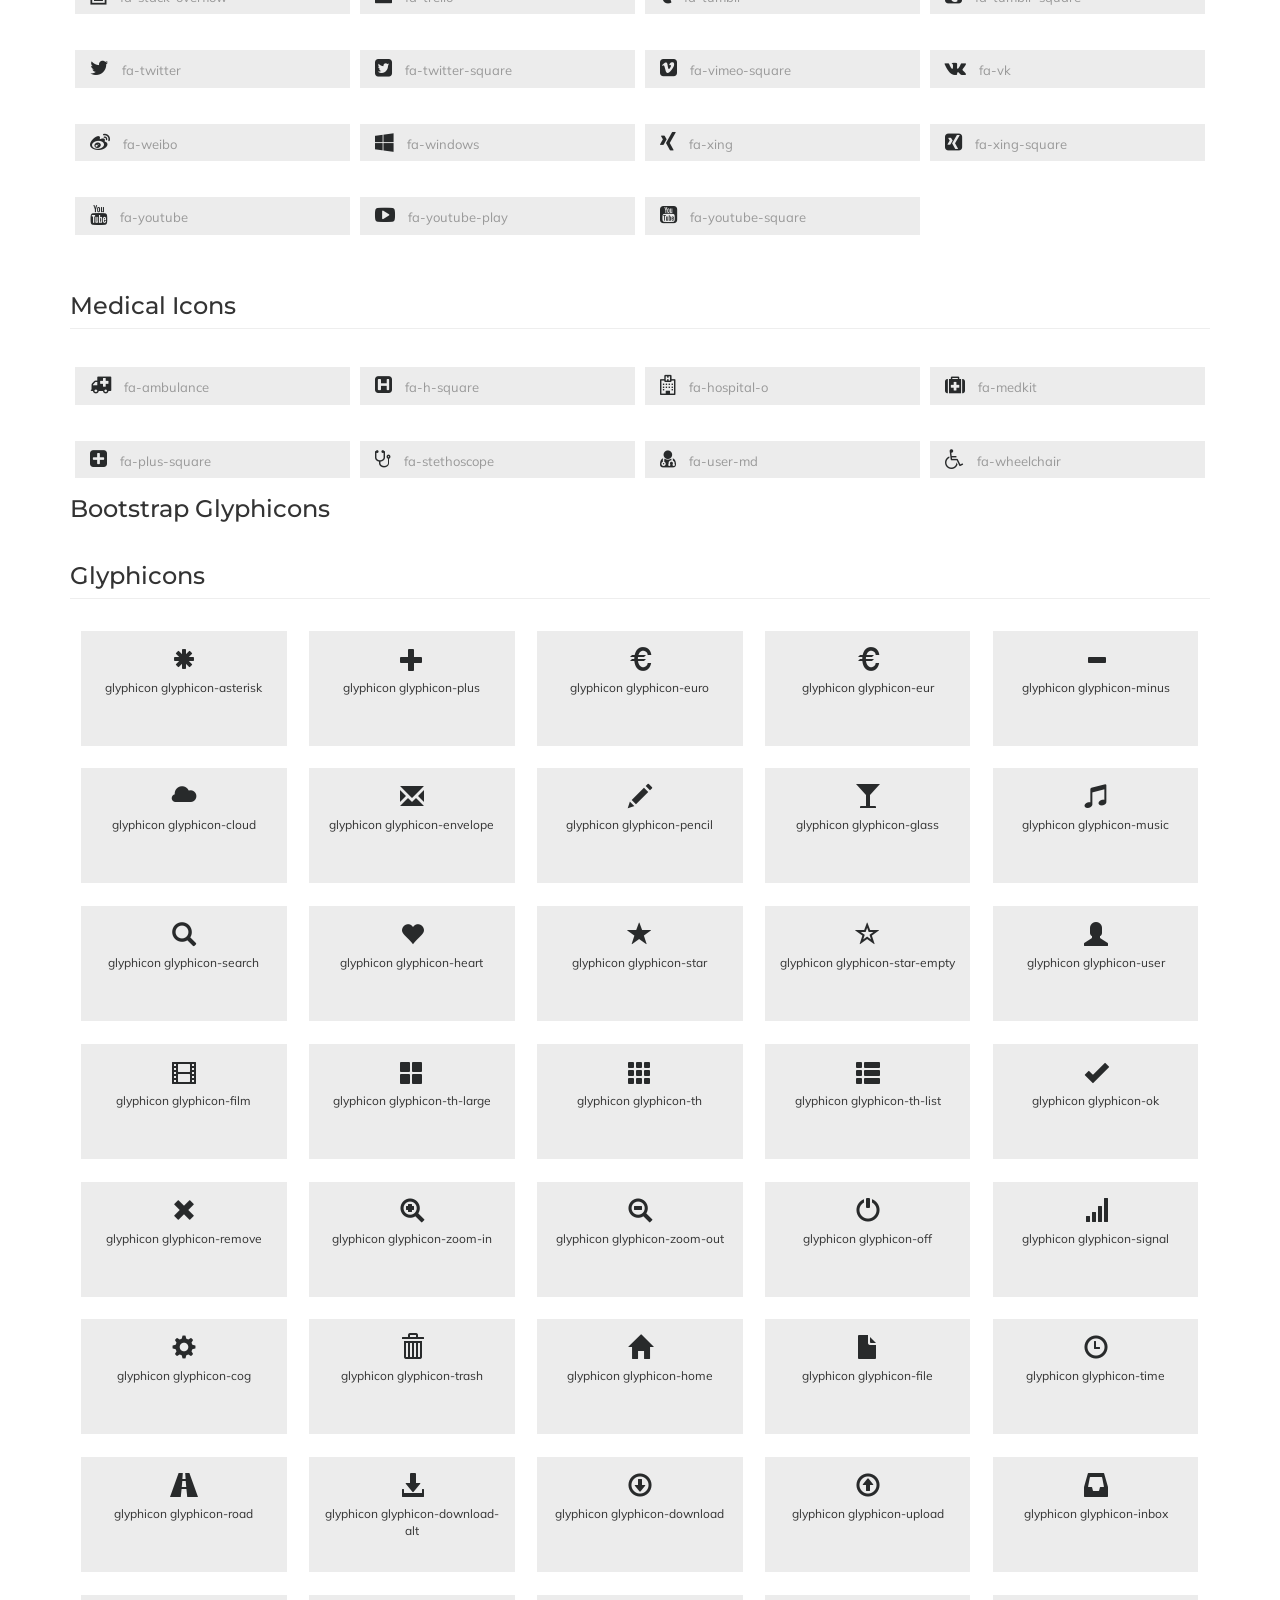
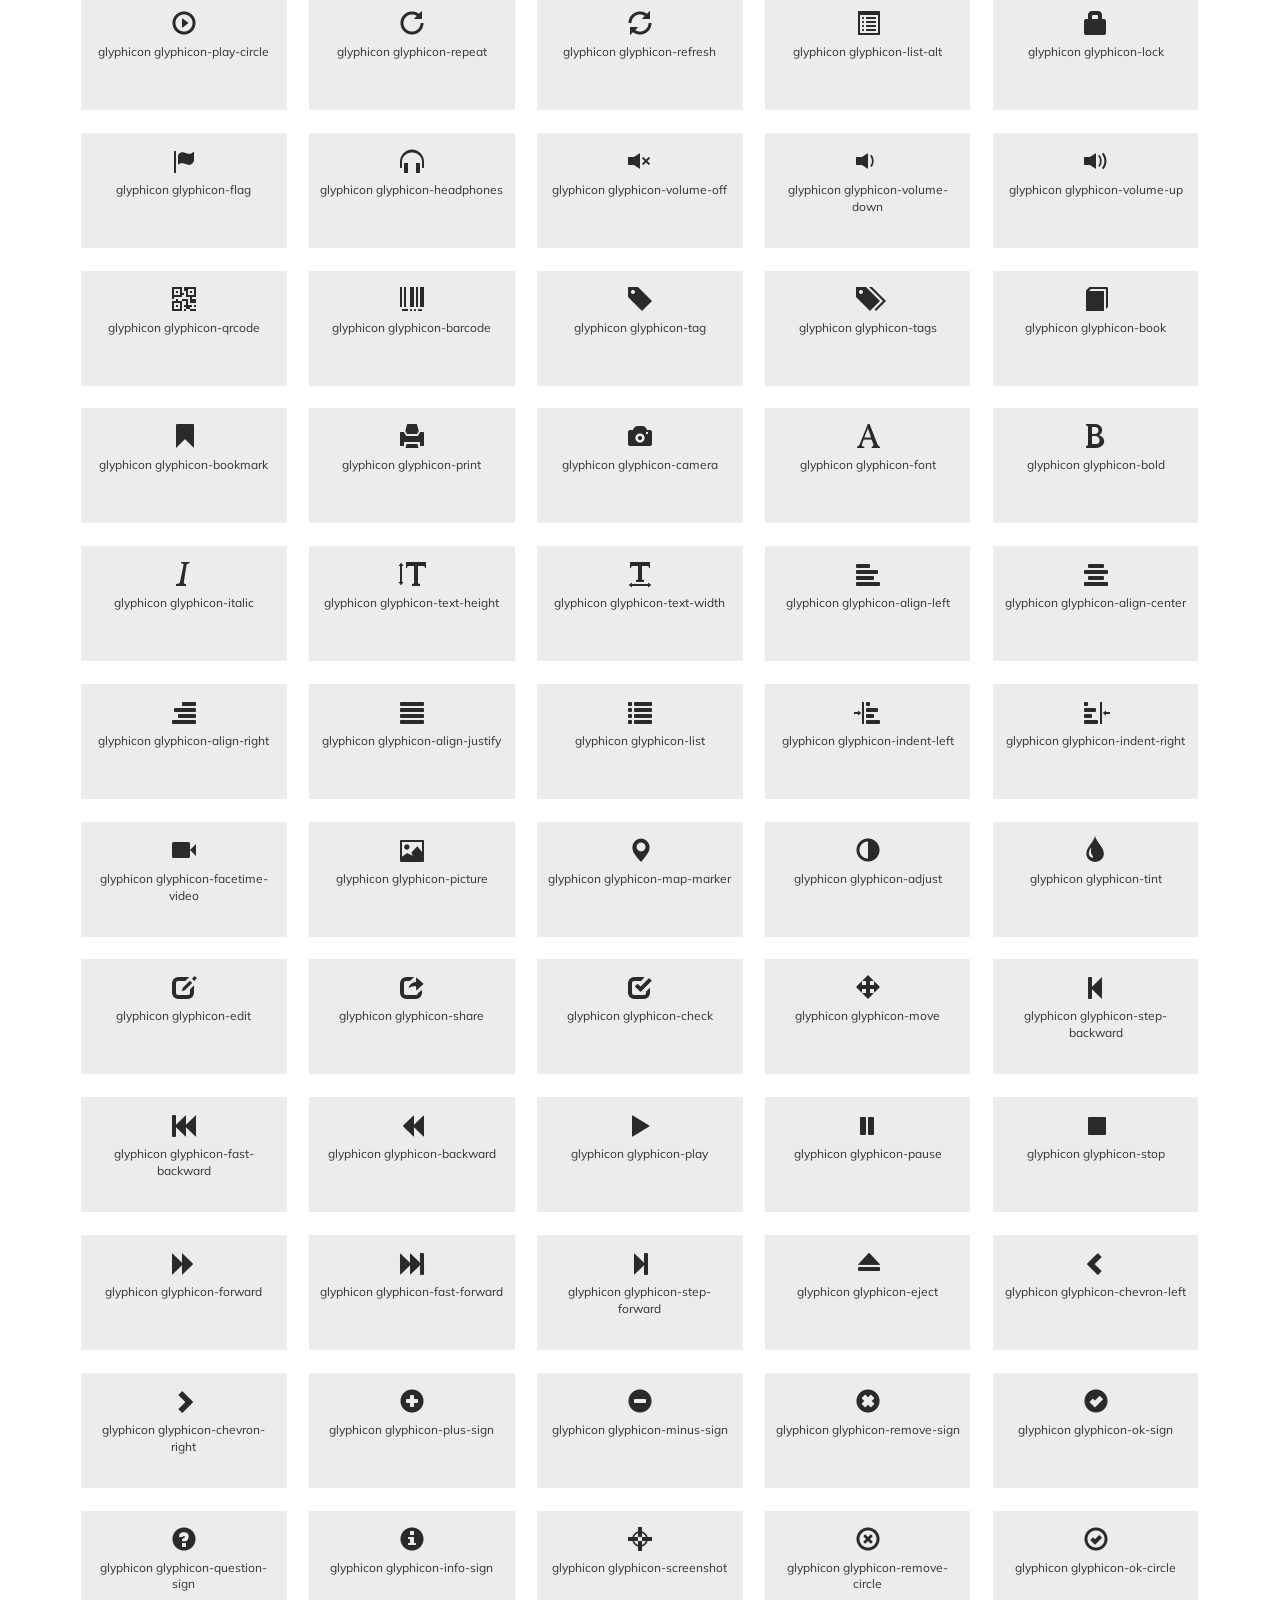
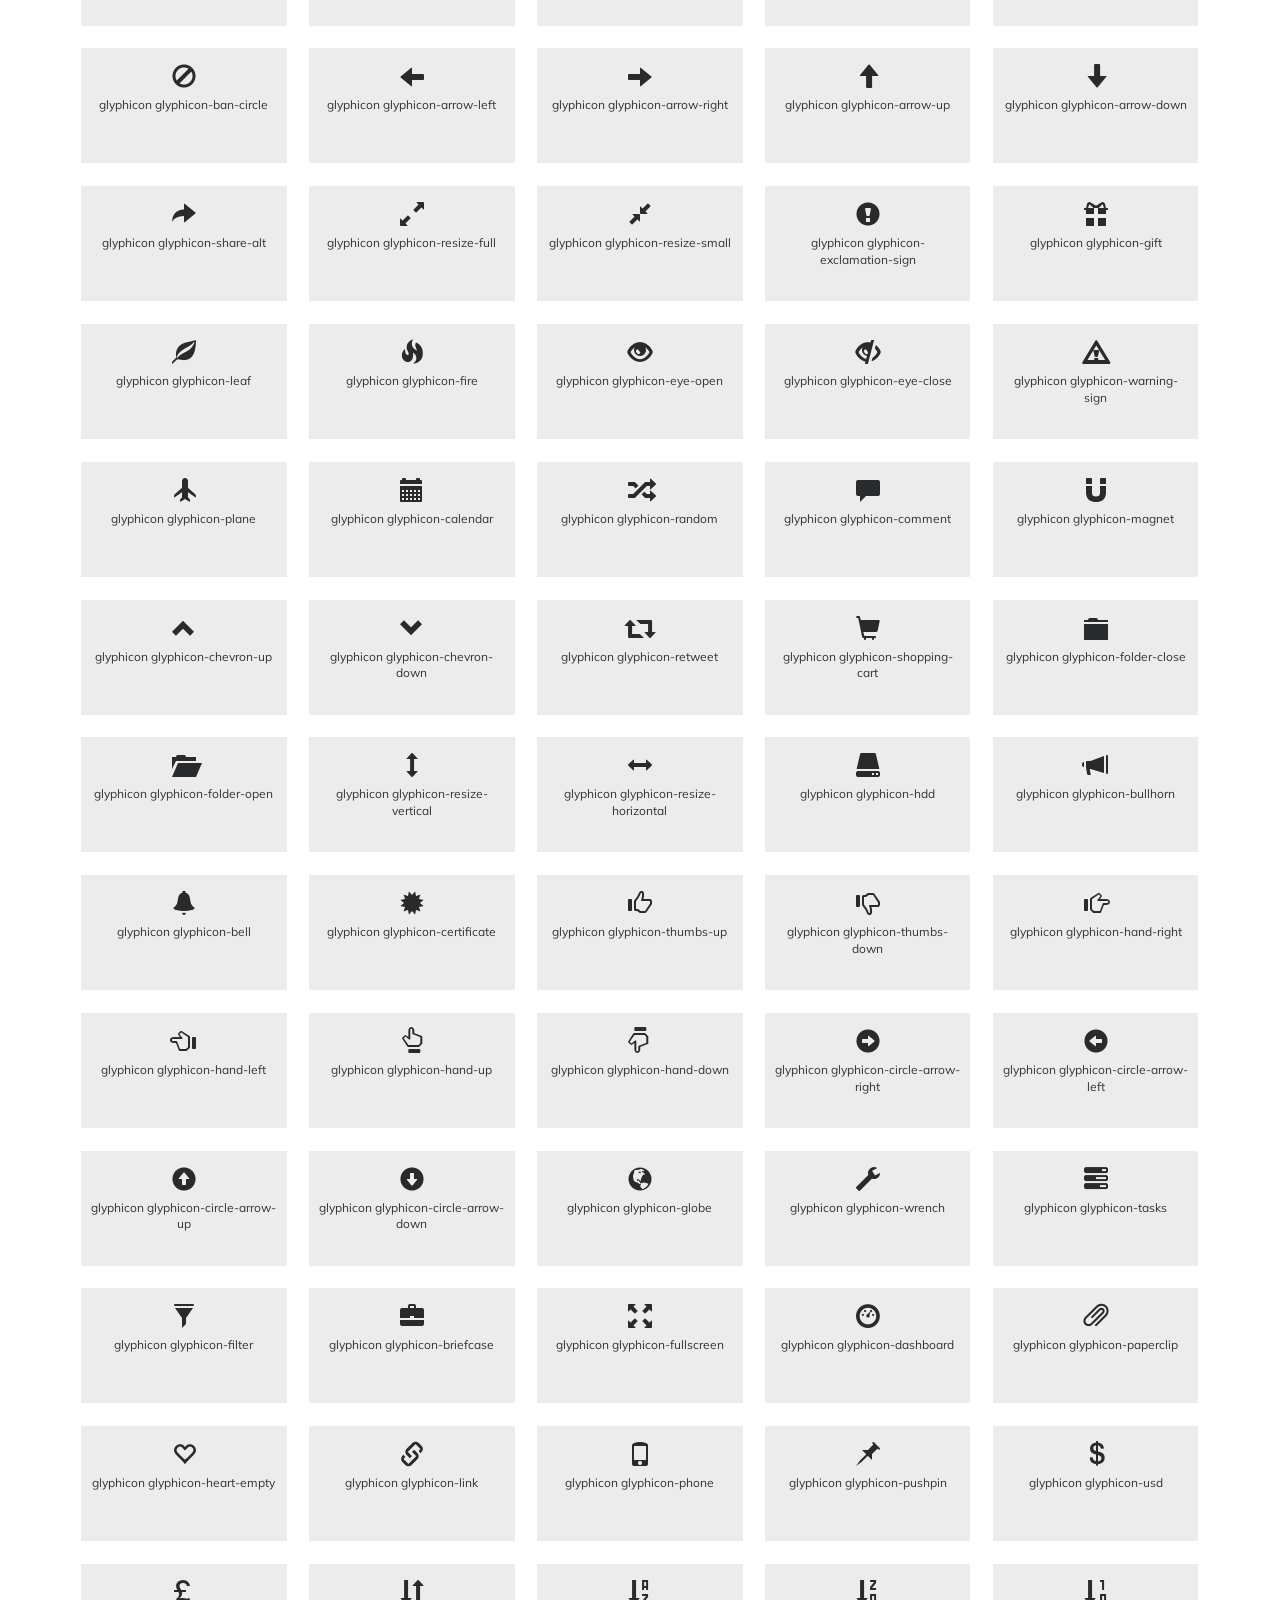
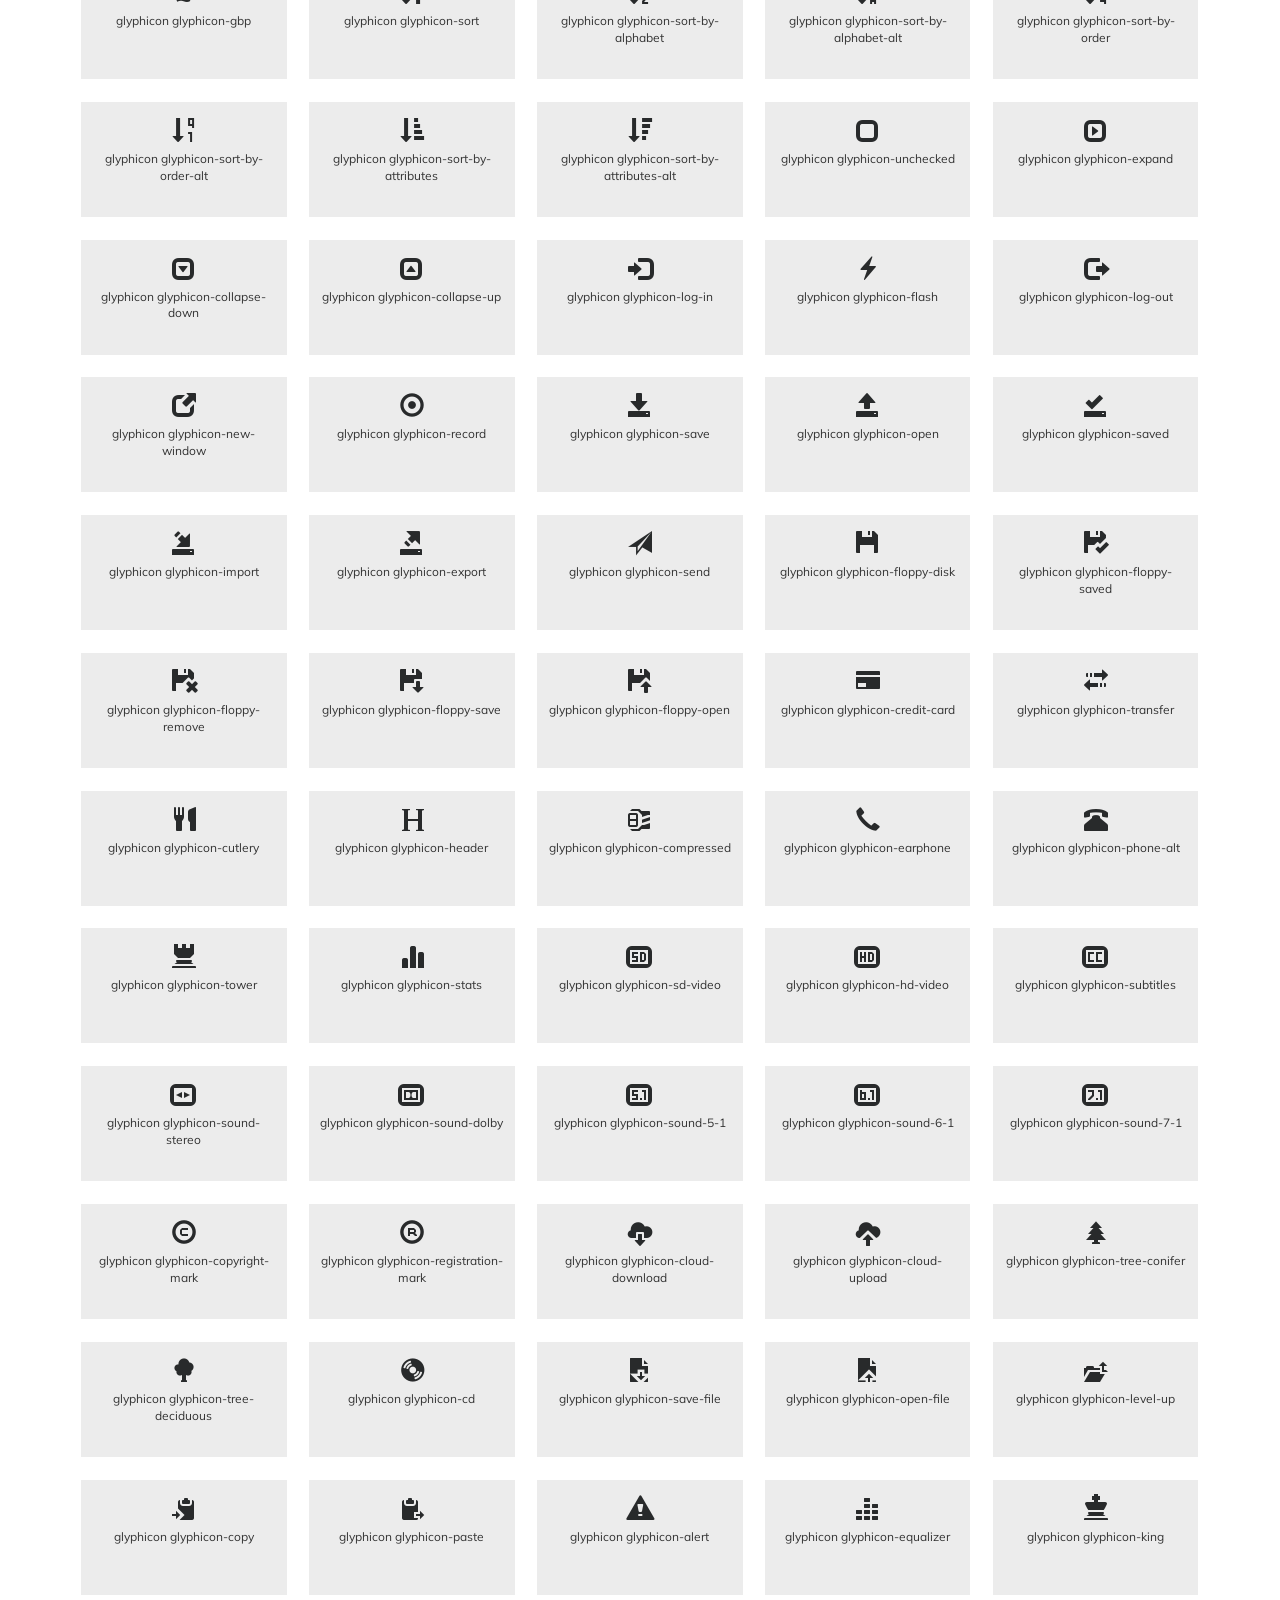
<file: src/main/resources/static/icons.html>
<!DOCTYPE html>
<html>
<head>
<title>Font Icons</title>
<link href="css/bootstrap.css" rel="stylesheet" type="text/css" media="all" />
<!-- Custom Theme files -->
<script src="js/jquery.min.js"></script>
<!--theme-style-->
<link href="css/style.css" rel="stylesheet" type="text/css" media="all" />	
<!--//theme-style-->
<meta name="viewport" content="width=device-width, initial-scale=1">
<meta http-equiv="Content-Type" content="text/html; charset=utf-8" />
<meta name="keywords" content="Agronomics Responsive web template, Bootstrap Web Templates, Flat Web Templates, Android Compatible web template, 
Smartphone Compatible web template, free web designs for Nokia, Samsung, LG, SonyEricsson, Motorola web design" />
<script type="application/x-javascript"> addEventListener("load", function() { setTimeout(hideURLbar, 0); }, false); function hideURLbar(){ window.scrollTo(0,1); } </script>

<link href='http://fonts.googleapis.com/css?family=Muli:400,300' rel='stylesheet' type='text/css'>
<link href='http://fonts.googleapis.com/css?family=Montserrat:400,700' rel='stylesheet' type='text/css'>
<!-- font-awesome icons -->
<link href="css/font-awesome.min.css" rel="stylesheet" type="text/css" media="all">

<!-- //font-awesome icons -->

</head>
<body>
<!--header-->
<div class="header header1" >
	<div class="head" >
		<div class="container">
			<div class="navbar-top">
					<!-- Brand and toggle get grouped for better mobile display -->
					<div class="navbar-header">
					  <button type="button" class="navbar-toggle collapsed" data-toggle="collapse" data-target="#bs-example-navbar-collapse-1">
						<span class="sr-only">Toggle navigation</span>
						<span class="icon-bar"></span>
						<span class="icon-bar"></span>
						<span class="icon-bar"></span>
					  </button>
						<div class="navbar-brand logo ">
							<h1 class="animated wow pulse" data-wow-delay=".5s">
							<a href="index.html"><span><b>A</b></span>agronomics <i>For Best Food</i></a></h1>
						</div>

					</div>

					<!-- Collect the nav links, forms, and other content for toggling -->
					<div class="collapse navbar-collapse" id="bs-example-navbar-collapse-1">
					 <ul class="nav navbar-nav link-effect-4">
					<li ><a href="index.html" data-hover="Home">Home</a> </li>
						<li class="active"><a href="about.html" data-hover="About">About </a> </li>
						<li><a href="gallery.html"  data-hover="Gallery">Gallery</a></li>
						<li class="dropdown active">
							<a href="codes.html" class="dropdown-toggle" data-hover="Pages" data-toggle="dropdown">Pages <b class="caret"></b></a>
							 <ul class="dropdown-menu">
								<li><a href="icons.html">Font Icons</a></li>
								<li><a href="codes.html">Short Codes</a></li>
								
							</ul>
					  </li>
						<li><a href="contact.html" data-hover="Contact">Contact</a></li>
					  </ul>
					</div><!-- /.navbar-collapse -->
				</div>
	
			<div class="header-left animated wow fadeInLeft animated" data-wow-delay=".5s" >
					<ul>
						<li><i class="glyphicon glyphicon-envelope"></i><a href="mailto:info@example.com">@example.com</a></li>
						<li><i class="glyphicon glyphicon-earphone"></i>+1234 567 892</li>
						
					</ul>
				</div>
			  <div class="clearfix"></div>	
		</div>
	</div>
	<!---->	
</div>
	<!---->
	<div class="container">
	<div class="page contact">
	<div class="ser-top ser-top-c">
					<h2>Font Icons</h2>
					<div class="ser-t">
						<b></b>
						<span><i></i></span>
						<b class="line"></b>
					</div>
				 </div>
	<div class="grid_3 grid_4 w3_agileits_icons_page">
						<div class="icons">
							<section id="new wthree">
								<h3 class="page-header page-header icon-subheading">30 New Icons </h3>							  

								<div class="row fontawesome-icon-list wthree">
									
									
									<div class="icon-box col-md-3 col-sm-4"><a class="agile-icon" href="#"><i class="fa fa-asl-interpreting" aria-hidden="true"></i> fa-asl-interpreting <span class="text-muted">(alias)</span></a></div>
									
									<div class="icon-box col-md-3 col-sm-4"><a class="agile-icon" href="#"><i class="fa fa-assistive-listening-systems" aria-hidden="true"></i> fa-assistive-listening-systems</a></div>
									
									<div class="icon-box col-md-3 col-sm-4"><a class="agile-icon" href="#"><i class="fa fa-audio-description" aria-hidden="true"></i> fa-audio-description</a></div>
									
									  <div class="icon-box col-md-3 col-sm-4"><a class="agile-icon" href="#"><i class="fa fa-blind" aria-hidden="true"></i> fa-blind</a></div>
									
									  <div class="icon-box col-md-3 col-sm-4"><a class="agile-icon" href="#"><i class="fa fa-braille" aria-hidden="true"></i> fa-braille</a></div>
									
									  <div class="icon-box col-md-3 col-sm-4"><a class="agile-icon" href="#"><i class="fa fa-deaf" aria-hidden="true"></i> fa-deaf</a></div>
									
									  <div class="icon-box col-md-3 col-sm-4"><a class="agile-icon" href="#"><i class="fa fa-deafness" aria-hidden="true"></i> deafness <span class="text-muted">(alias)</span></a></div>
									
									  <div class="icon-box col-md-3 col-sm-4"><a class="agile-icon" href="#"><i class="fa fa-envira" aria-hidden="true"></i> fa-envira</a></div>
									
									  <div class="icon-box col-md-3 col-sm-4"><a class="agile-icon" href="#"><i class="fa fa-fa" aria-hidden="true"></i> fa-fa <span class="text-muted">(alias)</span></a></div>
									
									  <div class="icon-box col-md-3 col-sm-4"><a class="agile-icon" href="#"><i class="fa fa-first-order" aria-hidden="true"></i> fa-first-order</a></div>
									
									  <div class="icon-box col-md-3 col-sm-4"><a class="agile-icon" href="#"><i class="fa fa-font-awesome" aria-hidden="true"></i> fa-font-awesome</a></div>
									
									  <div class="icon-box col-md-3 col-sm-4"><a class="agile-icon" href="#"><i class="fa fa-gitlab" aria-hidden="true"></i> fa-gitlab</a></div>
									
									  <div class="icon-box col-md-3 col-sm-4"><a class="agile-icon" href="#"><i class="fa fa-glide" aria-hidden="true"></i> fa-glide</a></div>
									
									  <div class="icon-box col-md-3 col-sm-4"><a class="agile-icon" href="#"><i class="fa fa-glide-g" aria-hidden="true"></i> fa-glide-g</a></div>
									
									  <div class="icon-box col-md-3 col-sm-4"><a class="agile-icon" href="#"><i class="fa fa-google-plus-circle" aria-hidden="true"></i> fa-google-plus-circle <span class="text-muted">(alias)</span></a></div>
									
									  <div class="icon-box col-md-3 col-sm-4"><a class="agile-icon" href="#"><i class="fa fa-google-plus-official" aria-hidden="true"></i> fa-google-plus-official</a></div>
									
									  <div class="icon-box col-md-3 col-sm-4"><a class="agile-icon" href="#"><i class="fa fa-hard-of-hearing" aria-hidden="true"></i> fa-hard-of-hearing <span class="text-muted">(alias)</span></a></div>
									
									  <div class="icon-box col-md-3 col-sm-4"><a class="agile-icon" href="#"><i class="fa fa-instagram" aria-hidden="true"></i> fa-instagram</a></div>
									
									  <div class="icon-box col-md-3 col-sm-4"><a class="agile-icon" href="#"><i class="fa fa-low-vision" aria-hidden="true"></i> fa-low-vision</a></div>
									
									  <div class="icon-box col-md-3 col-sm-4"><a class="agile-icon" href="#"><i class="fa fa-pied-piper" aria-hidden="true"></i> fa-pied-piper</a></div>
									
									  <div class="icon-box col-md-3 col-sm-4"><a class="agile-icon" href="#"><i class="fa fa-question-circle-o" aria-hidden="true"></i> fa-question-circle-o</a></div>
									
									  <div class="icon-box col-md-3 col-sm-4"><a class="agile-icon" href="#"><i class="fa fa-sign-language" aria-hidden="true"></i> fa-sign-language</a></div>
									
									  <div class="icon-box col-md-3 col-sm-4"><a class="agile-icon" href="#"><i class="fa fa-signing" aria-hidden="true"></i> fa-signing <span class="text-muted">(alias)</span></a></div>
									
									  <div class="icon-box col-md-3 col-sm-4"><a class="agile-icon" href="#"><i class="fa fa-snapchat" aria-hidden="true"></i> fa-snapchat</a></div>
									
									  <div class="icon-box col-md-3 col-sm-4"><a class="agile-icon" href="#"><i class="fa fa-snapchat-ghost" aria-hidden="true"></i> fa-snapchat-ghost</a></div>
									
									  <div class="icon-box col-md-3 col-sm-4"><a class="agile-icon" href="#"><i class="fa fa-snapchat-square" aria-hidden="true"></i> fa-snapchat-square</a></div>
									
									  <div class="icon-box col-md-3 col-sm-4"><a class="agile-icon" href="#"><i class="fa fa-themeisle" aria-hidden="true"></i> fa-themeisle</a></div>
									
									  <div class="icon-box col-md-3 col-sm-4"><a class="agile-icon" href="#"><i class="fa fa-universal-access" aria-hidden="true"></i> fa-universal-access</a></div>
									
									  <div class="icon-box col-md-3 col-sm-4"><a class="agile-icon" href="#"><i class="fa fa-viadeo" aria-hidden="true"></i> fa-viadeo</a></div>
									
									  <div class="icon-box col-md-3 col-sm-4"><a class="agile-icon" href="#"><i class="fa fa-viadeo-square" aria-hidden="true"></i> fa-viadeo-square</a></div>
									
									  <div class="icon-box col-md-3 col-sm-4"><a class="agile-icon" href="#"><i class="fa fa-volume-control-phone" aria-hidden="true"></i> fa-volume-control-phone</a></div>
									
									  <div class="icon-box col-md-3 col-sm-4"><a class="agile-icon" href="#"><i class="fa fa-wheelchair-alt" aria-hidden="true"></i> fa-wheelchair-alt</a></div>
									
									  <div class="icon-box col-md-3 col-sm-4"><a class="agile-icon" href="#"><i class="fa fa-wpbeginner" aria-hidden="true"></i> fa-wpbeginner</a></div>
									
									  <div class="icon-box col-md-3 col-sm-4"><a class="agile-icon" href="#"><i class="fa fa-wpforms" aria-hidden="true"></i> fa-wpforms</a></div>
									
									  <div class="icon-box col-md-3 col-sm-4"><a class="agile-icon" href="#"><i class="fa fa-yoast" aria-hidden="true"></i> fa-yoast</a></div>
									
								  </div>

								</section>
							<div class="section group wthree">
									<div class="box"> 
										<div class="title ">
											<h3 class="page-header icon-subheading">Web Application Icons</h3>
										</div>
										<div class="box_content w3layouts-agile"> 
											<div class="fontawesome-icon-list"> 
												<div class="icon-box col-md-3 col-sm-4"><a class="agile-icon" href="#"><i class="fa fa-adjust"></i> fa-adjust</a></div>
										
												<div class="icon-box col-md-3 col-sm-4"><a class="agile-icon" href="#"><i class="fa fa-anchor"></i> fa-anchor</a></div>
										
												<div class="icon-box col-md-3 col-sm-4"><a class="agile-icon" href="#"><i class="fa fa-archive"></i> fa-archive</a></div>
										
												<div class="icon-box col-md-3 col-sm-4"><a class="agile-icon" href="#"><i class="fa fa-arrows"></i> fa-arrows</a></div>
										
												<div class="icon-box col-md-3 col-sm-4"><a class="agile-icon" href="#"><i class="fa fa-arrows-h"></i> fa-arrows-h</a></div>
										
												<div class="icon-box col-md-3 col-sm-4"><a class="agile-icon" href="#"><i class="fa fa-arrows-v"></i> fa-arrows-v</a></div>
										
												<div class="icon-box col-md-3 col-sm-4"><a class="agile-icon" href="#"><i class="fa fa-asterisk"></i> fa-asterisk</a></div>
										
												<div class="icon-box col-md-3 col-sm-4"><a class="agile-icon" href="#"><i class="fa fa-ban"></i> fa-ban</a></div>
										
												<div class="icon-box col-md-3 col-sm-4"><a class="agile-icon" href="#"><i class="fa fa-bar-chart-o"></i> fa-bar-chart-o</a></div>
										
												<div class="icon-box col-md-3 col-sm-4"><a class="agile-icon" href="#"><i class="fa fa-barcode"></i> fa-barcode</a></div>
										
												<div class="icon-box col-md-3 col-sm-4"><a class="agile-icon" href="#"><i class="fa fa-bars"></i> fa-bars</a></div>
										
												<div class="icon-box col-md-3 col-sm-4"><a class="agile-icon" href="#"><i class="fa fa-beer"></i> fa-beer</a></div>
										
												<div class="icon-box col-md-3 col-sm-4"><a class="agile-icon" href="#"><i class="fa fa-bell"></i> fa-bell</a></div>
										
												<div class="icon-box col-md-3 col-sm-4"><a class="agile-icon" href="#"><i class="fa fa-bell-o"></i> fa-bell-o</a></div>
										
												<div class="icon-box col-md-3 col-sm-4"><a class="agile-icon" href="#"><i class="fa fa-bolt"></i> fa-bolt</a></div>
										
												<div class="icon-box col-md-3 col-sm-4"><a class="agile-icon" href="#"><i class="fa fa-book"></i> fa-book</a></div>
										
												<div class="icon-box col-md-3 col-sm-4"><a class="agile-icon" href="#"><i class="fa fa-bookmark"></i> fa-bookmark</a></div>
										
												<div class="icon-box col-md-3 col-sm-4"><a class="agile-icon" href="#"><i class="fa fa-bookmark-o"></i> fa-bookmark-o</a></div>
										
												<div class="icon-box col-md-3 col-sm-4"><a class="agile-icon" href="#"><i class="fa fa-briefcase"></i> fa-briefcase</a></div>
										
												<div class="icon-box col-md-3 col-sm-4"><a class="agile-icon" href="#"><i class="fa fa-bug"></i> fa-bug</a></div>
										
												<div class="icon-box col-md-3 col-sm-4"><a class="agile-icon" href="#"><i class="fa fa-building-o"></i> fa-building-o</a></div>
										
												<div class="icon-box col-md-3 col-sm-4"><a class="agile-icon" href="#"><i class="fa fa-bullhorn"></i> fa-bullhorn</a></div>
										
												<div class="icon-box col-md-3 col-sm-4"><a class="agile-icon" href="#"><i class="fa fa-bullseye"></i> fa-bullseye</a></div>
										
												<div class="icon-box col-md-3 col-sm-4"><a class="agile-icon" href="#"><i class="fa fa-calendar"></i> fa-calendar</a></div>
										
												<div class="icon-box col-md-3 col-sm-4"><a class="agile-icon" href="#"><i class="fa fa-calendar-o"></i> fa-calendar-o</a></div>
										
												<div class="icon-box col-md-3 col-sm-4"><a class="agile-icon" href="#"><i class="fa fa-camera"></i> fa-camera</a></div>
										
												<div class="icon-box col-md-3 col-sm-4"><a class="agile-icon" href="#"><i class="fa fa-camera-retro"></i> fa-camera-retro</a></div>
										
												<div class="icon-box col-md-3 col-sm-4"><a class="agile-icon" href="#"><i class="fa fa-caret-square-o-down"></i> fa-caret-square-o-down</a></div>
										
												<div class="icon-box col-md-3 col-sm-4"><a class="agile-icon" href="#"><i class="fa fa-caret-square-o-left"></i> fa-caret-square-o-left</a></div>
										
												<div class="icon-box col-md-3 col-sm-4"><a class="agile-icon" href="#"><i class="fa fa-caret-square-o-right"></i> fa-caret-square-o-right</a></div>
										
												<div class="icon-box col-md-3 col-sm-4"><a class="agile-icon" href="#"><i class="fa fa-caret-square-o-up"></i> fa-caret-square-o-up</a></div>
										
												<div class="icon-box col-md-3 col-sm-4"><a class="agile-icon" href="#"><i class="fa fa-certificate"></i> fa-certificate</a></div>
										
												<div class="icon-box col-md-3 col-sm-4"><a class="agile-icon" href="#"><i class="fa fa-check"></i> fa-check</a></div>
										
												<div class="icon-box col-md-3 col-sm-4"><a class="agile-icon" href="#"><i class="fa fa-check-circle"></i> fa-check-circle</a></div>
										
												<div class="icon-box col-md-3 col-sm-4"><a class="agile-icon" href="#"><i class="fa fa-check-circle-o"></i> fa-check-circle-o</a></div>
										
												<div class="icon-box col-md-3 col-sm-4"><a class="agile-icon" href="#"><i class="fa fa-check-square"></i> fa-check-square</a></div>
										
												<div class="icon-box col-md-3 col-sm-4"><a class="agile-icon" href="#"><i class="fa fa-check-square-o"></i> fa-check-square-o</a></div>
										
												<div class="icon-box col-md-3 col-sm-4"><a class="agile-icon" href="#"><i class="fa fa-circle"></i> fa-circle</a></div>
										
												<div class="icon-box col-md-3 col-sm-4"><a class="agile-icon" href="#"><i class="fa fa-circle-o"></i> fa-circle-o</a></div>
										
												<div class="icon-box col-md-3 col-sm-4"><a class="agile-icon" href="#"><i class="fa fa-clock-o"></i> fa-clock-o</a></div>
										
												<div class="icon-box col-md-3 col-sm-4"><a class="agile-icon" href="#"><i class="fa fa-cloud"></i> fa-cloud</a></div>
										
												<div class="icon-box col-md-3 col-sm-4"><a class="agile-icon" href="#"><i class="fa fa-cloud-download"></i> fa-cloud-download</a></div>
										
												<div class="icon-box col-md-3 col-sm-4"><a class="agile-icon" href="#"><i class="fa fa-cloud-upload"></i> fa-cloud-upload</a></div>
										
												<div class="icon-box col-md-3 col-sm-4"><a class="agile-icon" href="#"><i class="fa fa-code"></i> fa-code</a></div>
										
												<div class="icon-box col-md-3 col-sm-4"><a class="agile-icon" href="#"><i class="fa fa-code-fork"></i> fa-code-fork</a></div>
										
												<div class="icon-box col-md-3 col-sm-4"><a class="agile-icon" href="#"><i class="fa fa-coffee"></i> fa-coffee</a></div>
										
												<div class="icon-box col-md-3 col-sm-4"><a class="agile-icon" href="#"><i class="fa fa-cog"></i> fa-cog</a></div>
										
												<div class="icon-box col-md-3 col-sm-4"><a class="agile-icon" href="#"><i class="fa fa-cogs"></i> fa-cogs</a></div>
										
												<div class="icon-box col-md-3 col-sm-4"><a class="agile-icon" href="#"><i class="fa fa-comment"></i> fa-comment</a></div>
										
												<div class="icon-box col-md-3 col-sm-4"><a class="agile-icon" href="#"><i class="fa fa-comment-o"></i> fa-comment-o</a></div>
										
												<div class="icon-box col-md-3 col-sm-4"><a class="agile-icon" href="#"><i class="fa fa-comments"></i> fa-comments</a></div>
										
												<div class="icon-box col-md-3 col-sm-4"><a class="agile-icon" href="#"><i class="fa fa-comments-o"></i> fa-comments-o</a></div>
										
												<div class="icon-box col-md-3 col-sm-4"><a class="agile-icon" href="#"><i class="fa fa-compass"></i> fa-compass</a></div>
										
												<div class="icon-box col-md-3 col-sm-4"><a class="agile-icon" href="#"><i class="fa fa-credit-card"></i> fa-credit-card</a></div>
										
												<div class="icon-box col-md-3 col-sm-4"><a class="agile-icon" href="#"><i class="fa fa-crop"></i> fa-crop</a></div>
										
												<div class="icon-box col-md-3 col-sm-4"><a class="agile-icon" href="#"><i class="fa fa-crosshairs"></i> fa-crosshairs</a></div>
										
												<div class="icon-box col-md-3 col-sm-4"><a class="agile-icon" href="#"><i class="fa fa-cutlery"></i> fa-cutlery</a></div>
										
												<div class="icon-box col-md-3 col-sm-4"><a class="agile-icon" href="#"><i class="fa fa-dashboard"></i> fa-dashboard <span class="text-muted">(alias)</span></a></div>
										
												<div class="icon-box col-md-3 col-sm-4"><a class="agile-icon" href="#"><i class="fa fa-desktop"></i> fa-desktop</a></div>
										
												<div class="icon-box col-md-3 col-sm-4"><a class="agile-icon" href="#"><i class="fa fa-dot-circle-o"></i> fa-dot-circle-o</a></div>
										
												<div class="icon-box col-md-3 col-sm-4"><a class="agile-icon" href="#"><i class="fa fa-download"></i> fa-download</a></div>
										
												<div class="icon-box col-md-3 col-sm-4"><a class="agile-icon" href="#"><i class="fa fa-edit"></i> fa-edit <span class="text-muted">(alias)</span></a></div>
										
												<div class="icon-box col-md-3 col-sm-4"><a class="agile-icon" href="#"><i class="fa fa-ellipsis-h"></i> fa-ellipsis-h</a></div>
										
												<div class="icon-box col-md-3 col-sm-4"><a class="agile-icon" href="#"><i class="fa fa-ellipsis-v"></i> fa-ellipsis-v</a></div>
										
												<div class="icon-box col-md-3 col-sm-4"><a class="agile-icon" href="#"><i class="fa fa-envelope"></i> fa-envelope</a></div>
										
												<div class="icon-box col-md-3 col-sm-4"><a class="agile-icon" href="#"><i class="fa fa-envelope-o"></i> fa-envelope-o</a></div>
										
												<div class="icon-box col-md-3 col-sm-4"><a class="agile-icon" href="#"><i class="fa fa-eraser"></i> fa-eraser</a></div>
										
												<div class="icon-box col-md-3 col-sm-4"><a class="agile-icon" href="#"><i class="fa fa-exchange"></i> fa-exchange</a></div>
										
												<div class="icon-box col-md-3 col-sm-4"><a class="agile-icon" href="#"><i class="fa fa-exclamation"></i> fa-exclamation</a></div>
										
												<div class="icon-box col-md-3 col-sm-4"><a class="agile-icon" href="#"><i class="fa fa-exclamation-circle"></i> fa-exclamation-circle</a></div>
										
												<div class="icon-box col-md-3 col-sm-4"><a class="agile-icon" href="#"><i class="fa fa-exclamation-triangle"></i> fa-exclamation-triangle</a></div>
										
												<div class="icon-box col-md-3 col-sm-4"><a class="agile-icon" href="#"><i class="fa fa-external-link"></i> fa-external-link</a></div>
										
												<div class="icon-box col-md-3 col-sm-4"><a class="agile-icon" href="#"><i class="fa fa-external-link-square"></i> fa-external-link-square</a></div>
										
												<div class="icon-box col-md-3 col-sm-4"><a class="agile-icon" href="#"><i class="fa fa-eye"></i> fa-eye</a></div>
										
												<div class="icon-box col-md-3 col-sm-4"><a class="agile-icon" href="#"><i class="fa fa-eye-slash"></i> fa-eye-slash</a></div>
										
												<div class="icon-box col-md-3 col-sm-4"><a class="agile-icon" href="#"><i class="fa fa-female"></i> fa-female</a></div>
										
												<div class="icon-box col-md-3 col-sm-4"><a class="agile-icon" href="#"><i class="fa fa-fighter-jet"></i> fa-fighter-jet</a></div>
										
												<div class="icon-box col-md-3 col-sm-4"><a class="agile-icon" href="#"><i class="fa fa-film"></i> fa-film</a></div>
										
												<div class="icon-box col-md-3 col-sm-4"><a class="agile-icon" href="#"><i class="fa fa-filter"></i> fa-filter</a></div>
										
												<div class="icon-box col-md-3 col-sm-4"><a class="agile-icon" href="#"><i class="fa fa-fire"></i> fa-fire</a></div>
										
												<div class="icon-box col-md-3 col-sm-4"><a class="agile-icon" href="#"><i class="fa fa-fire-extinguisher"></i> fa-fire-extinguisher</a></div>
										
												<div class="icon-box col-md-3 col-sm-4"><a class="agile-icon" href="#"><i class="fa fa-flag"></i> fa-flag</a></div>
										
												<div class="icon-box col-md-3 col-sm-4"><a class="agile-icon" href="#"><i class="fa fa-flag-checkered"></i> fa-flag-checkered</a></div>
										
												<div class="icon-box col-md-3 col-sm-4"><a class="agile-icon" href="#"><i class="fa fa-flag-o"></i> fa-flag-o</a></div>
										
												<div class="icon-box col-md-3 col-sm-4"><a class="agile-icon" href="#"><i class="fa fa-flash"></i> fa-flash <span class="text-muted">(alias)</span></a></div>
										
												<div class="icon-box col-md-3 col-sm-4"><a class="agile-icon" href="#"><i class="fa fa-flask"></i> fa-flask</a></div>
										
												<div class="icon-box col-md-3 col-sm-4"><a class="agile-icon" href="#"><i class="fa fa-folder"></i> fa-folder</a></div>
										
												<div class="icon-box col-md-3 col-sm-4"><a class="agile-icon" href="#"><i class="fa fa-folder-o"></i> fa-folder-o</a></div>
										
												<div class="icon-box col-md-3 col-sm-4"><a class="agile-icon" href="#"><i class="fa fa-folder-open"></i> fa-folder-open</a></div>
										
												<div class="icon-box col-md-3 col-sm-4"><a class="agile-icon" href="#"><i class="fa fa-folder-open-o"></i> fa-folder-open-o</a></div>
										
												<div class="icon-box col-md-3 col-sm-4"><a class="agile-icon" href="#"><i class="fa fa-frown-o"></i> fa-frown-o</a></div>
										
												<div class="icon-box col-md-3 col-sm-4"><a class="agile-icon" href="#"><i class="fa fa-gamepad"></i> fa-gamepad</a></div>
										
												<div class="icon-box col-md-3 col-sm-4"><a class="agile-icon" href="#"><i class="fa fa-gavel"></i> fa-gavel</a></div>
										
												<div class="icon-box col-md-3 col-sm-4"><a class="agile-icon" href="#"><i class="fa fa-gear"></i> fa-gear <span class="text-muted">(alias)</span></a></div>
										
												<div class="icon-box col-md-3 col-sm-4"><a class="agile-icon" href="#"><i class="fa fa-gears"></i> fa-gears <span class="text-muted">(alias)</span></a></div>
										
												<div class="icon-box col-md-3 col-sm-4"><a class="agile-icon" href="#"><i class="fa fa-gift"></i> fa-gift</a></div>
										
												<div class="icon-box col-md-3 col-sm-4"><a class="agile-icon" href="#"><i class="fa fa-glass"></i> fa-glass</a></div>
										
												<div class="icon-box col-md-3 col-sm-4"><a class="agile-icon" href="#"><i class="fa fa-globe"></i> fa-globe</a></div>
										
												<div class="icon-box col-md-3 col-sm-4"><a class="agile-icon" href="#"><i class="fa fa-group"></i> fa-group <span class="text-muted">(alias)</span></a></div>
										
												<div class="icon-box col-md-3 col-sm-4"><a class="agile-icon" href="#"><i class="fa fa-hdd-o"></i> fa-hdd-o</a></div>
										
												<div class="icon-box col-md-3 col-sm-4"><a class="agile-icon" href="#"><i class="fa fa-headphones"></i> fa-headphones</a></div>
										
												<div class="icon-box col-md-3 col-sm-4"><a class="agile-icon" href="#"><i class="fa fa-heart"></i> fa-heart</a></div>
										
												<div class="icon-box col-md-3 col-sm-4"><a class="agile-icon" href="#"><i class="fa fa-heart-o"></i> fa-heart-o</a></div>
										
												<div class="icon-box col-md-3 col-sm-4"><a class="agile-icon" href="#"><i class="fa fa-home"></i> fa-home</a></div>
										
												<div class="icon-box col-md-3 col-sm-4"><a class="agile-icon" href="#"><i class="fa fa-inbox"></i> fa-inbox</a></div>
										
												<div class="icon-box col-md-3 col-sm-4"><a class="agile-icon" href="#"><i class="fa fa-info"></i> fa-info</a></div>
										
												<div class="icon-box col-md-3 col-sm-4"><a class="agile-icon" href="#info-circle"><i class="fa fa-info-circle"></i> fa-info-circle</a></div>
										
												<div class="icon-box col-md-3 col-sm-4"><a class="agile-icon" href="#key"><i class="fa fa-key"></i> fa-key</a></div>
										
												<div class="icon-box col-md-3 col-sm-4"><a class="agile-icon" href="#keyboard-o"><i class="fa fa-keyboard-o"></i> fa-keyboard-o</a></div>
										
												<div class="icon-box col-md-3 col-sm-4"><a class="agile-icon" href="#laptop"><i class="fa fa-laptop"></i> fa-laptop</a></div>
										
												<div class="icon-box col-md-3 col-sm-4"><a class="agile-icon" href="#leaf"><i class="fa fa-leaf"></i> fa-leaf</a></div>
										
												<div class="icon-box col-md-3 col-sm-4"><a class="agile-icon" href="#gavel"><i class="fa fa-legal"></i> fa-legal <span class="text-muted">(alias)</span></a></div>
										
												<div class="icon-box col-md-3 col-sm-4"><a class="agile-icon" href="#lemon-o"><i class="fa fa-lemon-o"></i> fa-lemon-o</a></div>
										
												<div class="icon-box col-md-3 col-sm-4"><a class="agile-icon" href="#level-down"><i class="fa fa-level-down"></i> fa-level-down</a></div>
										
												<div class="icon-box col-md-3 col-sm-4"><a class="agile-icon" href="#level-up"><i class="fa fa-level-up"></i> fa-level-up</a></div>
										
												<div class="icon-box col-md-3 col-sm-4"><a class="agile-icon" href="#lightbulb-o"><i class="fa fa-lightbulb-o"></i> fa-lightbulb-o</a></div>
										
												<div class="icon-box col-md-3 col-sm-4"><a class="agile-icon" href="#location-arrow"><i class="fa fa-location-arrow"></i> fa-location-arrow</a></div>
										
												<div class="icon-box col-md-3 col-sm-4"><a class="agile-icon" href="#lock"><i class="fa fa-lock"></i> fa-lock</a></div>
										
												<div class="icon-box col-md-3 col-sm-4"><a class="agile-icon" href="#magic"><i class="fa fa-magic"></i> fa-magic</a></div>
										
												<div class="icon-box col-md-3 col-sm-4"><a class="agile-icon" href="#magnet"><i class="fa fa-magnet"></i> fa-magnet</a></div>
										
												<div class="icon-box col-md-3 col-sm-4"><a class="agile-icon" href="#share"><i class="fa fa-mail-forward"></i> fa-mail-forward <span class="text-muted">(alias)</span></a></div>
										
												<div class="icon-box col-md-3 col-sm-4"><a class="agile-icon" href="#reply"><i class="fa fa-mail-reply"></i> fa-mail-reply <span class="text-muted">(alias)</span></a></div>
										
												<div class="icon-box col-md-3 col-sm-4"><a class="agile-icon" href="#mail-reply-all"><i class="fa fa-mail-reply-all"></i> fa-mail-reply-all</a></div>
										
												<div class="icon-box col-md-3 col-sm-4"><a class="agile-icon" href="#male"><i class="fa fa-male"></i> fa-male</a></div>
										
												<div class="icon-box col-md-3 col-sm-4"><a class="agile-icon" href="#map-marker"><i class="fa fa-map-marker"></i> fa-map-marker</a></div>
										
												<div class="icon-box col-md-3 col-sm-4"><a class="agile-icon" href="#meh-o"><i class="fa fa-meh-o"></i> fa-meh-o</a></div>
										
												<div class="icon-box col-md-3 col-sm-4"><a class="agile-icon" href="#microphone"><i class="fa fa-microphone"></i> fa-microphone</a></div>
										
												<div class="icon-box col-md-3 col-sm-4"><a class="agile-icon" href="#microphone-slash"><i class="fa fa-microphone-slash"></i> fa-microphone-slash</a></div>
										
												<div class="icon-box col-md-3 col-sm-4"><a class="agile-icon" href="#minus"><i class="fa fa-minus"></i> fa-minus</a></div>
										
												<div class="icon-box col-md-3 col-sm-4"><a class="agile-icon" href="#minus-circle"><i class="fa fa-minus-circle"></i> fa-minus-circle</a></div>
										
												<div class="icon-box col-md-3 col-sm-4"><a class="agile-icon" href="#minus-square"><i class="fa fa-minus-square"></i> fa-minus-square</a></div>
										
												<div class="icon-box col-md-3 col-sm-4"><a class="agile-icon" href="#minus-square-o"><i class="fa fa-minus-square-o"></i> fa-minus-square-o</a></div>
										
												<div class="icon-box col-md-3 col-sm-4"><a class="agile-icon" href="#mobile"><i class="fa fa-mobile"></i> fa-mobile</a></div>
										
												<div class="icon-box col-md-3 col-sm-4"><a class="agile-icon" href="#mobile"><i class="fa fa-mobile-phone"></i> fa-mobile-phone <span class="text-muted">(alias)</span></a></div>
										
												<div class="icon-box col-md-3 col-sm-4"><a class="agile-icon" href="#money"><i class="fa fa-money"></i> fa-money</a></div>
										
												<div class="icon-box col-md-3 col-sm-4"><a class="agile-icon" href="#moon-o"><i class="fa fa-moon-o"></i> fa-moon-o</a></div>
										
												<div class="icon-box col-md-3 col-sm-4"><a class="agile-icon" href="#music"><i class="fa fa-music"></i> fa-music</a></div>
										
												<div class="icon-box col-md-3 col-sm-4"><a class="agile-icon" href="#pencil"><i class="fa fa-pencil"></i> fa-pencil</a></div>
										
												<div class="icon-box col-md-3 col-sm-4"><a class="agile-icon" href="#pencil-square"><i class="fa fa-pencil-square"></i> fa-pencil-square</a></div>
										
												<div class="icon-box col-md-3 col-sm-4"><a class="agile-icon" href="#pencil-square-o"><i class="fa fa-pencil-square-o"></i> fa-pencil-square-o</a></div>
										
												<div class="icon-box col-md-3 col-sm-4"><a class="agile-icon" href="#phone"><i class="fa fa-phone"></i> fa-phone</a></div>
										
												<div class="icon-box col-md-3 col-sm-4"><a class="agile-icon" href="#phone-square"><i class="fa fa-phone-square"></i> fa-phone-square</a></div>
										
												<div class="icon-box col-md-3 col-sm-4"><a class="agile-icon" href="#picture-o"><i class="fa fa-picture-o"></i> fa-picture-o</a></div>
										
												<div class="icon-box col-md-3 col-sm-4"><a class="agile-icon" href="#plane"><i class="fa fa-plane"></i> fa-plane</a></div>
										
												<div class="icon-box col-md-3 col-sm-4"><a class="agile-icon" href="#plus"><i class="fa fa-plus"></i> fa-plus</a></div>
										
												<div class="icon-box col-md-3 col-sm-4"><a class="agile-icon" href="#plus-circle"><i class="fa fa-plus-circle"></i> fa-plus-circle</a></div>
										
												<div class="icon-box col-md-3 col-sm-4"><a class="agile-icon" href="#plus-square"><i class="fa fa-plus-square"></i> fa-plus-square</a></div>
										
												<div class="icon-box col-md-3 col-sm-4"><a class="agile-icon" href="#plus-square-o"><i class="fa fa-plus-square-o"></i> fa-plus-square-o</a></div>
										
												<div class="icon-box col-md-3 col-sm-4"><a class="agile-icon" href="#power-off"><i class="fa fa-power-off"></i> fa-power-off</a></div>
										
												<div class="icon-box col-md-3 col-sm-4"><a class="agile-icon" href="#print"><i class="fa fa-print"></i> fa-print</a></div>
										
												<div class="icon-box col-md-3 col-sm-4"><a class="agile-icon" href="#puzzle-piece"><i class="fa fa-puzzle-piece"></i> fa-puzzle-piece</a></div>
										
												<div class="icon-box col-md-3 col-sm-4"><a class="agile-icon" href="#qrcode"><i class="fa fa-qrcode"></i> fa-qrcode</a></div>
										
												<div class="icon-box col-md-3 col-sm-4"><a class="agile-icon" href="#question"><i class="fa fa-question"></i> fa-question</a></div>
										
												<div class="icon-box col-md-3 col-sm-4"><a class="agile-icon" href="#question-circle"><i class="fa fa-question-circle"></i> fa-question-circle</a></div>
										
												<div class="icon-box col-md-3 col-sm-4"><a class="agile-icon" href="#quote-left"><i class="fa fa-quote-left"></i> fa-quote-left</a></div>
										
												<div class="icon-box col-md-3 col-sm-4"><a class="agile-icon" href="#quote-right"><i class="fa fa-quote-right"></i> fa-quote-right</a></div>
										
												<div class="icon-box col-md-3 col-sm-4"><a class="agile-icon" href="#random"><i class="fa fa-random"></i> fa-random</a></div>
										
												<div class="icon-box col-md-3 col-sm-4"><a class="agile-icon" href="#refresh"><i class="fa fa-refresh"></i> fa-refresh</a></div>
										
												<div class="icon-box col-md-3 col-sm-4"><a class="agile-icon" href="#reply"><i class="fa fa-reply"></i> fa-reply</a></div>
										
												<div class="icon-box col-md-3 col-sm-4"><a class="agile-icon" href="#reply-all"><i class="fa fa-reply-all"></i> fa-reply-all</a></div>
										
												<div class="icon-box col-md-3 col-sm-4"><a class="agile-icon" href="#retweet"><i class="fa fa-retweet"></i> fa-retweet</a></div>
										
												<div class="icon-box col-md-3 col-sm-4"><a class="agile-icon" href="#road"><i class="fa fa-road"></i> fa-road</a></div>
										
												<div class="icon-box col-md-3 col-sm-4"><a class="agile-icon" href="#rocket"><i class="fa fa-rocket"></i> fa-rocket</a></div>
										
												<div class="icon-box col-md-3 col-sm-4"><a class="agile-icon" href="#rss"><i class="fa fa-rss"></i> fa-rss</a></div>
										
												<div class="icon-box col-md-3 col-sm-4"><a class="agile-icon" href="#rss-square"><i class="fa fa-rss-square"></i> fa-rss-square</a></div>
										
												<div class="icon-box col-md-3 col-sm-4"><a class="agile-icon" href="#search"><i class="fa fa-search"></i> fa-search</a></div>
										
												<div class="icon-box col-md-3 col-sm-4"><a class="agile-icon" href="#search-minus"><i class="fa fa-search-minus"></i> fa-search-minus</a></div>
										
												<div class="icon-box col-md-3 col-sm-4"><a class="agile-icon" href="#search-plus"><i class="fa fa-search-plus"></i> fa-search-plus</a></div>
										
												<div class="icon-box col-md-3 col-sm-4"><a class="agile-icon" href="#share"><i class="fa fa-share"></i> fa-share</a></div>
										
												<div class="icon-box col-md-3 col-sm-4"><a class="agile-icon" href="#share-square"><i class="fa fa-share-square"></i> fa-share-square</a></div>
										
												<div class="icon-box col-md-3 col-sm-4"><a class="agile-icon" href="#share-square-o"><i class="fa fa-share-square-o"></i> fa-share-square-o</a></div>
										
												<div class="icon-box col-md-3 col-sm-4"><a class="agile-icon" href="#shield"><i class="fa fa-shield"></i> fa-shield</a></div>
										
												<div class="icon-box col-md-3 col-sm-4"><a class="agile-icon" href="#shopping-cart"><i class="fa fa-shopping-cart"></i> fa-shopping-cart</a></div>
										
												<div class="icon-box col-md-3 col-sm-4"><a class="agile-icon" href="#sign-in"><i class="fa fa-sign-in"></i> fa-sign-in</a></div>
										
												<div class="icon-box col-md-3 col-sm-4"><a class="agile-icon" href="#sign-out"><i class="fa fa-sign-out"></i> fa-sign-out</a></div>
										
												<div class="icon-box col-md-3 col-sm-4"><a class="agile-icon" href="#signal"><i class="fa fa-signal"></i> fa-signal</a></div>
										
												<div class="icon-box col-md-3 col-sm-4"><a class="agile-icon" href="#sitemap"><i class="fa fa-sitemap"></i> fa-sitemap</a></div>
										
												<div class="icon-box col-md-3 col-sm-4"><a class="agile-icon" href="#smile-o"><i class="fa fa-smile-o"></i> fa-smile-o</a></div>
										
												<div class="icon-box col-md-3 col-sm-4"><a class="agile-icon" href="#sort"><i class="fa fa-sort"></i> fa-sort</a></div>
										
												<div class="icon-box col-md-3 col-sm-4"><a class="agile-icon" href="#sort-alpha-asc"><i class="fa fa-sort-alpha-asc"></i> fa-sort-alpha-asc</a></div>
										
												<div class="icon-box col-md-3 col-sm-4"><a class="agile-icon" href="#sort-alpha-desc"><i class="fa fa-sort-alpha-desc"></i> fa-sort-alpha-desc</a></div>
										
												<div class="icon-box col-md-3 col-sm-4"><a class="agile-icon" href="#sort-amount-asc"><i class="fa fa-sort-amount-asc"></i> fa-sort-amount-asc</a></div>
										
												<div class="icon-box col-md-3 col-sm-4"><a class="agile-icon" href="#sort-amount-desc"><i class="fa fa-sort-amount-desc"></i> fa-sort-amount-desc</a></div>
										
												<div class="icon-box col-md-3 col-sm-4"><a class="agile-icon" href="#sort-asc"><i class="fa fa-sort-asc"></i> fa-sort-asc</a></div>
										
												<div class="icon-box col-md-3 col-sm-4"><a class="agile-icon" href="#sort-desc"><i class="fa fa-sort-desc"></i> fa-sort-desc</a></div>
										
												<div class="icon-box col-md-3 col-sm-4"><a class="agile-icon" href="#sort-asc"><i class="fa fa-sort-down"></i> fa-sort-down <span class="text-muted">(alias)</span></a></div>
										
												<div class="icon-box col-md-3 col-sm-4"><a class="agile-icon" href="#sort-numeric-asc"><i class="fa fa-sort-numeric-asc"></i> fa-sort-numeric-asc</a></div>
										
												<div class="icon-box col-md-3 col-sm-4"><a class="agile-icon" href="#sort-numeric-desc"><i class="fa fa-sort-numeric-desc"></i> fa-sort-numeric-desc</a></div>
										
												<div class="icon-box col-md-3 col-sm-4"><a class="agile-icon" href="#sort-desc"><i class="fa fa-sort-up"></i> fa-sort-up <span class="text-muted">(alias)</span></a></div>
										
												<div class="icon-box col-md-3 col-sm-4"><a class="agile-icon" href="#spinner"><i class="fa fa-spinner"></i> fa-spinner</a></div>
										
												<div class="icon-box col-md-3 col-sm-4"><a class="agile-icon" href="#square"><i class="fa fa-square"></i> fa-square</a></div>
										
												<div class="icon-box col-md-3 col-sm-4"><a class="agile-icon" href="#square-o"><i class="fa fa-square-o"></i> fa-square-o</a></div>
										
												<div class="icon-box col-md-3 col-sm-4"><a class="agile-icon" href="#star"><i class="fa fa-star"></i> fa-star</a></div>
										
												<div class="icon-box col-md-3 col-sm-4"><a class="agile-icon" href="#star-half"><i class="fa fa-star-half"></i> fa-star-half</a></div>
										
												<div class="icon-box col-md-3 col-sm-4"><a class="agile-icon" href="#star-half-o"><i class="fa fa-star-half-empty"></i> fa-star-half-empty <span class="text-muted">(alias)</span></a></div>
										
												<div class="icon-box col-md-3 col-sm-4"><a class="agile-icon" href="#star-half-o"><i class="fa fa-star-half-full"></i> fa-star-half-full <span class="text-muted">(alias)</span></a></div>
										
												<div class="icon-box col-md-3 col-sm-4"><a class="agile-icon" href="#star-half-o"><i class="fa fa-star-half-o"></i> fa-star-half-o</a></div>
										
												<div class="icon-box col-md-3 col-sm-4"><a class="agile-icon" href="#star-o"><i class="fa fa-star-o"></i> fa-star-o</a></div>
										
												<div class="icon-box col-md-3 col-sm-4"><a class="agile-icon" href="#subscript"><i class="fa fa-subscript"></i> fa-subscript</a></div>
										
												<div class="icon-box col-md-3 col-sm-4"><a class="agile-icon" href="#suitcase"><i class="fa fa-suitcase"></i> fa-suitcase</a></div>
										
												<div class="icon-box col-md-3 col-sm-4"><a class="agile-icon" href="#sun-o"><i class="fa fa-sun-o"></i> fa-sun-o</a></div>
										
												<div class="icon-box col-md-3 col-sm-4"><a class="agile-icon" href="#superscript"><i class="fa fa-superscript"></i> fa-superscript</a></div>
										
												<div class="icon-box col-md-3 col-sm-4"><a class="agile-icon" href="#tablet"><i class="fa fa-tablet"></i> fa-tablet</a></div>
										
												<div class="icon-box col-md-3 col-sm-4"><a class="agile-icon" href="#tachometer"><i class="fa fa-tachometer"></i> fa-tachometer</a></div>
										
												<div class="icon-box col-md-3 col-sm-4"><a class="agile-icon" href="#tag"><i class="fa fa-tag"></i> fa-tag</a></div>
										
												<div class="icon-box col-md-3 col-sm-4"><a class="agile-icon" href="#tags"><i class="fa fa-tags"></i> fa-tags</a></div>
										
												<div class="icon-box col-md-3 col-sm-4"><a class="agile-icon" href="#tasks"><i class="fa fa-tasks"></i> fa-tasks</a></div>
										
												<div class="icon-box col-md-3 col-sm-4"><a class="agile-icon" href="#terminal"><i class="fa fa-terminal"></i> fa-terminal</a></div>
										
												<div class="icon-box col-md-3 col-sm-4"><a class="agile-icon" href="#thumb-tack"><i class="fa fa-thumb-tack"></i> fa-thumb-tack</a></div>
										
												<div class="icon-box col-md-3 col-sm-4"><a class="agile-icon" href="#thumbs-down"><i class="fa fa-thumbs-down"></i> fa-thumbs-down</a></div>
										
												<div class="icon-box col-md-3 col-sm-4"><a class="agile-icon" href="#thumbs-o-down"><i class="fa fa-thumbs-o-down"></i> fa-thumbs-o-down</a></div>
										
												<div class="icon-box col-md-3 col-sm-4"><a class="agile-icon" href="#thumbs-o-up"><i class="fa fa-thumbs-o-up"></i> fa-thumbs-o-up</a></div>
										
												<div class="icon-box col-md-3 col-sm-4"><a class="agile-icon" href="#thumbs-up"><i class="fa fa-thumbs-up"></i> fa-thumbs-up</a></div>
										
												<div class="icon-box col-md-3 col-sm-4"><a class="agile-icon" href="#ticket"><i class="fa fa-ticket"></i> fa-ticket</a></div>
										
												<div class="icon-box col-md-3 col-sm-4"><a class="agile-icon" href="#times"><i class="fa fa-times"></i> fa-times</a></div>
										
												<div class="icon-box col-md-3 col-sm-4"><a class="agile-icon" href="#times-circle"><i class="fa fa-times-circle"></i> fa-times-circle</a></div>
										
												<div class="icon-box col-md-3 col-sm-4"><a class="agile-icon" href="#times-circle-o"><i class="fa fa-times-circle-o"></i> fa-times-circle-o</a></div>
										
												<div class="icon-box col-md-3 col-sm-4"><a class="agile-icon" href="#tint"><i class="fa fa-tint"></i> fa-tint</a></div>
										
												<div class="icon-box col-md-3 col-sm-4"><a class="agile-icon" href="#caret-square-o-down"><i class="fa fa-toggle-down"></i> fa-toggle-down <span class="text-muted">(alias)</span></a></div>
										
												<div class="icon-box col-md-3 col-sm-4"><a class="agile-icon" href="#caret-square-o-left"><i class="fa fa-toggle-left"></i> fa-toggle-left <span class="text-muted">(alias)</span></a></div>
										
												<div class="icon-box col-md-3 col-sm-4"><a class="agile-icon" href="#caret-square-o-right"><i class="fa fa-toggle-right"></i> fa-toggle-right <span class="text-muted">(alias)</span></a></div>
										
												<div class="icon-box col-md-3 col-sm-4"><a class="agile-icon" href="#caret-square-o-up"><i class="fa fa-toggle-up"></i> fa-toggle-up <span class="text-muted">(alias)</span></a></div>
										
												<div class="icon-box col-md-3 col-sm-4"><a class="agile-icon" href="#trash-o"><i class="fa fa-trash-o"></i> fa-trash-o</a></div>
										
												<div class="icon-box col-md-3 col-sm-4"><a class="agile-icon" href="#trophy"><i class="fa fa-trophy"></i> fa-trophy</a></div>
										
												<div class="icon-box col-md-3 col-sm-4"><a class="agile-icon" href="#truck"><i class="fa fa-truck"></i> fa-truck</a></div>
										
												<div class="icon-box col-md-3 col-sm-4"><a class="agile-icon" href="#umbrella"><i class="fa fa-umbrella"></i> fa-umbrella</a></div>
										
												<div class="icon-box col-md-3 col-sm-4"><a class="agile-icon" href="#unlock"><i class="fa fa-unlock"></i> fa-unlock</a></div>
										
												<div class="icon-box col-md-3 col-sm-4"><a class="agile-icon" href="#unlock-alt"><i class="fa fa-unlock-alt"></i> fa-unlock-alt</a></div>
										
												<div class="icon-box col-md-3 col-sm-4"><a class="agile-icon" href="#sort"><i class="fa fa-unsorted"></i> fa-unsorted <span class="text-muted">(alias)</span></a></div>
										
												<div class="icon-box col-md-3 col-sm-4"><a class="agile-icon" href="#upload"><i class="fa fa-upload"></i> fa-upload</a></div>
										
												<div class="icon-box col-md-3 col-sm-4"><a class="agile-icon" href="#user"><i class="fa fa-user"></i> fa-user</a></div>
										
												<div class="icon-box col-md-3 col-sm-4"><a class="agile-icon" href="#users"><i class="fa fa-users"></i> fa-users</a></div>
										
												<div class="icon-box col-md-3 col-sm-4"><a class="agile-icon" href="#video-camera"><i class="fa fa-video-camera"></i> fa-video-camera</a></div>
										
												<div class="icon-box col-md-3 col-sm-4"><a class="agile-icon" href="#volume-down"><i class="fa fa-volume-down"></i> fa-volume-down</a></div>
										
												<div class="icon-box col-md-3 col-sm-4"><a class="agile-icon" href="#volume-off"><i class="fa fa-volume-off"></i> fa-volume-off</a></div>
										
												<div class="icon-box col-md-3 col-sm-4"><a class="agile-icon" href="#volume-up"><i class="fa fa-volume-up"></i> fa-volume-up</a></div>
										
												<div class="icon-box col-md-3 col-sm-4"><a class="agile-icon" href="#exclamation-triangle"><i class="fa fa-warning"></i> fa-warning <span class="text-muted">(alias)</span></a></div>
										
												<div class="icon-box col-md-3 col-sm-4"><a class="agile-icon" href="#wheelchair"><i class="fa fa-wheelchair"></i> fa-wheelchair</a></div>
										
												<div class="icon-box col-md-3 col-sm-4"><a class="agile-icon" href="#wrench"><i class="fa fa-wrench"></i> fa-wrench</a></div>
												<div class="clearfix"></div>
											</div> 
											<div class="title margin-top">
												<h3 class="page-header icon-subheading">Form Control Icons</h3>
											</div>
											<div class="box_content">
												<div class="fontawesome-icon-list"> 
													<div class="icon-box col-md-3 col-sm-4"><a class="agile-icon" href="#check-square"><i class="fa fa-check-square"></i> fa-check-square</a></div>
									
													<div class="icon-box col-md-3 col-sm-4"><a class="agile-icon" href="#check-square-o"><i class="fa fa-check-square-o"></i> fa-check-square-o</a></div>
									
													<div class="icon-box col-md-3 col-sm-4"><a class="agile-icon" href="#circle"><i class="fa fa-circle"></i> fa-circle</a></div>
									
													<div class="icon-box col-md-3 col-sm-4"><a class="agile-icon" href="#circle-o"><i class="fa fa-circle-o"></i> fa-circle-o</a></div>
									
													<div class="icon-box col-md-3 col-sm-4"><a class="agile-icon" href="#dot-circle-o"><i class="fa fa-dot-circle-o"></i> fa-dot-circle-o</a></div>
									
													<div class="icon-box col-md-3 col-sm-4"><a class="agile-icon" href="#minus-square"><i class="fa fa-minus-square"></i> fa-minus-square</a></div>
									
													<div class="icon-box col-md-3 col-sm-4"><a class="agile-icon" href="#minus-square-o"><i class="fa fa-minus-square-o"></i> fa-minus-square-o</a></div>
									
													<div class="icon-box col-md-3 col-sm-4"><a class="agile-icon" href="#plus-square"><i class="fa fa-plus-square"></i> fa-plus-square</a></div>
									
													<div class="icon-box col-md-3 col-sm-4"><a class="agile-icon" href="#plus-square-o"><i class="fa fa-plus-square-o"></i> fa-plus-square-o</a></div>
									
													<div class="icon-box col-md-3 col-sm-4"><a class="agile-icon" href="#square"><i class="fa fa-square"></i> fa-square</a></div>
									
													<div class="icon-box col-md-3 col-sm-4"><a class="agile-icon" href="#square-o"><i class="fa fa-square-o"></i> fa-square-o</a></div>
													<div class="clearfix"></div>
												</div>
											</div> 
											<div class="title  margin-top">
												<h3 class="page-header icon-subheading">Currency Icons</h3>
											</div>
											<div class="box_content w3layouts-agile">
												<div class="fontawesome-icon-list">
													<div class="icon-box col-md-3 col-sm-4"><a class="agile-icon" href="#btc"><i class="fa fa-bitcoin"></i> fa-bitcoin <span class="text-muted">(alias)</span></a></div>
									
													<div class="icon-box col-md-3 col-sm-4"><a class="agile-icon" href="#btc"><i class="fa fa-btc"></i> fa-btc</a></div>
									
													<div class="icon-box col-md-3 col-sm-4"><a class="agile-icon" href="#jpy"><i class="fa fa-cny"></i> fa-cny <span class="text-muted">(alias)</span></a></div>
									
													<div class="icon-box col-md-3 col-sm-4"><a class="agile-icon" href="#usd"><i class="fa fa-dollar"></i> fa-dollar <span class="text-muted">(alias)</span></a></div>
									
													<div class="icon-box col-md-3 col-sm-4"><a class="agile-icon" href="#eur"><i class="fa fa-eur"></i> fa-eur</a></div>
									
													<div class="icon-box col-md-3 col-sm-4"><a class="agile-icon" href="#eur"><i class="fa fa-euro"></i> fa-euro <span class="text-muted">(alias)</span></a></div>
									
													<div class="icon-box col-md-3 col-sm-4"><a class="agile-icon" href="#gbp"><i class="fa fa-gbp"></i> fa-gbp</a></div>
									
													<div class="icon-box col-md-3 col-sm-4"><a class="agile-icon" href="#inr"><i class="fa fa-inr"></i> fa-inr</a></div>
									
													<div class="icon-box col-md-3 col-sm-4"><a class="agile-icon" href="#jpy"><i class="fa fa-jpy"></i> fa-jpy</a></div>
									
													<div class="icon-box col-md-3 col-sm-4"><a class="agile-icon" href="#krw"><i class="fa fa-krw"></i> fa-krw</a></div>
									
													<div class="icon-box col-md-3 col-sm-4"><a class="agile-icon" href="#money"><i class="fa fa-money"></i> fa-money</a></div>
									
													<div class="icon-box col-md-3 col-sm-4"><a class="agile-icon" href="#jpy"><i class="fa fa-rmb"></i> fa-rmb <span class="text-muted">(alias)</span></a></div>
									
													<div class="icon-box col-md-3 col-sm-4"><a class="agile-icon" href="#rub"><i class="fa fa-rouble"></i> fa-rouble <span class="text-muted">(alias)</span></a></div>
									
													<div class="icon-box col-md-3 col-sm-4"><a class="agile-icon" href="#rub"><i class="fa fa-rub"></i> fa-rub</a></div>
									
													<div class="icon-box col-md-3 col-sm-4"><a class="agile-icon" href="#rub"><i class="fa fa-ruble"></i> fa-ruble <span class="text-muted">(alias)</span></a></div>
									
													<div class="icon-box col-md-3 col-sm-4"><a class="agile-icon" href="#inr"><i class="fa fa-rupee"></i> fa-rupee <span class="text-muted">(alias)</span></a></div>
									
													<div class="icon-box col-md-3 col-sm-4"><a class="agile-icon" href="#try"><i class="fa fa-try"></i> fa-try</a></div>
									
													<div class="icon-box col-md-3 col-sm-4"><a class="agile-icon" href="#try"><i class="fa fa-turkish-lira"></i> fa-turkish-lira <span class="text-muted">(alias)</span></a></div>
									
													<div class="icon-box col-md-3 col-sm-4"><a class="agile-icon" href="#usd"><i class="fa fa-usd"></i> fa-usd</a></div>
									
													<div class="icon-box col-md-3 col-sm-4"><a class="agile-icon" href="#krw"><i class="fa fa-won"></i> fa-won <span class="text-muted">(alias)</span></a></div>
									
													<div class="icon-box col-md-3 col-sm-4"><a class="agile-icon" href="#jpy"><i class="fa fa-yen"></i> fa-yen <span class="text-muted">(alias)</span></a></div>
													<div class="clearfix"></div>
												</div>
											</div> 
											<div class="title margin-top">
												 <h3 class="page-header icon-subheading">Text Editor Icons</h3>
											</div>
											<div class="box_content w3layouts-agile">
												<div class="fontawesome-icon-list">
													<div class="icon-box col-md-3 col-sm-4"><a class="agile-icon" href="#align-center"><i class="fa fa-align-center"></i> fa-align-center</a></div>
									
													<div class="icon-box col-md-3 col-sm-4"><a class="agile-icon" href="#align-justify"><i class="fa fa-align-justify"></i> fa-align-justify</a></div>
									
													<div class="icon-box col-md-3 col-sm-4"><a class="agile-icon" href="#align-left"><i class="fa fa-align-left"></i> fa-align-left</a></div>
									
													<div class="icon-box col-md-3 col-sm-4"><a class="agile-icon" href="#align-right"><i class="fa fa-align-right"></i> fa-align-right</a></div>
									
													<div class="icon-box col-md-3 col-sm-4"><a class="agile-icon" href="#bold"><i class="fa fa-bold"></i> fa-bold</a></div>
									
													<div class="icon-box col-md-3 col-sm-4"><a class="agile-icon" href="#link"><i class="fa fa-chain"></i> fa-chain <span class="text-muted">(alias)</span></a></div>
									
													<div class="icon-box col-md-3 col-sm-4"><a class="agile-icon" href="#chain-broken"><i class="fa fa-chain-broken"></i> fa-chain-broken</a></div>
									
													<div class="icon-box col-md-3 col-sm-4"><a class="agile-icon" href="#clipboard"><i class="fa fa-clipboard"></i> fa-clipboard</a></div>
									
													<div class="icon-box col-md-3 col-sm-4"><a class="agile-icon" href="#columns"><i class="fa fa-columns"></i> fa-columns</a></div>
									
													<div class="icon-box col-md-3 col-sm-4"><a class="agile-icon" href="#files-o"><i class="fa fa-copy"></i> fa-copy <span class="text-muted">(alias)</span></a></div>
									
													<div class="icon-box col-md-3 col-sm-4"><a class="agile-icon" href="#scissors"><i class="fa fa-cut"></i> fa-cut <span class="text-muted">(alias)</span></a></div>
									
													<div class="icon-box col-md-3 col-sm-4"><a class="agile-icon" href="#outdent"><i class="fa fa-dedent"></i> fa-dedent <span class="text-muted">(alias)</span></a></div>
									
													<div class="icon-box col-md-3 col-sm-4"><a class="agile-icon" href="#eraser"><i class="fa fa-eraser"></i> fa-eraser</a></div>
									
													<div class="icon-box col-md-3 col-sm-4"><a class="agile-icon" href="#file"><i class="fa fa-file"></i> fa-file</a></div>
									
													<div class="icon-box col-md-3 col-sm-4"><a class="agile-icon" href="#file-o"><i class="fa fa-file-o"></i> fa-file-o</a></div>
									
													<div class="icon-box col-md-3 col-sm-4"><a class="agile-icon" href="#file-text"><i class="fa fa-file-text"></i> fa-file-text</a></div>
									
													<div class="icon-box col-md-3 col-sm-4"><a class="agile-icon" href="#file-text-o"><i class="fa fa-file-text-o"></i> fa-file-text-o</a></div>
									
													<div class="icon-box col-md-3 col-sm-4"><a class="agile-icon" href="#files-o"><i class="fa fa-files-o"></i> fa-files-o</a></div>
									
													<div class="icon-box col-md-3 col-sm-4"><a class="agile-icon" href="#floppy-o"><i class="fa fa-floppy-o"></i> fa-floppy-o</a></div>
									
													<div class="icon-box col-md-3 col-sm-4"><a class="agile-icon" href="#font"><i class="fa fa-font"></i> fa-font</a></div>
									
													<div class="icon-box col-md-3 col-sm-4"><a class="agile-icon" href="#indent"><i class="fa fa-indent"></i> fa-indent</a></div>
									
													<div class="icon-box col-md-3 col-sm-4"><a class="agile-icon" href="#italic"><i class="fa fa-italic"></i> fa-italic</a></div>
									
													<div class="icon-box col-md-3 col-sm-4"><a class="agile-icon" href="#link"><i class="fa fa-link"></i> fa-link</a></div>
									
													<div class="icon-box col-md-3 col-sm-4"><a class="agile-icon" href="#list"><i class="fa fa-list"></i> fa-list</a></div>
									
													<div class="icon-box col-md-3 col-sm-4"><a class="agile-icon" href="#list-alt"><i class="fa fa-list-alt"></i> fa-list-alt</a></div>
									
													<div class="icon-box col-md-3 col-sm-4"><a class="agile-icon" href="#list-ol"><i class="fa fa-list-ol"></i> fa-list-ol</a></div>
									
													<div class="icon-box col-md-3 col-sm-4"><a class="agile-icon" href="#list-ul"><i class="fa fa-list-ul"></i> fa-list-ul</a></div>
									
													<div class="icon-box col-md-3 col-sm-4"><a class="agile-icon" href="#outdent"><i class="fa fa-outdent"></i> fa-outdent</a></div>
									
													<div class="icon-box col-md-3 col-sm-4"><a class="agile-icon" href="#paperclip"><i class="fa fa-paperclip"></i> fa-paperclip</a></div>
									
													<div class="icon-box col-md-3 col-sm-4"><a class="agile-icon" href="#clipboard"><i class="fa fa-paste"></i> fa-paste <span class="text-muted">(alias)</span></a></div>
									
													<div class="icon-box col-md-3 col-sm-4"><a class="agile-icon" href="#repeat"><i class="fa fa-repeat"></i> fa-repeat</a></div>
									
													<div class="icon-box col-md-3 col-sm-4"><a class="agile-icon" href="#undo"><i class="fa fa-rotate-left"></i> fa-rotate-left <span class="text-muted">(alias)</span></a></div>
									
													<div class="icon-box col-md-3 col-sm-4"><a class="agile-icon" href="#repeat"><i class="fa fa-rotate-right"></i> fa-rotate-right <span class="text-muted">(alias)</span></a></div>
									
													<div class="icon-box col-md-3 col-sm-4"><a class="agile-icon" href="#floppy-o"><i class="fa fa-save"></i> fa-save <span class="text-muted">(alias)</span></a></div>
									
													<div class="icon-box col-md-3 col-sm-4"><a class="agile-icon" href="#scissors"><i class="fa fa-scissors"></i> fa-scissors</a></div>
									
													<div class="icon-box col-md-3 col-sm-4"><a class="agile-icon" href="#strikethrough"><i class="fa fa-strikethrough"></i> fa-strikethrough</a></div>
									
													<div class="icon-box col-md-3 col-sm-4"><a class="agile-icon" href="#table"><i class="fa fa-table"></i> fa-table</a></div>
									
													<div class="icon-box col-md-3 col-sm-4"><a class="agile-icon" href="#text-height"><i class="fa fa-text-height"></i> fa-text-height</a></div>
									
													<div class="icon-box col-md-3 col-sm-4"><a class="agile-icon" href="#text-width"><i class="fa fa-text-width"></i> fa-text-width</a></div>
									
													<div class="icon-box col-md-3 col-sm-4"><a class="agile-icon" href="#th"><i class="fa fa-th"></i> fa-th</a></div>
									
													<div class="icon-box col-md-3 col-sm-4"><a class="agile-icon" href="#th-large"><i class="fa fa-th-large"></i> fa-th-large</a></div>
									
													<div class="icon-box col-md-3 col-sm-4"><a class="agile-icon" href="#th-list"><i class="fa fa-th-list"></i> fa-th-list</a></div>
									
													<div class="icon-box col-md-3 col-sm-4"><a class="agile-icon" href="#underline"><i class="fa fa-underline"></i> fa-underline</a></div>
									
													<div class="icon-box col-md-3 col-sm-4"><a class="agile-icon" href="#undo"><i class="fa fa-undo"></i> fa-undo</a></div>
									
													<div class="icon-box col-md-3 col-sm-4"><a class="agile-icon" href="#chain-broken"><i class="fa fa-unlink"></i> fa-unlink <span class="text-muted">(alias)</span></a></div>
													<div class="clearfix"></div>
												</div>
											</div> 
											<div class="title margin-top">
												<h3 class="page-header icon-subheading">Directional Icons</h3>
											</div>
											<div class="box_content w3layouts-agile">
												<div class="fontawesome-icon-list">
													<div class="icon-box col-md-3 col-sm-4"><a class="agile-icon" href="#angle-double-down"><i class="fa fa-angle-double-down"></i> fa-angle-double-down</a></div>
									
													<div class="icon-box col-md-3 col-sm-4"><a class="agile-icon" href="#angle-double-left"><i class="fa fa-angle-double-left"></i> fa-angle-double-left</a></div>
									
													<div class="icon-box col-md-3 col-sm-4"><a class="agile-icon" href="#angle-double-right"><i class="fa fa-angle-double-right"></i> fa-angle-double-right</a></div>
									
													<div class="icon-box col-md-3 col-sm-4"><a class="agile-icon" href="#angle-double-up"><i class="fa fa-angle-double-up"></i> fa-angle-double-up</a></div>
									
													<div class="icon-box col-md-3 col-sm-4"><a class="agile-icon" href="#angle-down"><i class="fa fa-angle-down"></i> fa-angle-down</a></div>
									
													<div class="icon-box col-md-3 col-sm-4"><a class="agile-icon" href="#angle-left"><i class="fa fa-angle-left"></i> fa-angle-left</a></div>
									
													<div class="icon-box col-md-3 col-sm-4"><a class="agile-icon" href="#angle-right"><i class="fa fa-angle-right"></i> fa-angle-right</a></div>
									
													<div class="icon-box col-md-3 col-sm-4"><a class="agile-icon" href="#angle-up"><i class="fa fa-angle-up"></i> fa-angle-up</a></div>
									
													<div class="icon-box col-md-3 col-sm-4"><a class="agile-icon" href="#arrow-circle-down"><i class="fa fa-arrow-circle-down"></i> fa-arrow-circle-down</a></div>
									
													<div class="icon-box col-md-3 col-sm-4"><a class="agile-icon" href="#arrow-circle-left"><i class="fa fa-arrow-circle-left"></i> fa-arrow-circle-left</a></div>
									
													<div class="icon-box col-md-3 col-sm-4"><a class="agile-icon" href="#arrow-circle-o-down"><i class="fa fa-arrow-circle-o-down"></i> fa-arrow-circle-o-down</a></div>
									
													<div class="icon-box col-md-3 col-sm-4"><a class="agile-icon" href="#arrow-circle-o-left"><i class="fa fa-arrow-circle-o-left"></i> fa-arrow-circle-o-left</a></div>
									
													<div class="icon-box col-md-3 col-sm-4"><a class="agile-icon" href="#arrow-circle-o-right"><i class="fa fa-arrow-circle-o-right"></i> fa-arrow-circle-o-right</a></div>
									
													<div class="icon-box col-md-3 col-sm-4"><a class="agile-icon" href="#arrow-circle-o-up"><i class="fa fa-arrow-circle-o-up"></i> fa-arrow-circle-o-up</a></div>
									
													<div class="icon-box col-md-3 col-sm-4"><a class="agile-icon" href="#arrow-circle-right"><i class="fa fa-arrow-circle-right"></i> fa-arrow-circle-right</a></div>
									
													<div class="icon-box col-md-3 col-sm-4"><a class="agile-icon" href="#arrow-circle-up"><i class="fa fa-arrow-circle-up"></i> fa-arrow-circle-up</a></div>
									
													<div class="icon-box col-md-3 col-sm-4"><a class="agile-icon" href="#arrow-down"><i class="fa fa-arrow-down"></i> fa-arrow-down</a></div>
									
													<div class="icon-box col-md-3 col-sm-4"><a class="agile-icon" href="#arrow-left"><i class="fa fa-arrow-left"></i> fa-arrow-left</a></div>
									
													<div class="icon-box col-md-3 col-sm-4"><a class="agile-icon" href="#arrow-right"><i class="fa fa-arrow-right"></i> fa-arrow-right</a></div>
									
													<div class="icon-box col-md-3 col-sm-4"><a class="agile-icon" href="#arrow-up"><i class="fa fa-arrow-up"></i> fa-arrow-up</a></div>
									
													<div class="icon-box col-md-3 col-sm-4"><a class="agile-icon" href="#arrows"><i class="fa fa-arrows"></i> fa-arrows</a></div>
									
													<div class="icon-box col-md-3 col-sm-4"><a class="agile-icon" href="#arrows-alt"><i class="fa fa-arrows-alt"></i> fa-arrows-alt</a></div>
									
													<div class="icon-box col-md-3 col-sm-4"><a class="agile-icon" href="#arrows-h"><i class="fa fa-arrows-h"></i> fa-arrows-h</a></div>
									
													<div class="icon-box col-md-3 col-sm-4"><a class="agile-icon" href="#arrows-v"><i class="fa fa-arrows-v"></i> fa-arrows-v</a></div>
									
													<div class="icon-box col-md-3 col-sm-4"><a class="agile-icon" href="#caret-down"><i class="fa fa-caret-down"></i> fa-caret-down</a></div>
									
													<div class="icon-box col-md-3 col-sm-4"><a class="agile-icon" href="#caret-left"><i class="fa fa-caret-left"></i> fa-caret-left</a></div>
									
													<div class="icon-box col-md-3 col-sm-4"><a class="agile-icon" href="#caret-right"><i class="fa fa-caret-right"></i> fa-caret-right</a></div>
									
													<div class="icon-box col-md-3 col-sm-4"><a class="agile-icon" href="#caret-square-o-down"><i class="fa fa-caret-square-o-down"></i> fa-caret-square-o-down</a></div>
									
													<div class="icon-box col-md-3 col-sm-4"><a class="agile-icon" href="#caret-square-o-left"><i class="fa fa-caret-square-o-left"></i> fa-caret-square-o-left</a></div>
									
													<div class="icon-box col-md-3 col-sm-4"><a class="agile-icon" href="#caret-square-o-right"><i class="fa fa-caret-square-o-right"></i> fa-caret-square-o-right</a></div>
									
													<div class="icon-box col-md-3 col-sm-4"><a class="agile-icon" href="#caret-square-o-up"><i class="fa fa-caret-square-o-up"></i> fa-caret-square-o-up</a></div>
									
													<div class="icon-box col-md-3 col-sm-4"><a class="agile-icon" href="#caret-up"><i class="fa fa-caret-up"></i> fa-caret-up</a></div>
									
													<div class="icon-box col-md-3 col-sm-4"><a class="agile-icon" href="#chevron-circle-down"><i class="fa fa-chevron-circle-down"></i> fa-chevron-circle-down</a></div>
									
													<div class="icon-box col-md-3 col-sm-4"><a class="agile-icon" href="#chevron-circle-left"><i class="fa fa-chevron-circle-left"></i> fa-chevron-circle-left</a></div>
									
													<div class="icon-box col-md-3 col-sm-4"><a class="agile-icon" href="#chevron-circle-right"><i class="fa fa-chevron-circle-right"></i> fa-chevron-circle-right</a></div>
									
													<div class="icon-box col-md-3 col-sm-4"><a class="agile-icon" href="#chevron-circle-up"><i class="fa fa-chevron-circle-up"></i> fa-chevron-circle-up</a></div>
									
													<div class="icon-box col-md-3 col-sm-4"><a class="agile-icon" href="#chevron-down"><i class="fa fa-chevron-down"></i> fa-chevron-down</a></div>
									
													<div class="icon-box col-md-3 col-sm-4"><a class="agile-icon" href="#chevron-left"><i class="fa fa-chevron-left"></i> fa-chevron-left</a></div>
									
													<div class="icon-box col-md-3 col-sm-4"><a class="agile-icon" href="#chevron-right"><i class="fa fa-chevron-right"></i> fa-chevron-right</a></div>
									
													<div class="icon-box col-md-3 col-sm-4"><a class="agile-icon" href="#chevron-up"><i class="fa fa-chevron-up"></i> fa-chevron-up</a></div>
									
													<div class="icon-box col-md-3 col-sm-4"><a class="agile-icon" href="#hand-o-down"><i class="fa fa-hand-o-down"></i> fa-hand-o-down</a></div>
									
													<div class="icon-box col-md-3 col-sm-4"><a class="agile-icon" href="#hand-o-left"><i class="fa fa-hand-o-left"></i> fa-hand-o-left</a></div>
									
													<div class="icon-box col-md-3 col-sm-4"><a class="agile-icon" href="#hand-o-right"><i class="fa fa-hand-o-right"></i> fa-hand-o-right</a></div>
									
													<div class="icon-box col-md-3 col-sm-4"><a class="agile-icon" href="#hand-o-up"><i class="fa fa-hand-o-up"></i> fa-hand-o-up</a></div>
									
													<div class="icon-box col-md-3 col-sm-4"><a class="agile-icon" href="#long-arrow-down"><i class="fa fa-long-arrow-down"></i> fa-long-arrow-down</a></div>
									
													<div class="icon-box col-md-3 col-sm-4"><a class="agile-icon" href="#long-arrow-left"><i class="fa fa-long-arrow-left"></i> fa-long-arrow-left</a></div>
									
													<div class="icon-box col-md-3 col-sm-4"><a class="agile-icon" href="#long-arrow-right"><i class="fa fa-long-arrow-right"></i> fa-long-arrow-right</a></div>
									
													<div class="icon-box col-md-3 col-sm-4"><a class="agile-icon" href="#long-arrow-up"><i class="fa fa-long-arrow-up"></i> fa-long-arrow-up</a></div>
									
													<div class="icon-box col-md-3 col-sm-4"><a class="agile-icon" href="#caret-square-o-down"><i class="fa fa-toggle-down"></i> fa-toggle-down <span class="text-muted">(alias)</span></a></div>
									
													<div class="icon-box col-md-3 col-sm-4"><a class="agile-icon" href="#caret-square-o-left"><i class="fa fa-toggle-left"></i> fa-toggle-left <span class="text-muted">(alias)</span></a></div>
									
													<div class="icon-box col-md-3 col-sm-4"><a class="agile-icon" href="#caret-square-o-right"><i class="fa fa-toggle-right"></i> fa-toggle-right <span class="text-muted">(alias)</span></a></div>
									
													<div class="icon-box col-md-3 col-sm-4"><a class="agile-icon" href="#caret-square-o-up"><i class="fa fa-toggle-up"></i> fa-toggle-up <span class="text-muted">(alias)</span></a></div>
													<div class="clearfix"></div>
												</div>
											</div>	
										   
											<div class="title margin-top">
												 <h3 class="page-header icon-subheading">Video Player Icons</h3>
											</div>
										   <div class="box_content w3layouts-agile">
											<div class="fontawesome-icon-list">
													<div class="icon-box col-md-3 col-sm-4"><a class="agile-icon" href="#arrows-alt"><i class="fa fa-arrows-alt"></i> fa-arrows-alt</a></div>
									
													<div class="icon-box col-md-3 col-sm-4"><a class="agile-icon" href="#backward"><i class="fa fa-backward"></i> fa-backward</a></div>
									
													<div class="icon-box col-md-3 col-sm-4"><a class="agile-icon" href="#compress"><i class="fa fa-compress"></i> fa-compress</a></div>
									
													<div class="icon-box col-md-3 col-sm-4"><a class="agile-icon" href="#eject"><i class="fa fa-eject"></i> fa-eject</a></div>
									
													<div class="icon-box col-md-3 col-sm-4"><a class="agile-icon" href="#expand"><i class="fa fa-expand"></i> fa-expand</a></div>
									
													<div class="icon-box col-md-3 col-sm-4"><a class="agile-icon" href="#fast-backward"><i class="fa fa-fast-backward"></i> fa-fast-backward</a></div>
									
													<div class="icon-box col-md-3 col-sm-4"><a class="agile-icon" href="#fast-forward"><i class="fa fa-fast-forward"></i> fa-fast-forward</a></div>
									
													<div class="icon-box col-md-3 col-sm-4"><a class="agile-icon" href="#forward"><i class="fa fa-forward"></i> fa-forward</a></div>
									
													<div class="icon-box col-md-3 col-sm-4"><a class="agile-icon" href="#pause"><i class="fa fa-pause"></i> fa-pause</a></div>
									
													<div class="icon-box col-md-3 col-sm-4"><a class="agile-icon" href="#play"><i class="fa fa-play"></i> fa-play</a></div>
									
													<div class="icon-box col-md-3 col-sm-4"><a class="agile-icon" href="#play-circle"><i class="fa fa-play-circle"></i> fa-play-circle</a></div>
									
													<div class="icon-box col-md-3 col-sm-4"><a class="agile-icon" href="#play-circle-o"><i class="fa fa-play-circle-o"></i> fa-play-circle-o</a></div>
									
													<div class="icon-box col-md-3 col-sm-4"><a class="agile-icon" href="#step-backward"><i class="fa fa-step-backward"></i> fa-step-backward</a></div>
									
													<div class="icon-box col-md-3 col-sm-4"><a class="agile-icon" href="#step-forward"><i class="fa fa-step-forward"></i> fa-step-forward</a></div>
									
													<div class="icon-box col-md-3 col-sm-4"><a class="agile-icon" href="#stop"><i class="fa fa-stop"></i> fa-stop</a></div>
									
													<div class="icon-box col-md-3 col-sm-4"><a class="agile-icon" href="#youtube-play"><i class="fa fa-youtube-play"></i> fa-youtube-play</a></div>
													<div class="clearfix"></div>
												</div>
											</div> 
											<div class="title margin-top">
												<h3 class="page-header icon-subheading">Brand Icons</h3>
											</div>
											<div class="box_content w3layouts-agile">
												<div class="fontawesome-icon-list">
													<div class="icon-box col-md-3 col-sm-4"><a class="agile-icon" href="#adn"><i class="fa fa-adn"></i> fa-adn</a></div>
									
													<div class="icon-box col-md-3 col-sm-4"><a class="agile-icon" href="#android"><i class="fa fa-android"></i> fa-android</a></div>
									
													<div class="icon-box col-md-3 col-sm-4"><a class="agile-icon" href="#apple"><i class="fa fa-apple"></i> fa-apple</a></div>
									
													<div class="icon-box col-md-3 col-sm-4"><a class="agile-icon" href="#bitbucket"><i class="fa fa-bitbucket"></i> fa-bitbucket</a></div>
									
													<div class="icon-box col-md-3 col-sm-4"><a class="agile-icon" href="#bitbucket-square"><i class="fa fa-bitbucket-square"></i> fa-bitbucket-square</a></div>
									
													<div class="icon-box col-md-3 col-sm-4"><a class="agile-icon" href="#btc"><i class="fa fa-bitcoin"></i> fa-bitcoin <span class="text-muted">(alias)</span></a></div>
									
													<div class="icon-box col-md-3 col-sm-4"><a class="agile-icon" href="#btc"><i class="fa fa-btc"></i> fa-btc</a></div>
									
													<div class="icon-box col-md-3 col-sm-4"><a class="agile-icon" href="#css3"><i class="fa fa-css3"></i> fa-css3</a></div>
									
													<div class="icon-box col-md-3 col-sm-4"><a class="agile-icon" href="#dribbble"><i class="fa fa-dribbble"></i> fa-dribbble</a></div>
									
													<div class="icon-box col-md-3 col-sm-4"><a class="agile-icon" href="#dropbox"><i class="fa fa-dropbox"></i> fa-dropbox</a></div>
									
													<div class="icon-box col-md-3 col-sm-4"><a class="agile-icon" href="#facebook"><i class="fa fa-facebook"></i> fa-facebook</a></div>
									
													<div class="icon-box col-md-3 col-sm-4"><a class="agile-icon" href="#facebook-square"><i class="fa fa-facebook-square"></i> fa-facebook-square</a></div>
									
													<div class="icon-box col-md-3 col-sm-4"><a class="agile-icon" href="#flickr"><i class="fa fa-flickr"></i> fa-flickr</a></div>
									
													<div class="icon-box col-md-3 col-sm-4"><a class="agile-icon" href="#foursquare"><i class="fa fa-foursquare"></i> fa-foursquare</a></div>
									
													<div class="icon-box col-md-3 col-sm-4"><a class="agile-icon" href="#github"><i class="fa fa-github"></i> fa-github</a></div>
									
													<div class="icon-box col-md-3 col-sm-4"><a class="agile-icon" href="#github-alt"><i class="fa fa-github-alt"></i> fa-github-alt</a></div>
									
													<div class="icon-box col-md-3 col-sm-4"><a class="agile-icon" href="#github-square"><i class="fa fa-github-square"></i> fa-github-square</a></div>
									
													<div class="icon-box col-md-3 col-sm-4"><a class="agile-icon" href="#gittip"><i class="fa fa-gittip"></i> fa-gittip</a></div>
									
													<div class="icon-box col-md-3 col-sm-4"><a class="agile-icon" href="#google-plus"><i class="fa fa-google-plus"></i> fa-google-plus</a></div>
									
													<div class="icon-box col-md-3 col-sm-4"><a class="agile-icon" href="#google-plus-square"><i class="fa fa-google-plus-square"></i> fa-google-plus-square</a></div>
									
													<div class="icon-box col-md-3 col-sm-4"><a class="agile-icon" href="#html5"><i class="fa fa-html5"></i> fa-html5</a></div>
									
													<div class="icon-box col-md-3 col-sm-4"><a class="agile-icon" href="#instagram"><i class="fa fa-instagram"></i> fa-instagram</a></div>
									
													<div class="icon-box col-md-3 col-sm-4"><a class="agile-icon" href="#linkedin"><i class="fa fa-linkedin"></i> fa-linkedin</a></div>
									
													<div class="icon-box col-md-3 col-sm-4"><a class="agile-icon" href="#linkedin-square"><i class="fa fa-linkedin-square"></i> fa-linkedin-square</a></div>
									
													<div class="icon-box col-md-3 col-sm-4"><a class="agile-icon" href="#linux"><i class="fa fa-linux"></i> fa-linux</a></div>
									
													<div class="icon-box col-md-3 col-sm-4"><a class="agile-icon" href="#maxcdn"><i class="fa fa-maxcdn"></i> fa-maxcdn</a></div>
									
													<div class="icon-box col-md-3 col-sm-4"><a class="agile-icon" href="#pagelines"><i class="fa fa-pagelines"></i> fa-pagelines</a></div>
									
													<div class="icon-box col-md-3 col-sm-4"><a class="agile-icon" href="#pinterest"><i class="fa fa-pinterest"></i> fa-pinterest</a></div>
									
													<div class="icon-box col-md-3 col-sm-4"><a class="agile-icon" href="#pinterest-square"><i class="fa fa-pinterest-square"></i> fa-pinterest-square</a></div>
									
													<div class="icon-box col-md-3 col-sm-4"><a class="agile-icon" href="#renren"><i class="fa fa-renren"></i> fa-renren</a></div>
									
													<div class="icon-box col-md-3 col-sm-4"><a class="agile-icon" href="#skype"><i class="fa fa-skype"></i> fa-skype</a></div>
									
													<div class="icon-box col-md-3 col-sm-4"><a class="agile-icon" href="#stack-exchange"><i class="fa fa-stack-exchange"></i> fa-stack-exchange</a></div>
									
													<div class="icon-box col-md-3 col-sm-4"><a class="agile-icon" href="#stack-overflow"><i class="fa fa-stack-overflow"></i> fa-stack-overflow</a></div>
									
													<div class="icon-box col-md-3 col-sm-4"><a class="agile-icon" href="#trello"><i class="fa fa-trello"></i> fa-trello</a></div>
									
													<div class="icon-box col-md-3 col-sm-4"><a class="agile-icon" href="#tumblr"><i class="fa fa-tumblr"></i> fa-tumblr</a></div>
									
													<div class="icon-box col-md-3 col-sm-4"><a class="agile-icon" href="#tumblr-square"><i class="fa fa-tumblr-square"></i> fa-tumblr-square</a></div>
									
													<div class="icon-box col-md-3 col-sm-4"><a class="agile-icon" href="#twitter"><i class="fa fa-twitter"></i> fa-twitter</a></div>
									
													<div class="icon-box col-md-3 col-sm-4"><a class="agile-icon" href="#twitter-square"><i class="fa fa-twitter-square"></i> fa-twitter-square</a></div>
									
													<div class="icon-box col-md-3 col-sm-4"><a class="agile-icon" href="#vimeo-square"><i class="fa fa-vimeo-square"></i> fa-vimeo-square</a></div>
									
													<div class="icon-box col-md-3 col-sm-4"><a class="agile-icon" href="#vk"><i class="fa fa-vk"></i> fa-vk</a></div>
									
													<div class="icon-box col-md-3 col-sm-4"><a class="agile-icon" href="#weibo"><i class="fa fa-weibo"></i> fa-weibo</a></div>
									
													<div class="icon-box col-md-3 col-sm-4"><a class="agile-icon" href="#windows"><i class="fa fa-windows"></i> fa-windows</a></div>
									
													<div class="icon-box col-md-3 col-sm-4"><a class="agile-icon" href="#xing"><i class="fa fa-xing"></i> fa-xing</a></div>
									
													<div class="icon-box col-md-3 col-sm-4"><a class="agile-icon" href="#xing-square"><i class="fa fa-xing-square"></i> fa-xing-square</a></div>
									
													<div class="icon-box col-md-3 col-sm-4"><a class="agile-icon" href="#youtube"><i class="fa fa-youtube"></i> fa-youtube</a></div>
									
													<div class="icon-box col-md-3 col-sm-4"><a class="agile-icon" href="#youtube-play"><i class="fa fa-youtube-play"></i> fa-youtube-play</a></div>
									
													<div class="icon-box col-md-3 col-sm-4"><a class="agile-icon" href="#youtube-square"><i class="fa fa-youtube-square"></i> fa-youtube-square</a></div>
													<div class="clearfix"></div>
												</div>
											</div> 
											<div class="title margin-top">
												<h3 class="page-header icon-subheading">Medical Icons</h3>
											</div>
											<div class="box_content w3layouts-agile">
												<div class="fontawesome-icon-list">
													<div class="icon-box col-md-3 col-sm-4"><a class="agile-icon" href="#ambulance"><i class="fa fa-ambulance"></i> fa-ambulance</a></div>
									
													<div class="icon-box col-md-3 col-sm-4"><a class="agile-icon" href="#h-square"><i class="fa fa-h-square"></i> fa-h-square</a></div>
									
													<div class="icon-box col-md-3 col-sm-4"><a class="agile-icon" href="#hospital-o"><i class="fa fa-hospital-o"></i> fa-hospital-o</a></div>
									
													<div class="icon-box col-md-3 col-sm-4"><a class="agile-icon" href="#medkit"><i class="fa fa-medkit"></i> fa-medkit</a></div>
									
													<div class="icon-box col-md-3 col-sm-4"><a class="agile-icon" href="#plus-square"><i class="fa fa-plus-square"></i> fa-plus-square</a></div>
									
													<div class="icon-box col-md-3 col-sm-4"><a class="agile-icon" href="#stethoscope"><i class="fa fa-stethoscope"></i> fa-stethoscope</a></div>
									
													<div class="icon-box col-md-3 col-sm-4"><a class="agile-icon" href="#user-md"><i class="fa fa-user-md"></i> fa-user-md</a></div>
									
													<div class="icon-box col-md-3 col-sm-4"><a class="agile-icon" href="#wheelchair"><i class="fa fa-wheelchair"></i> fa-wheelchair</a></div>
													<div class="clearfix"></div>
												</div>
											</div>   
										</div>
									</div>
							</div> 
						</div>
					</div>
			<div class="grid_3 grid_4">
				<h3 class="agileits-icons-title">Bootstrap Glyphicons</h3>
				<h3 class="page-header icon-subheading">Glyphicons</h3>
				<div class="bs-glyphicons"> <ul class="bs-glyphicons-list"> <li> <span class="glyphicon glyphicon-asterisk" aria-hidden="true"></span> <span class="glyphicon-class">glyphicon glyphicon-asterisk</span> </li> <li> <span class="glyphicon glyphicon-plus" aria-hidden="true"></span> <span class="glyphicon-class">glyphicon glyphicon-plus</span> </li> <li> <span class="glyphicon glyphicon-euro" aria-hidden="true"></span> <span class="glyphicon-class">glyphicon glyphicon-euro</span> </li> <li> <span class="glyphicon glyphicon-eur" aria-hidden="true"></span> <span class="glyphicon-class">glyphicon glyphicon-eur</span> </li> <li> <span class="glyphicon glyphicon-minus" aria-hidden="true"></span> <span class="glyphicon-class">glyphicon glyphicon-minus</span> </li> <li> <span class="glyphicon glyphicon-cloud" aria-hidden="true"></span> <span class="glyphicon-class">glyphicon glyphicon-cloud</span> </li> <li> <span class="glyphicon glyphicon-envelope" aria-hidden="true"></span> <span class="glyphicon-class">glyphicon glyphicon-envelope</span> </li> <li> <span class="glyphicon glyphicon-pencil" aria-hidden="true"></span> <span class="glyphicon-class">glyphicon glyphicon-pencil</span> </li> <li> <span class="glyphicon glyphicon-glass" aria-hidden="true"></span> <span class="glyphicon-class">glyphicon glyphicon-glass</span> </li> <li> <span class="glyphicon glyphicon-music" aria-hidden="true"></span> <span class="glyphicon-class">glyphicon glyphicon-music</span> </li> <li> <span class="glyphicon glyphicon-search" aria-hidden="true"></span> <span class="glyphicon-class">glyphicon glyphicon-search</span> </li> <li> <span class="glyphicon glyphicon-heart" aria-hidden="true"></span> <span class="glyphicon-class">glyphicon glyphicon-heart</span> </li> <li> <span class="glyphicon glyphicon-star" aria-hidden="true"></span> <span class="glyphicon-class">glyphicon glyphicon-star</span> </li> <li> <span class="glyphicon glyphicon-star-empty" aria-hidden="true"></span> <span class="glyphicon-class">glyphicon glyphicon-star-empty</span> </li> <li> <span class="glyphicon glyphicon-user" aria-hidden="true"></span> <span class="glyphicon-class">glyphicon glyphicon-user</span> </li> <li> <span class="glyphicon glyphicon-film" aria-hidden="true"></span> <span class="glyphicon-class">glyphicon glyphicon-film</span> </li> <li> <span class="glyphicon glyphicon-th-large" aria-hidden="true"></span> <span class="glyphicon-class">glyphicon glyphicon-th-large</span> </li> <li> <span class="glyphicon glyphicon-th" aria-hidden="true"></span> <span class="glyphicon-class">glyphicon glyphicon-th</span> </li> <li> <span class="glyphicon glyphicon-th-list" aria-hidden="true"></span> <span class="glyphicon-class">glyphicon glyphicon-th-list</span> </li> <li> <span class="glyphicon glyphicon-ok" aria-hidden="true"></span> <span class="glyphicon-class">glyphicon glyphicon-ok</span> </li> <li> <span class="glyphicon glyphicon-remove" aria-hidden="true"></span> <span class="glyphicon-class">glyphicon glyphicon-remove</span> </li> <li> <span class="glyphicon glyphicon-zoom-in" aria-hidden="true"></span> <span class="glyphicon-class">glyphicon glyphicon-zoom-in</span> </li> <li> <span class="glyphicon glyphicon-zoom-out" aria-hidden="true"></span> <span class="glyphicon-class">glyphicon glyphicon-zoom-out</span> </li> <li> <span class="glyphicon glyphicon-off" aria-hidden="true"></span> <span class="glyphicon-class">glyphicon glyphicon-off</span> </li> <li> <span class="glyphicon glyphicon-signal" aria-hidden="true"></span> <span class="glyphicon-class">glyphicon glyphicon-signal</span> </li> <li> <span class="glyphicon glyphicon-cog" aria-hidden="true"></span> <span class="glyphicon-class">glyphicon glyphicon-cog</span> </li> <li> <span class="glyphicon glyphicon-trash" aria-hidden="true"></span> <span class="glyphicon-class">glyphicon glyphicon-trash</span> </li> <li> <span class="glyphicon glyphicon-home" aria-hidden="true"></span> <span class="glyphicon-class">glyphicon glyphicon-home</span> </li> <li> <span class="glyphicon glyphicon-file" aria-hidden="true"></span> <span class="glyphicon-class">glyphicon glyphicon-file</span> </li> <li> <span class="glyphicon glyphicon-time" aria-hidden="true"></span> <span class="glyphicon-class">glyphicon glyphicon-time</span> </li> <li> <span class="glyphicon glyphicon-road" aria-hidden="true"></span> <span class="glyphicon-class">glyphicon glyphicon-road</span> </li> <li> <span class="glyphicon glyphicon-download-alt" aria-hidden="true"></span> <span class="glyphicon-class">glyphicon glyphicon-download-alt</span> </li> <li> <span class="glyphicon glyphicon-download" aria-hidden="true"></span> <span class="glyphicon-class">glyphicon glyphicon-download</span> </li> <li> <span class="glyphicon glyphicon-upload" aria-hidden="true"></span> <span class="glyphicon-class">glyphicon glyphicon-upload</span> </li> <li> <span class="glyphicon glyphicon-inbox" aria-hidden="true"></span> <span class="glyphicon-class">glyphicon glyphicon-inbox</span> </li> <li> <span class="glyphicon glyphicon-play-circle" aria-hidden="true"></span> <span class="glyphicon-class">glyphicon glyphicon-play-circle</span> </li> <li> <span class="glyphicon glyphicon-repeat" aria-hidden="true"></span> <span class="glyphicon-class">glyphicon glyphicon-repeat</span> </li> <li> <span class="glyphicon glyphicon-refresh" aria-hidden="true"></span> <span class="glyphicon-class">glyphicon glyphicon-refresh</span> </li> <li> <span class="glyphicon glyphicon-list-alt" aria-hidden="true"></span> <span class="glyphicon-class">glyphicon glyphicon-list-alt</span> </li> <li> <span class="glyphicon glyphicon-lock" aria-hidden="true"></span> <span class="glyphicon-class">glyphicon glyphicon-lock</span> </li> <li> <span class="glyphicon glyphicon-flag" aria-hidden="true"></span> <span class="glyphicon-class">glyphicon glyphicon-flag</span> </li> <li> <span class="glyphicon glyphicon-headphones" aria-hidden="true"></span> <span class="glyphicon-class">glyphicon glyphicon-headphones</span> </li> <li> <span class="glyphicon glyphicon-volume-off" aria-hidden="true"></span> <span class="glyphicon-class">glyphicon glyphicon-volume-off</span> </li> <li> <span class="glyphicon glyphicon-volume-down" aria-hidden="true"></span> <span class="glyphicon-class">glyphicon glyphicon-volume-down</span> </li> <li> <span class="glyphicon glyphicon-volume-up" aria-hidden="true"></span> <span class="glyphicon-class">glyphicon glyphicon-volume-up</span> </li> <li> <span class="glyphicon glyphicon-qrcode" aria-hidden="true"></span> <span class="glyphicon-class">glyphicon glyphicon-qrcode</span> </li> <li> <span class="glyphicon glyphicon-barcode" aria-hidden="true"></span> <span class="glyphicon-class">glyphicon glyphicon-barcode</span> </li> <li> <span class="glyphicon glyphicon-tag" aria-hidden="true"></span> <span class="glyphicon-class">glyphicon glyphicon-tag</span> </li> <li> <span class="glyphicon glyphicon-tags" aria-hidden="true"></span> <span class="glyphicon-class">glyphicon glyphicon-tags</span> </li> <li> <span class="glyphicon glyphicon-book" aria-hidden="true"></span> <span class="glyphicon-class">glyphicon glyphicon-book</span> </li> <li> <span class="glyphicon glyphicon-bookmark" aria-hidden="true"></span> <span class="glyphicon-class">glyphicon glyphicon-bookmark</span> </li> <li> <span class="glyphicon glyphicon-print" aria-hidden="true"></span> <span class="glyphicon-class">glyphicon glyphicon-print</span> </li> <li> <span class="glyphicon glyphicon-camera" aria-hidden="true"></span> <span class="glyphicon-class">glyphicon glyphicon-camera</span> </li> <li> <span class="glyphicon glyphicon-font" aria-hidden="true"></span> <span class="glyphicon-class">glyphicon glyphicon-font</span> </li> <li> <span class="glyphicon glyphicon-bold" aria-hidden="true"></span> <span class="glyphicon-class">glyphicon glyphicon-bold</span> </li> <li> <span class="glyphicon glyphicon-italic" aria-hidden="true"></span> <span class="glyphicon-class">glyphicon glyphicon-italic</span> </li> <li> <span class="glyphicon glyphicon-text-height" aria-hidden="true"></span> <span class="glyphicon-class">glyphicon glyphicon-text-height</span> </li> <li> <span class="glyphicon glyphicon-text-width" aria-hidden="true"></span> <span class="glyphicon-class">glyphicon glyphicon-text-width</span> </li> <li> <span class="glyphicon glyphicon-align-left" aria-hidden="true"></span> <span class="glyphicon-class">glyphicon glyphicon-align-left</span> </li> <li> <span class="glyphicon glyphicon-align-center" aria-hidden="true"></span> <span class="glyphicon-class">glyphicon glyphicon-align-center</span> </li> <li> <span class="glyphicon glyphicon-align-right" aria-hidden="true"></span> <span class="glyphicon-class">glyphicon glyphicon-align-right</span> </li> <li> <span class="glyphicon glyphicon-align-justify" aria-hidden="true"></span> <span class="glyphicon-class">glyphicon glyphicon-align-justify</span> </li> <li> <span class="glyphicon glyphicon-list" aria-hidden="true"></span> <span class="glyphicon-class">glyphicon glyphicon-list</span> </li> <li> <span class="glyphicon glyphicon-indent-left" aria-hidden="true"></span> <span class="glyphicon-class">glyphicon glyphicon-indent-left</span> </li> <li> <span class="glyphicon glyphicon-indent-right" aria-hidden="true"></span> <span class="glyphicon-class">glyphicon glyphicon-indent-right</span> </li> <li> <span class="glyphicon glyphicon-facetime-video" aria-hidden="true"></span> <span class="glyphicon-class">glyphicon glyphicon-facetime-video</span> </li> <li> <span class="glyphicon glyphicon-picture" aria-hidden="true"></span> <span class="glyphicon-class">glyphicon glyphicon-picture</span> </li> <li> <span class="glyphicon glyphicon-map-marker" aria-hidden="true"></span> <span class="glyphicon-class">glyphicon glyphicon-map-marker</span> </li> <li> <span class="glyphicon glyphicon-adjust" aria-hidden="true"></span> <span class="glyphicon-class">glyphicon glyphicon-adjust</span> </li> <li> <span class="glyphicon glyphicon-tint" aria-hidden="true"></span> <span class="glyphicon-class">glyphicon glyphicon-tint</span> </li> <li> <span class="glyphicon glyphicon-edit" aria-hidden="true"></span> <span class="glyphicon-class">glyphicon glyphicon-edit</span> </li> <li> <span class="glyphicon glyphicon-share" aria-hidden="true"></span> <span class="glyphicon-class">glyphicon glyphicon-share</span> </li> <li> <span class="glyphicon glyphicon-check" aria-hidden="true"></span> <span class="glyphicon-class">glyphicon glyphicon-check</span> </li> <li> <span class="glyphicon glyphicon-move" aria-hidden="true"></span> <span class="glyphicon-class">glyphicon glyphicon-move</span> </li> <li> <span class="glyphicon glyphicon-step-backward" aria-hidden="true"></span> <span class="glyphicon-class">glyphicon glyphicon-step-backward</span> </li> <li> <span class="glyphicon glyphicon-fast-backward" aria-hidden="true"></span> <span class="glyphicon-class">glyphicon glyphicon-fast-backward</span> </li> <li> <span class="glyphicon glyphicon-backward" aria-hidden="true"></span> <span class="glyphicon-class">glyphicon glyphicon-backward</span> </li> <li> <span class="glyphicon glyphicon-play" aria-hidden="true"></span> <span class="glyphicon-class">glyphicon glyphicon-play</span> </li> <li> <span class="glyphicon glyphicon-pause" aria-hidden="true"></span> <span class="glyphicon-class">glyphicon glyphicon-pause</span> </li> <li> <span class="glyphicon glyphicon-stop" aria-hidden="true"></span> <span class="glyphicon-class">glyphicon glyphicon-stop</span> </li> <li> <span class="glyphicon glyphicon-forward" aria-hidden="true"></span> <span class="glyphicon-class">glyphicon glyphicon-forward</span> </li> <li> <span class="glyphicon glyphicon-fast-forward" aria-hidden="true"></span> <span class="glyphicon-class">glyphicon glyphicon-fast-forward</span> </li> <li> <span class="glyphicon glyphicon-step-forward" aria-hidden="true"></span> <span class="glyphicon-class">glyphicon glyphicon-step-forward</span> </li> <li> <span class="glyphicon glyphicon-eject" aria-hidden="true"></span> <span class="glyphicon-class">glyphicon glyphicon-eject</span> </li> <li> <span class="glyphicon glyphicon-chevron-left" aria-hidden="true"></span> <span class="glyphicon-class">glyphicon glyphicon-chevron-left</span> </li> <li> <span class="glyphicon glyphicon-chevron-right" aria-hidden="true"></span> <span class="glyphicon-class">glyphicon glyphicon-chevron-right</span> </li> <li> <span class="glyphicon glyphicon-plus-sign" aria-hidden="true"></span> <span class="glyphicon-class">glyphicon glyphicon-plus-sign</span> </li> <li> <span class="glyphicon glyphicon-minus-sign" aria-hidden="true"></span> <span class="glyphicon-class">glyphicon glyphicon-minus-sign</span> </li> <li> <span class="glyphicon glyphicon-remove-sign" aria-hidden="true"></span> <span class="glyphicon-class">glyphicon glyphicon-remove-sign</span> </li> <li> <span class="glyphicon glyphicon-ok-sign" aria-hidden="true"></span> <span class="glyphicon-class">glyphicon glyphicon-ok-sign</span> </li> <li> <span class="glyphicon glyphicon-question-sign" aria-hidden="true"></span> <span class="glyphicon-class">glyphicon glyphicon-question-sign</span> </li> <li> <span class="glyphicon glyphicon-info-sign" aria-hidden="true"></span> <span class="glyphicon-class">glyphicon glyphicon-info-sign</span> </li> <li> <span class="glyphicon glyphicon-screenshot" aria-hidden="true"></span> <span class="glyphicon-class">glyphicon glyphicon-screenshot</span> </li> <li> <span class="glyphicon glyphicon-remove-circle" aria-hidden="true"></span> <span class="glyphicon-class">glyphicon glyphicon-remove-circle</span> </li> <li> <span class="glyphicon glyphicon-ok-circle" aria-hidden="true"></span> <span class="glyphicon-class">glyphicon glyphicon-ok-circle</span> </li> <li> <span class="glyphicon glyphicon-ban-circle" aria-hidden="true"></span> <span class="glyphicon-class">glyphicon glyphicon-ban-circle</span> </li> <li> <span class="glyphicon glyphicon-arrow-left" aria-hidden="true"></span> <span class="glyphicon-class">glyphicon glyphicon-arrow-left</span> </li> <li> <span class="glyphicon glyphicon-arrow-right" aria-hidden="true"></span> <span class="glyphicon-class">glyphicon glyphicon-arrow-right</span> </li> <li> <span class="glyphicon glyphicon-arrow-up" aria-hidden="true"></span> <span class="glyphicon-class">glyphicon glyphicon-arrow-up</span> </li> <li> <span class="glyphicon glyphicon-arrow-down" aria-hidden="true"></span> <span class="glyphicon-class">glyphicon glyphicon-arrow-down</span> </li> <li> <span class="glyphicon glyphicon-share-alt" aria-hidden="true"></span> <span class="glyphicon-class">glyphicon glyphicon-share-alt</span> </li> <li> <span class="glyphicon glyphicon-resize-full" aria-hidden="true"></span> <span class="glyphicon-class">glyphicon glyphicon-resize-full</span> </li> <li> <span class="glyphicon glyphicon-resize-small" aria-hidden="true"></span> <span class="glyphicon-class">glyphicon glyphicon-resize-small</span> </li> <li> <span class="glyphicon glyphicon-exclamation-sign" aria-hidden="true"></span> <span class="glyphicon-class">glyphicon glyphicon-exclamation-sign</span> </li> <li> <span class="glyphicon glyphicon-gift" aria-hidden="true"></span> <span class="glyphicon-class">glyphicon glyphicon-gift</span> </li> <li> <span class="glyphicon glyphicon-leaf" aria-hidden="true"></span> <span class="glyphicon-class">glyphicon glyphicon-leaf</span> </li> <li> <span class="glyphicon glyphicon-fire" aria-hidden="true"></span> <span class="glyphicon-class">glyphicon glyphicon-fire</span> </li> <li> <span class="glyphicon glyphicon-eye-open" aria-hidden="true"></span> <span class="glyphicon-class">glyphicon glyphicon-eye-open</span> </li> <li> <span class="glyphicon glyphicon-eye-close" aria-hidden="true"></span> <span class="glyphicon-class">glyphicon glyphicon-eye-close</span> </li> <li> <span class="glyphicon glyphicon-warning-sign" aria-hidden="true"></span> <span class="glyphicon-class">glyphicon glyphicon-warning-sign</span> </li> <li> <span class="glyphicon glyphicon-plane" aria-hidden="true"></span> <span class="glyphicon-class">glyphicon glyphicon-plane</span> </li> <li> <span class="glyphicon glyphicon-calendar" aria-hidden="true"></span> <span class="glyphicon-class">glyphicon glyphicon-calendar</span> </li> <li> <span class="glyphicon glyphicon-random" aria-hidden="true"></span> <span class="glyphicon-class">glyphicon glyphicon-random</span> </li> <li> <span class="glyphicon glyphicon-comment" aria-hidden="true"></span> <span class="glyphicon-class">glyphicon glyphicon-comment</span> </li> <li> <span class="glyphicon glyphicon-magnet" aria-hidden="true"></span> <span class="glyphicon-class">glyphicon glyphicon-magnet</span> </li> <li> <span class="glyphicon glyphicon-chevron-up" aria-hidden="true"></span> <span class="glyphicon-class">glyphicon glyphicon-chevron-up</span> </li> <li> <span class="glyphicon glyphicon-chevron-down" aria-hidden="true"></span> <span class="glyphicon-class">glyphicon glyphicon-chevron-down</span> </li> <li> <span class="glyphicon glyphicon-retweet" aria-hidden="true"></span> <span class="glyphicon-class">glyphicon glyphicon-retweet</span> </li> <li> <span class="glyphicon glyphicon-shopping-cart" aria-hidden="true"></span> <span class="glyphicon-class">glyphicon glyphicon-shopping-cart</span> </li> <li> <span class="glyphicon glyphicon-folder-close" aria-hidden="true"></span> <span class="glyphicon-class">glyphicon glyphicon-folder-close</span> </li> <li> <span class="glyphicon glyphicon-folder-open" aria-hidden="true"></span> <span class="glyphicon-class">glyphicon glyphicon-folder-open</span> </li> <li> <span class="glyphicon glyphicon-resize-vertical" aria-hidden="true"></span> <span class="glyphicon-class">glyphicon glyphicon-resize-vertical</span> </li> <li> <span class="glyphicon glyphicon-resize-horizontal" aria-hidden="true"></span> <span class="glyphicon-class">glyphicon glyphicon-resize-horizontal</span> </li> <li> <span class="glyphicon glyphicon-hdd" aria-hidden="true"></span> <span class="glyphicon-class">glyphicon glyphicon-hdd</span> </li> <li> <span class="glyphicon glyphicon-bullhorn" aria-hidden="true"></span> <span class="glyphicon-class">glyphicon glyphicon-bullhorn</span> </li> <li> <span class="glyphicon glyphicon-bell" aria-hidden="true"></span> <span class="glyphicon-class">glyphicon glyphicon-bell</span> </li> <li> <span class="glyphicon glyphicon-certificate" aria-hidden="true"></span> <span class="glyphicon-class">glyphicon glyphicon-certificate</span> </li> <li> <span class="glyphicon glyphicon-thumbs-up" aria-hidden="true"></span> <span class="glyphicon-class">glyphicon glyphicon-thumbs-up</span> </li> <li> <span class="glyphicon glyphicon-thumbs-down" aria-hidden="true"></span> <span class="glyphicon-class">glyphicon glyphicon-thumbs-down</span> </li> <li> <span class="glyphicon glyphicon-hand-right" aria-hidden="true"></span> <span class="glyphicon-class">glyphicon glyphicon-hand-right</span> </li> <li> <span class="glyphicon glyphicon-hand-left" aria-hidden="true"></span> <span class="glyphicon-class">glyphicon glyphicon-hand-left</span> </li> <li> <span class="glyphicon glyphicon-hand-up" aria-hidden="true"></span> <span class="glyphicon-class">glyphicon glyphicon-hand-up</span> </li> <li> <span class="glyphicon glyphicon-hand-down" aria-hidden="true"></span> <span class="glyphicon-class">glyphicon glyphicon-hand-down</span> </li> <li> <span class="glyphicon glyphicon-circle-arrow-right" aria-hidden="true"></span> <span class="glyphicon-class">glyphicon glyphicon-circle-arrow-right</span> </li> <li> <span class="glyphicon glyphicon-circle-arrow-left" aria-hidden="true"></span> <span class="glyphicon-class">glyphicon glyphicon-circle-arrow-left</span> </li> <li> <span class="glyphicon glyphicon-circle-arrow-up" aria-hidden="true"></span> <span class="glyphicon-class">glyphicon glyphicon-circle-arrow-up</span> </li> <li> <span class="glyphicon glyphicon-circle-arrow-down" aria-hidden="true"></span> <span class="glyphicon-class">glyphicon glyphicon-circle-arrow-down</span> </li> <li> <span class="glyphicon glyphicon-globe" aria-hidden="true"></span> <span class="glyphicon-class">glyphicon glyphicon-globe</span> </li> <li> <span class="glyphicon glyphicon-wrench" aria-hidden="true"></span> <span class="glyphicon-class">glyphicon glyphicon-wrench</span> </li> <li> <span class="glyphicon glyphicon-tasks" aria-hidden="true"></span> <span class="glyphicon-class">glyphicon glyphicon-tasks</span> </li> <li> <span class="glyphicon glyphicon-filter" aria-hidden="true"></span> <span class="glyphicon-class">glyphicon glyphicon-filter</span> </li> <li> <span class="glyphicon glyphicon-briefcase" aria-hidden="true"></span> <span class="glyphicon-class">glyphicon glyphicon-briefcase</span> </li> <li> <span class="glyphicon glyphicon-fullscreen" aria-hidden="true"></span> <span class="glyphicon-class">glyphicon glyphicon-fullscreen</span> </li> <li> <span class="glyphicon glyphicon-dashboard" aria-hidden="true"></span> <span class="glyphicon-class">glyphicon glyphicon-dashboard</span> </li> <li> <span class="glyphicon glyphicon-paperclip" aria-hidden="true"></span> <span class="glyphicon-class">glyphicon glyphicon-paperclip</span> </li> <li> <span class="glyphicon glyphicon-heart-empty" aria-hidden="true"></span> <span class="glyphicon-class">glyphicon glyphicon-heart-empty</span> </li> <li> <span class="glyphicon glyphicon-link" aria-hidden="true"></span> <span class="glyphicon-class">glyphicon glyphicon-link</span> </li> <li> <span class="glyphicon glyphicon-phone" aria-hidden="true"></span> <span class="glyphicon-class">glyphicon glyphicon-phone</span> </li> <li> <span class="glyphicon glyphicon-pushpin" aria-hidden="true"></span> <span class="glyphicon-class">glyphicon glyphicon-pushpin</span> </li> <li> <span class="glyphicon glyphicon-usd" aria-hidden="true"></span> <span class="glyphicon-class">glyphicon glyphicon-usd</span> </li> <li> <span class="glyphicon glyphicon-gbp" aria-hidden="true"></span> <span class="glyphicon-class">glyphicon glyphicon-gbp</span> </li> <li> <span class="glyphicon glyphicon-sort" aria-hidden="true"></span> <span class="glyphicon-class">glyphicon glyphicon-sort</span> </li> <li> <span class="glyphicon glyphicon-sort-by-alphabet" aria-hidden="true"></span> <span class="glyphicon-class">glyphicon glyphicon-sort-by-alphabet</span> </li> <li> <span class="glyphicon glyphicon-sort-by-alphabet-alt" aria-hidden="true"></span> <span class="glyphicon-class">glyphicon glyphicon-sort-by-alphabet-alt</span> </li> <li> <span class="glyphicon glyphicon-sort-by-order" aria-hidden="true"></span> <span class="glyphicon-class">glyphicon glyphicon-sort-by-order</span> </li> <li> <span class="glyphicon glyphicon-sort-by-order-alt" aria-hidden="true"></span> <span class="glyphicon-class">glyphicon glyphicon-sort-by-order-alt</span> </li> <li> <span class="glyphicon glyphicon-sort-by-attributes" aria-hidden="true"></span> <span class="glyphicon-class">glyphicon glyphicon-sort-by-attributes</span> </li> <li> <span class="glyphicon glyphicon-sort-by-attributes-alt" aria-hidden="true"></span> <span class="glyphicon-class">glyphicon glyphicon-sort-by-attributes-alt</span> </li> <li> <span class="glyphicon glyphicon-unchecked" aria-hidden="true"></span> <span class="glyphicon-class">glyphicon glyphicon-unchecked</span> </li> <li> <span class="glyphicon glyphicon-expand" aria-hidden="true"></span> <span class="glyphicon-class">glyphicon glyphicon-expand</span> </li> <li> <span class="glyphicon glyphicon-collapse-down" aria-hidden="true"></span> <span class="glyphicon-class">glyphicon glyphicon-collapse-down</span> </li> <li> <span class="glyphicon glyphicon-collapse-up" aria-hidden="true"></span> <span class="glyphicon-class">glyphicon glyphicon-collapse-up</span> </li> <li> <span class="glyphicon glyphicon-log-in" aria-hidden="true"></span> <span class="glyphicon-class">glyphicon glyphicon-log-in</span> </li> <li> <span class="glyphicon glyphicon-flash" aria-hidden="true"></span> <span class="glyphicon-class">glyphicon glyphicon-flash</span> </li> <li> <span class="glyphicon glyphicon-log-out" aria-hidden="true"></span> <span class="glyphicon-class">glyphicon glyphicon-log-out</span> </li> <li> <span class="glyphicon glyphicon-new-window" aria-hidden="true"></span> <span class="glyphicon-class">glyphicon glyphicon-new-window</span> </li> <li> <span class="glyphicon glyphicon-record" aria-hidden="true"></span> <span class="glyphicon-class">glyphicon glyphicon-record</span> </li> <li> <span class="glyphicon glyphicon-save" aria-hidden="true"></span> <span class="glyphicon-class">glyphicon glyphicon-save</span> </li> <li> <span class="glyphicon glyphicon-open" aria-hidden="true"></span> <span class="glyphicon-class">glyphicon glyphicon-open</span> </li> <li> <span class="glyphicon glyphicon-saved" aria-hidden="true"></span> <span class="glyphicon-class">glyphicon glyphicon-saved</span> </li> <li> <span class="glyphicon glyphicon-import" aria-hidden="true"></span> <span class="glyphicon-class">glyphicon glyphicon-import</span> </li> <li> <span class="glyphicon glyphicon-export" aria-hidden="true"></span> <span class="glyphicon-class">glyphicon glyphicon-export</span> </li> <li> <span class="glyphicon glyphicon-send" aria-hidden="true"></span> <span class="glyphicon-class">glyphicon glyphicon-send</span> </li> <li> <span class="glyphicon glyphicon-floppy-disk" aria-hidden="true"></span> <span class="glyphicon-class">glyphicon glyphicon-floppy-disk</span> </li> <li> <span class="glyphicon glyphicon-floppy-saved" aria-hidden="true"></span> <span class="glyphicon-class">glyphicon glyphicon-floppy-saved</span> </li> <li> <span class="glyphicon glyphicon-floppy-remove" aria-hidden="true"></span> <span class="glyphicon-class">glyphicon glyphicon-floppy-remove</span> </li> <li> <span class="glyphicon glyphicon-floppy-save" aria-hidden="true"></span> <span class="glyphicon-class">glyphicon glyphicon-floppy-save</span> </li> <li> <span class="glyphicon glyphicon-floppy-open" aria-hidden="true"></span> <span class="glyphicon-class">glyphicon glyphicon-floppy-open</span> </li> <li> <span class="glyphicon glyphicon-credit-card" aria-hidden="true"></span> <span class="glyphicon-class">glyphicon glyphicon-credit-card</span> </li> <li> <span class="glyphicon glyphicon-transfer" aria-hidden="true"></span> <span class="glyphicon-class">glyphicon glyphicon-transfer</span> </li> <li> <span class="glyphicon glyphicon-cutlery" aria-hidden="true"></span> <span class="glyphicon-class">glyphicon glyphicon-cutlery</span> </li> <li> <span class="glyphicon glyphicon-header" aria-hidden="true"></span> <span class="glyphicon-class">glyphicon glyphicon-header</span> </li> <li> <span class="glyphicon glyphicon-compressed" aria-hidden="true"></span> <span class="glyphicon-class">glyphicon glyphicon-compressed</span> </li> <li> <span class="glyphicon glyphicon-earphone" aria-hidden="true"></span> <span class="glyphicon-class">glyphicon glyphicon-earphone</span> </li> <li> <span class="glyphicon glyphicon-phone-alt" aria-hidden="true"></span> <span class="glyphicon-class">glyphicon glyphicon-phone-alt</span> </li> <li> <span class="glyphicon glyphicon-tower" aria-hidden="true"></span> <span class="glyphicon-class">glyphicon glyphicon-tower</span> </li> <li> <span class="glyphicon glyphicon-stats" aria-hidden="true"></span> <span class="glyphicon-class">glyphicon glyphicon-stats</span> </li> <li> <span class="glyphicon glyphicon-sd-video" aria-hidden="true"></span> <span class="glyphicon-class">glyphicon glyphicon-sd-video</span> </li> <li> <span class="glyphicon glyphicon-hd-video" aria-hidden="true"></span> <span class="glyphicon-class">glyphicon glyphicon-hd-video</span> </li> <li> <span class="glyphicon glyphicon-subtitles" aria-hidden="true"></span> <span class="glyphicon-class">glyphicon glyphicon-subtitles</span> </li> <li> <span class="glyphicon glyphicon-sound-stereo" aria-hidden="true"></span> <span class="glyphicon-class">glyphicon glyphicon-sound-stereo</span> </li> <li> <span class="glyphicon glyphicon-sound-dolby" aria-hidden="true"></span> <span class="glyphicon-class">glyphicon glyphicon-sound-dolby</span> </li> <li> <span class="glyphicon glyphicon-sound-5-1" aria-hidden="true"></span> <span class="glyphicon-class">glyphicon glyphicon-sound-5-1</span> </li> <li> <span class="glyphicon glyphicon-sound-6-1" aria-hidden="true"></span> <span class="glyphicon-class">glyphicon glyphicon-sound-6-1</span> </li> <li> <span class="glyphicon glyphicon-sound-7-1" aria-hidden="true"></span> <span class="glyphicon-class">glyphicon glyphicon-sound-7-1</span> </li> <li> <span class="glyphicon glyphicon-copyright-mark" aria-hidden="true"></span> <span class="glyphicon-class">glyphicon glyphicon-copyright-mark</span> </li> <li> <span class="glyphicon glyphicon-registration-mark" aria-hidden="true"></span> <span class="glyphicon-class">glyphicon glyphicon-registration-mark</span> </li> <li> <span class="glyphicon glyphicon-cloud-download" aria-hidden="true"></span> <span class="glyphicon-class">glyphicon glyphicon-cloud-download</span> </li> <li> <span class="glyphicon glyphicon-cloud-upload" aria-hidden="true"></span> <span class="glyphicon-class">glyphicon glyphicon-cloud-upload</span> </li> <li> <span class="glyphicon glyphicon-tree-conifer" aria-hidden="true"></span> <span class="glyphicon-class">glyphicon glyphicon-tree-conifer</span> </li> <li> <span class="glyphicon glyphicon-tree-deciduous" aria-hidden="true"></span> <span class="glyphicon-class">glyphicon glyphicon-tree-deciduous</span> </li> <li> <span class="glyphicon glyphicon-cd" aria-hidden="true"></span> <span class="glyphicon-class">glyphicon glyphicon-cd</span> </li> <li> <span class="glyphicon glyphicon-save-file" aria-hidden="true"></span> <span class="glyphicon-class">glyphicon glyphicon-save-file</span> </li> <li> <span class="glyphicon glyphicon-open-file" aria-hidden="true"></span> <span class="glyphicon-class">glyphicon glyphicon-open-file</span> </li> <li> <span class="glyphicon glyphicon-level-up" aria-hidden="true"></span> <span class="glyphicon-class">glyphicon glyphicon-level-up</span> </li> <li> <span class="glyphicon glyphicon-copy" aria-hidden="true"></span> <span class="glyphicon-class">glyphicon glyphicon-copy</span> </li> <li> <span class="glyphicon glyphicon-paste" aria-hidden="true"></span> <span class="glyphicon-class">glyphicon glyphicon-paste</span> </li> <li> <span class="glyphicon glyphicon-alert" aria-hidden="true"></span> <span class="glyphicon-class">glyphicon glyphicon-alert</span> </li> <li> <span class="glyphicon glyphicon-equalizer" aria-hidden="true"></span> <span class="glyphicon-class">glyphicon glyphicon-equalizer</span> </li> <li> <span class="glyphicon glyphicon-king" aria-hidden="true"></span> <span class="glyphicon-class">glyphicon glyphicon-king</span> </li> <li> <span class="glyphicon glyphicon-queen" aria-hidden="true"></span> <span class="glyphicon-class">glyphicon glyphicon-queen</span> </li> <li> <span class="glyphicon glyphicon-pawn" aria-hidden="true"></span> <span class="glyphicon-class">glyphicon glyphicon-pawn</span> </li> <li> <span class="glyphicon glyphicon-bishop" aria-hidden="true"></span> <span class="glyphicon-class">glyphicon glyphicon-bishop</span> </li> <li> <span class="glyphicon glyphicon-knight" aria-hidden="true"></span> <span class="glyphicon-class">glyphicon glyphicon-knight</span> </li> <li> <span class="glyphicon glyphicon-baby-formula" aria-hidden="true"></span> <span class="glyphicon-class">glyphicon glyphicon-baby-formula</span> </li> <li> <span class="glyphicon glyphicon-tent" aria-hidden="true"></span> <span class="glyphicon-class">glyphicon glyphicon-tent</span> </li> <li> <span class="glyphicon glyphicon-blackboard" aria-hidden="true"></span> <span class="glyphicon-class">glyphicon glyphicon-blackboard</span> </li> <li> <span class="glyphicon glyphicon-bed" aria-hidden="true"></span> <span class="glyphicon-class">glyphicon glyphicon-bed</span> </li> <li> <span class="glyphicon glyphicon-apple" aria-hidden="true"></span> <span class="glyphicon-class">glyphicon glyphicon-apple</span> </li> <li> <span class="glyphicon glyphicon-erase" aria-hidden="true"></span> <span class="glyphicon-class">glyphicon glyphicon-erase</span> </li> <li> <span class="glyphicon glyphicon-hourglass" aria-hidden="true"></span> <span class="glyphicon-class">glyphicon glyphicon-hourglass</span> </li> <li> <span class="glyphicon glyphicon-lamp" aria-hidden="true"></span> <span class="glyphicon-class">glyphicon glyphicon-lamp</span> </li> <li> <span class="glyphicon glyphicon-duplicate" aria-hidden="true"></span> <span class="glyphicon-class">glyphicon glyphicon-duplicate</span> </li> <li> <span class="glyphicon glyphicon-piggy-bank" aria-hidden="true"></span> <span class="glyphicon-class">glyphicon glyphicon-piggy-bank</span> </li> <li> <span class="glyphicon glyphicon-scissors" aria-hidden="true"></span> <span class="glyphicon-class">glyphicon glyphicon-scissors</span> </li> <li> <span class="glyphicon glyphicon-bitcoin" aria-hidden="true"></span> <span class="glyphicon-class">glyphicon glyphicon-bitcoin</span> </li> <li> <span class="glyphicon glyphicon-btc" aria-hidden="true"></span> <span class="glyphicon-class">glyphicon glyphicon-btc</span> </li> <li> <span class="glyphicon glyphicon-xbt" aria-hidden="true"></span> <span class="glyphicon-class">glyphicon glyphicon-xbt</span> </li> <li> <span class="glyphicon glyphicon-yen" aria-hidden="true"></span> <span class="glyphicon-class">glyphicon glyphicon-yen</span> </li> <li> <span class="glyphicon glyphicon-jpy" aria-hidden="true"></span> <span class="glyphicon-class">glyphicon glyphicon-jpy</span> </li> <li> <span class="glyphicon glyphicon-ruble" aria-hidden="true"></span> <span class="glyphicon-class">glyphicon glyphicon-ruble</span> </li> <li> <span class="glyphicon glyphicon-rub" aria-hidden="true"></span> <span class="glyphicon-class">glyphicon glyphicon-rub</span> </li> <li> <span class="glyphicon glyphicon-scale" aria-hidden="true"></span> <span class="glyphicon-class">glyphicon glyphicon-scale</span> </li> <li> <span class="glyphicon glyphicon-ice-lolly" aria-hidden="true"></span> <span class="glyphicon-class">glyphicon glyphicon-ice-lolly</span> </li> <li> <span class="glyphicon glyphicon-ice-lolly-tasted" aria-hidden="true"></span> <span class="glyphicon-class">glyphicon glyphicon-ice-lolly-tasted</span> </li> <li> <span class="glyphicon glyphicon-education" aria-hidden="true"></span> <span class="glyphicon-class">glyphicon glyphicon-education</span> </li> <li> <span class="glyphicon glyphicon-option-horizontal" aria-hidden="true"></span> <span class="glyphicon-class">glyphicon glyphicon-option-horizontal</span> </li> <li> <span class="glyphicon glyphicon-option-vertical" aria-hidden="true"></span> <span class="glyphicon-class">glyphicon glyphicon-option-vertical</span> </li> <li> <span class="glyphicon glyphicon-menu-hamburger" aria-hidden="true"></span> <span class="glyphicon-class">glyphicon glyphicon-menu-hamburger</span> </li> <li> <span class="glyphicon glyphicon-modal-window" aria-hidden="true"></span> <span class="glyphicon-class">glyphicon glyphicon-modal-window</span> </li> <li> <span class="glyphicon glyphicon-oil" aria-hidden="true"></span> <span class="glyphicon-class">glyphicon glyphicon-oil</span> </li> <li> <span class="glyphicon glyphicon-grain" aria-hidden="true"></span> <span class="glyphicon-class">glyphicon glyphicon-grain</span> </li> <li> <span class="glyphicon glyphicon-sunglasses" aria-hidden="true"></span> <span class="glyphicon-class">glyphicon glyphicon-sunglasses</span> </li> <li> <span class="glyphicon glyphicon-text-size" aria-hidden="true"></span> <span class="glyphicon-class">glyphicon glyphicon-text-size</span> </li> <li> <span class="glyphicon glyphicon-text-color" aria-hidden="true"></span> <span class="glyphicon-class">glyphicon glyphicon-text-color</span> </li> <li> <span class="glyphicon glyphicon-text-background" aria-hidden="true"></span> <span class="glyphicon-class">glyphicon glyphicon-text-background</span> </li> <li> <span class="glyphicon glyphicon-object-align-top" aria-hidden="true"></span> <span class="glyphicon-class">glyphicon glyphicon-object-align-top</span> </li> <li> <span class="glyphicon glyphicon-object-align-bottom" aria-hidden="true"></span> <span class="glyphicon-class">glyphicon glyphicon-object-align-bottom</span> </li> <li> <span class="glyphicon glyphicon-object-align-horizontal" aria-hidden="true"></span> <span class="glyphicon-class">glyphicon glyphicon-object-align-horizontal</span> </li> <li> <span class="glyphicon glyphicon-object-align-left" aria-hidden="true"></span> <span class="glyphicon-class">glyphicon glyphicon-object-align-left</span> </li> <li> <span class="glyphicon glyphicon-object-align-vertical" aria-hidden="true"></span> <span class="glyphicon-class">glyphicon glyphicon-object-align-vertical</span> </li> <li> <span class="glyphicon glyphicon-object-align-right" aria-hidden="true"></span> <span class="glyphicon-class">glyphicon glyphicon-object-align-right</span> </li> <li> <span class="glyphicon glyphicon-triangle-right" aria-hidden="true"></span> <span class="glyphicon-class">glyphicon glyphicon-triangle-right</span> </li> <li> <span class="glyphicon glyphicon-triangle-left" aria-hidden="true"></span> <span class="glyphicon-class">glyphicon glyphicon-triangle-left</span> </li> <li> <span class="glyphicon glyphicon-triangle-bottom" aria-hidden="true"></span> <span class="glyphicon-class">glyphicon glyphicon-triangle-bottom</span> </li> <li> <span class="glyphicon glyphicon-triangle-top" aria-hidden="true"></span> <span class="glyphicon-class">glyphicon glyphicon-triangle-top</span> </li> <li> <span class="glyphicon glyphicon-console" aria-hidden="true"></span> <span class="glyphicon-class">glyphicon glyphicon-console</span> </li> <li> <span class="glyphicon glyphicon-superscript" aria-hidden="true"></span> <span class="glyphicon-class">glyphicon glyphicon-superscript</span> </li> <li> <span class="glyphicon glyphicon-subscript" aria-hidden="true"></span> <span class="glyphicon-class">glyphicon glyphicon-subscript</span> </li> <li> <span class="glyphicon glyphicon-menu-left" aria-hidden="true"></span> <span class="glyphicon-class">glyphicon glyphicon-menu-left</span> </li> <li> <span class="glyphicon glyphicon-menu-right" aria-hidden="true"></span> <span class="glyphicon-class">glyphicon glyphicon-menu-right</span> </li> <li> <span class="glyphicon glyphicon-menu-down" aria-hidden="true"></span> <span class="glyphicon-class">glyphicon glyphicon-menu-down</span> </li> <li> <span class="glyphicon glyphicon-menu-up" aria-hidden="true"></span> <span class="glyphicon-class">glyphicon glyphicon-menu-up</span> </li> </ul> </div>
			</div>
		</div>	
	</div>

<!--//content-->
<div class=" news-letter ">
<div class="container">
 <div class="ser-top ser-top1 agile-info-w3l">
	<h3>Newsletter</h3>
	<div class="ser-t ser-t1">
		<b></b>
		<span><i></i></span>
		<b class="line"></b>
	</div>
 </div>
				
				<form action="#" method="post">
					<input type="text" placeholder="Name" name="Name"  required="">
					<input type="text" placeholder="Email" name="Email"  required="">
					<input type="submit" value="Submit">
					<div class="clearfix"> </div>
				</form>
			</div>
			</div>
<!--footer-->
<div class="footer wthree">
	<div class="container">
		<div class="col-md-7 footer-bottom ">
			<h4>Aenean condimentum suscipit</h4>
			<p>Proin ullamcorper urna quis velit mollis molestie suscipit nisl consectetur
			uspendisse venenatis dolor et nunc iaculis ege uspendisse venenatis dolor et nunc iaculis ege</p>
		</div>
			<div class="col-md-5 footer-bottom1 ">
			<h4>Follow Us</h4>
				<ul class="social">
						
						<li><a href="#"><i></i></a></li>
						<li><a href="#"><i class="icon"></i></a></li>
						<li><a href="#"><i class="icon1"></i></a></li>
						<li><a href="#"><i class="icon2"></i></a></li>
						
					</ul>
			</div>
				<div class="clearfix"> </div>
	</div>	
</div>
<div class="map w3layouts-agile">
<iframe src=""  allowfullscreen></iframe>
</div>
	<div class="copy w3layouts-agile">
		<p class="footer-grid ">Copyright &copy; 2017.Company name All rights reserved.More Templates <a href="http://www.cssmoban.com/" target="_blank" title="模板之家">模板之家</a> - Collect from <a href="http://www.cssmoban.com/" title="网页模板" target="_blank">网页模板</a></p>
	</div>
<!-- for bootstrap working -->
	<script src="js/bootstrap.min.js"></script>
<!-- //for bootstrap working -->
</body>
</html>
</file>
<file: src/main/resources/static/css/style.css>
html,body{
	background:#fff;
	font-size: 100%;	
	font-family: 'Muli', sans-serif;
}
body a{
	transition: 0.5s all;
	-webkit-transition: 0.5s all;
	-o-transition: 0.5s all;
	-moz-transition: 0.5s all;
	-ms-transition: 0.5s all;
}
 ul{
	padding: 0;
	margin: 0;
}
h1,h2,h3,h4,h5,h6,label,p{
	margin:0;	
}
h1,h2,h3,h4,h5,h6{
	font-family: 'Montserrat', sans-serif;
}
/*--header--*/
.head {
	padding: 1em 0em;	
	    background: hsla(0, 3%, 16%, 0.32);
}
.banner {
    margin-top: 11em;
}
.header{
	background:url(../images/ba3.jpg) no-repeat center;
	width:100%;
	height:800px;
	text-align:center;
	background-size:cover;
}
.header1{
	height:92px;
}
.banner-text{
    border: 2px solid #FFF;
    display: inline-block;
    width: 100px;
    height: 100px;
	    -webkit-transform: rotate(45deg) translate3d(0, 0, 0);
    -moz-transform: rotate(45deg) translate3d(0, 0, 0);
    -ms-transform: rotate(45deg) translate3d(0, 0, 0);
    -o-transform: rotate(45deg) translate3d(0, 0, 0);
    transform: rotate(45deg) translate3d(0, 0, 0);
}
.banner h2{
	font-size: 4em;
    color: #fff;
    -webkit-transform: rotate(-45deg) translate3d(0, 0, 0);
    -moz-transform: rotate(-45deg) translate3d(0, 0, 0);
    -ms-transform: rotate(-45deg) translate3d(0, 0, 0);
    -o-transform: rotate(-45deg) translate3d(0, 0, 0);
    transform: rotate(-45deg) translate3d(0, 0, 0);
    display: block;
    line-height: 1.4em;
    width: 100px;
    height: 100px;
}
.banner p{
	font-size: 0.9em;
    color: #fff;
    line-height: 2em;
    width: 50%;
    margin: 0em auto ;
}
.banner span{
	display:block;
	margin:5em 0;
}
.banner-t {
    text-align: center;
    margin: 6em auto;
    width: 20%;
    position: relative;
}
.banner-t b{
	width: 100%;
    height: 2px;
    display: block;
    background: #FCB941;
    margin-bottom: 3px;
}
.banner-t b.lin{
	width: 80%;
	margin:0 auto;
}
.tlinks{text-indent:-9999px;height:0;line-height:0;font-size:0;overflow:hidden;}
.banner-t  span{
	width: 40px;
    height: 40px;
    display: block;
    background: rgb(35, 39, 42);
    position: absolute;
    top: -7px;
    left: 45%;  
}
.banner-t  span i{
	width: 20px;
    height: 20px;
    display: block;
    border: 2px solid #FCB941;
    -webkit-transform: rotate(45deg) translate3d(0, 0, 0);
    -moz-transform: rotate(45deg) translate3d(0, 0, 0);
    -ms-transform: rotate(45deg) translate3d(0, 0, 0);
    -o-transform: rotate(45deg) translate3d(0, 0, 0);
    transform: rotate(45deg) translate3d(0, 0, 0);
    margin-left: 0.7em;
}
/*--w3layouts--*/
/*--agileits--*/
.link-effect-4 a {
  padding: 0 10px;
  margin: 0 20px;
  text-shadow: none;
  position: relative;
}
.link-effect-4 a::before {
  position: absolute;
  top: 0;
  left: 0;
  overflow: hidden;
  padding: 0 0px;
  max-height: 0;
  color: #FCB941;
  content: attr(data-hover);
  -webkit-transition: max-height 0.5s;
  -moz-transition: max-height 0.5s;
  transition: max-height 0.5s;
}
.link-effect-4 a:hover::before {
  max-height: 100%;
}
/*--header--*/
.logo h1{
	font-size:1.8em;
	font-family: 'Montserrat', sans-serif;
}
.logo h1 a{
	text-decoration:none;
	color:#fff;
}
.logo h1 a span{
	width:42px;
    height:42px;
    display:inline-block;
    border: 2px solid #fff;
    -webkit-transform: rotate(45deg) translate3d(0, 0, 0);
    -moz-transform: rotate(45deg) translate3d(0, 0, 0);
    -ms-transform: rotate(45deg) translate3d(0, 0, 0);
    -o-transform: rotate(45deg) translate3d(0, 0, 0);
    transform: rotate(45deg) translate3d(0, 0, 0);
	margin-right: 12px;
}
.logo h1 a b{
	width: 40px;
    height: 40px;
    display: inline-block;
    -webkit-transform: rotate(-45deg) translate3d(0, 0, 0);
    -moz-transform: rotate(-45deg) translate3d(0, 0, 0);
    -ms-transform: rotate(-45deg) translate3d(0, 0, 0);
    -o-transform: rotate(-45deg) translate3d(0, 0, 0);
    transform: rotate(-45deg) translate3d(0, 0, 0);
	    line-height: 1.1em;
    text-align: center;
}
.logo h1 a i{
	    display: block;
    font-style: normal;
    margin-left: 3em;
    font-size: 15px;
    
}
.navbar-brand {
   height: auto; 
    padding: 0; 
    font-size: 18px; 
    line-height: 20px;
}
.navbar-nav {
    float: right;
	margin-top: 1.45em;
}
.header-left{
	float:right;
	margin-top: 1.4em;
}
.header-left ul li {
    display: inline-block;
    font-size: 14px;
    color: #fff;
    margin: 0 1em;
/*-- w3layouts --*/
}
.header-left ul li a {
    text-decoration: none;
    color: #fff;
}
.header-left ul li a:hover {
    color: #FCB941;
}
.header-left ul li i{
    left: -.5em;
}
.navbar-top {
    float: left;
	width:70%;
}
.navbar-default {
    border: none;
    background: none;
    min-height: auto;
    margin-bottom: 0;
}
div#bs-example-navbar-collapse-1 {
    padding: 0;
}
ul.nav.navbar-nav li a {
    font-size: 1.1em;
    color: #FFFFFF;
    margin: 0 15px;
    padding: 0px 0;
}
.nav > li > a:hover, .nav > li > a:focus {
    text-decoration: none;
    background:none !important;
}
.navbar-default .navbar-nav > li > a:hover, .navbar-default .navbar-nav > li > a:focus {
    color: #fff;
}
/*--w3layouts--*/
/*--agileits--*/
ul.nav.navbar-nav li.active a {
       color:#FCB941;
    background: none;
}
.navbar-default .navbar-nav > .active > a, .navbar-default .navbar-nav > .active > a:hover, .navbar-default .navbar-nav > .active > a:focus {
    color: #fff;
    background:none;
}
.dropdown-menu {
    position: absolute;
    top: 100%;
    left: 0;
    z-index: 1000;
    display: none;
    float: left;
    min-width: 105px;
    padding: 5px 0;
    margin: 2px 0 0;
    font-size: 14px;
    text-align: left;
    list-style: none;
    background-color:#fff;
    -webkit-background-clip: padding-box;
    background-clip: padding-box;
    border: 1px solid #ccc;
    border: 1px solid rgba(0, 0, 0, .15);
    border-radius: 0!important;
    -webkit-box-shadow: 0 6px 12px rgba(0, 0, 0, .175);
    box-shadow: 0 6px 12px rgba(0, 0, 0, .175);
}
ul.dropdown-menu li {
    padding: 5px 0;
    border-bottom: 1px solid #ddd;
}
ul.dropdown-menu li:nth-child(2){
	border-bottom:none;
}
ul.dropdown-menu li a {
    color: #000!important;
}
ul.dropdown-menu li a:hover {
	    color: #FCB941;
		background:#fff;
}
.nav .open > a, .nav .open > a:hover, .nav .open > a:focus {
    background: none!important;
}
/*--//header--*/
/*--services--*/
.ser-top {
    margin-bottom: 8em;
/*-- agileits --*/
}
.ser-top h3 {
    text-align: center;
    margin-bottom: 0.4em;
    font-size: 3em;
    font-weight: bold;
	color:#000;
}

.ser-t {
    text-align: center;
    margin: 0 auto;
    width: 20%;
    position: relative;
}
.ser-t b{
	width: 100%;
    height: 2px;
    display: block;
    background: #FCB941;
    margin-bottom: 3px;
}
.ser-t b.line{
	width: 80%;
	margin:0 auto;
}
.ser-t  span{
	width: 40px;
    height: 40px;
    display: block;
    background: #fff;
    position: absolute;
    top: -7px;
    left: 42%;  
}
.ser-t  span i{
	width: 20px;height: 20px;
    display: block;
    border: 2px solid #FCB941;
    -webkit-transform: rotate(45deg) translate3d(0, 0, 0);
    -moz-transform: rotate(45deg) translate3d(0, 0, 0);
    -ms-transform: rotate(45deg) translate3d(0, 0, 0);
    -o-transform: rotate(45deg) translate3d(0, 0, 0);
    transform: rotate(45deg) translate3d(0, 0, 0);
    margin-left: 0.7em;
}
.ser-head {
	-webkit-transform: rotate(45deg) translate3d(0, 0, 0);
	-moz-transform: rotate(45deg) translate3d(0, 0, 0);
/*-- w3layouts --*/
	-ms-transform: rotate(45deg) translate3d(0, 0, 0);
	-o-transform: rotate(45deg) translate3d(0, 0, 0);
	transform: rotate(45deg) translate3d(0, 0, 0);
	display: inline-block;
	-webkit-transition: -webkit-transform 300ms ease-out;
	-moz-transition: -moz-transform 300ms ease-out;
	transition: transform 300ms ease-out;
    float: left;width: 25%;
}

.ser-grid:hover{
  background:#FCB941;
      transition: 0.5s all;
    -webkit-transition: 0.5s all;
    -o-transition: 0.5s all;
    -moz-transition: 0.5s all;
    -ms-transition: 0.5s all;
}
.ser-grid {
	width: 220px;
	height: 220px;
	display: block;
	opacity:1;
    border: 2px solid #FCB941;
	position:relative;
}
.ser-grid1 {
    transform: rotate(-45deg) translate3d(0, 0, 0);
	-webkit-transform: rotate(-45deg) translate3d(0, 0, 0);
	-moz-transform: rotate(-45deg) translate3d(0, 0, 0);
	-ms-transform: rotate(-45deg) translate3d(0, 0, 0);
	-o-transform: rotate(-45deg) translate3d(0, 0, 0);
    text-align: center;
    position: absolute;
    top: 14%;
    left: 4%;
}
.service {
    padding: 6em 0 8em;
}
.ser-grid1 i{
	font-size:2em;
	color:#000;
}
.ser-grid1 h3{
	font-size:1.8em;
	color:#000;
	margin: 0.4em 0;
}
.ser-grid1 p{
	font-size:0.9em;
	color:#999;
	line-height:1.8em;
	margin: 0 0 1em;
/*-- agileits --*/
}
.ser-grid:hover .ser-grid1 p{
	color:#fff;
	    transition: 0.5s all;
    -webkit-transition: 0.5s all;
    -o-transition: 0.5s all;
    -moz-transition: 0.5s all;
    -ms-transition: 0.5s all;
}
/*--//service--*/
/*--col-grid--*/
/*--w3layouts--*/
/*--agileits--*/
.col-grid-left {
    background-color: #eee;
    padding: 5em;
}

.col-grid-right {
    padding: 0;
}
.col-grid h3 {
    font-size: 2.5em;
        color: #FCB941;
}
.col-grid h5 {
    font-size: 1.7em;
    line-height: 1.3em;
    margin: 0.8em 0 0;
    color: #000;
	font-weight: 100;
	font-family: 'Muli', sans-serif;
}
.col-grid p {
    font-size: 0.9em;
    margin: 1em 0;
    line-height: 2em;
    color: #999;
}
.col-grid-1{
	padding:0;
}

/*--team--*/
.team-top {
  -webkit-transform: rotate(45deg) translate3d(0, 0, 0);
  -moz-transform: rotate(45deg) translate3d(0, 0, 0);
  -ms-transform: rotate(45deg) translate3d(0, 0, 0);
  -o-transform: rotate(45deg) translate3d(0, 0, 0);
  transform: rotate(45deg) translate3d(0, 0, 0);
  display: inline-block;
  -webkit-transition: -webkit-transform 300ms ease-out;
  -moz-transition: -moz-transform 300ms ease-out;
  transition: transform 300ms ease-out;
      float: left;
    width: 25%;

}
.team-top1 {
  position: relative;
  width: 220px;
  height: 220px;
  margin: 0;
  display: block;
  overflow: hidden;
    border: 2px solid #FCB941;
}
.team-top1 img {
    width: 100%;
  -webkit-transform: skew(0deg, 0deg) rotate(-45deg);
  -moz-transform: skew(-20deg, -20deg) rotate(-45deg);
  -ms-transform: skew(-20deg, -20deg) rotate(-45deg);
  -o-transform: skew(-20deg, -20deg) rotate(-45deg);
  transform: skew(0deg, 0deg) rotate(-45deg);
  opacity: 1;
  -webkit-transition: opacity 300ms ease-in-out;
  -moz-transition: opacity 300ms ease-in-out;
  transition: opacity 300ms ease-in-out;
}
.team-top1 img:hover {
  opacity: 1;
}
.team{
	padding:6em 0 8em;
}
.zoom-icon {
	position: absolute;
	opacity: 0;
	filter: alpha(opacity=0);
	-ms-filter: "progid:DXImageTransform.Microsoft.Alpha(opacity=0)";
	display: block;
	left: 0;
	top: -152px;
	width: 100%;
	height: 100%;
	background: rgba(0, 0, 0, 0.32);
	transition: all .2s ease-in-out;
	-webkit-transition: all .2s ease-in-out;
	-moz-transition: all .2s ease-in-out;
	-o-transition: all .2s ease-in-out;
}
.team-top1 .zoom-icon {
	top: -100px;
	width: 100%;
}
.team-top1 .swipebox:hover .zoom-icon {
	top: 0%;
	opacity: 1;
	filter: alpha(opacity=99); 
	-ms-filter: "progid:DXImageTransform.Microsoft.Alpha(opacity=99)";
}
/*--wthree--*/
/*--agileinfo--*/
.zoom-icon1{
	-webkit-transform: rotate(-45deg) translate3d(0, 0, 0);
	-moz-transform: rotate(-45deg) translate3d(0, 0, 0);
	-ms-transform: rotate(-45deg) translate3d(0, 0, 0);
	-o-transform: rotate(-45deg) translate3d(0, 0, 0);
	transform: rotate(-45deg) translate3d(0, 0, 0);
    text-align: center;
	margin: 4em 0 0 3em;
}
.zoom-icon1{
	-webkit-transform: rotate(-45deg) translate3d(0, 0, 0);
	-moz-transform: rotate(-45deg) translate3d(0, 0, 0);
	-ms-transform: rotate(-45deg) translate3d(0, 0, 0);
	-o-transform: rotate(-45deg) translate3d(0, 0, 0);
	transform: rotate(-45deg) translate3d(0, 0, 0);
    text-align: center;
	margin: 4em 0 0 1em;
}
.zoom-icon1 h5{
	font-size:2em;
	color:#fff;
	margin-bottom: 0.5em;
}
/*--team--*/
.social-ic li{
	display:inline-block;
}
.social-ic li a {
    width:35px;
    height: 35px;
    display: block;
	background:  #FCB941;
    margin: 0 0.5em;
	transition: 0.5s all;
	-webkit-transition: 0.5s all;
	-o-transition: 0.5s all;
	-moz-transition: 0.5s all;
	-ms-transition: 0.5s all;
}
.social-ic li a:hover{
	background:  #000;
}
.social-ic li a i {
    width:35px;
    height: 35px;
    display: block;
	background:  url(../images/img-spr.png)no-repeat -2px -90px;
}
.social-ic li a i.ic {
	background: url(../images/img-spr.png)no-repeat -63px -90px;
}
.social-ic li a i.ic1 {
	background: url(../images/img-spr.png)no-repeat -123px -90px;
}
/*--wthree--*/
/*--agileinfo--*/
/*--//team--*/
.col-1-top, .col-1-bottom {
  display: block;
  width: 100%;
  height: 100%;
  -webkit-transform: scale(1, 1);
  -moz-transform: scale(1, 1);
  -ms-transform: scale(1, 1);
  -o-transform: scale(1, 1);
  transform: scale(1, 1);
  -webkit-transition: all 0.4s ease-in-out;
  -moz-transition: all 0.4s ease-in-out;
  -ms-transition: all 0.4s ease-in-out;
  -o-transition: all 0.4s ease-in-out;
  transition: all 0.4s ease-in-out;
  -webkit-backface-visibility: hidden;
  -moz-backface-visibility: hidden;
  -ms-backface-visibility: hidden;
  -o-backface-visibility: hidden;
  backface-visibility: hidden;
}
.col-1-top img, .col-1-bottom img {
  display: block;
  position: relative;
  max-width: 100%;
  max-height: 100%;
  -webkit-transition: all 0.4s ease-in-out;
  -moz-transition: all 0.4s ease-in-out;
  -ms-transition: all 0.4s ease-in-out;
  -o-transition: all 0.4s ease-in-out;
  transition: all 0.4s ease-in-out;
}

.col-1-top {
  position: relative;
}
.col-1-bottom {
  top: 0;
  left: 0;
  position: absolute;
}
.col-1-bottom .info-text {
  display: block;
  position: relative;
  padding: 2em;
  float: left;
  left: 50%;
  top: 50%;
  text-align:center;
  -webkit-transform: translateX(-50%) translateY(-50%);
  -moz-transform: translateX(-50%) translateY(-50%);
  -ms-transform: translateX(-50%) translateY(-50%);
  -o-transform: translateX(-50%) translateY(-50%);
  transform: translateX(-50%) translateY(-50%);
}
.info-text h5{
	color:#fff;
	font-size:1.8em;
	border-bottom:4px double #fff;
	padding-bottom:0.5em;
	margin-bottom:0.5em;
}
.info-text p{
	color:#fff;
	font-size:0.9em;
	line-height:2em;
}
.col-1 {
  display: block;
  position: relative;
  -webkit-transform: translate3d(0, 0, 0);
  -moz-transform: translate3d(0, 0, 0);
  -ms-transform: translate3d(0, 0, 0);
  -o-transform: translate3d(0, 0, 0);
  transform: translate3d(0, 0, 0);
  -webkit-perspective: 800px;
  -moz-perspective: 800px;
  -ms-perspective: 800px;
  -o-perspective: 800px;
  perspective: 800px;
  -webkit-transform-style: preserve3d;
  -moz-transform-style: preserve3d;
  -ms-transform-style: preserve3d;
  -o-transform-style: preserve3d;
  transform-style: preserve3d;
}
.col-1 .col-1-top {
  z-index: 1;
}
.col-1 .col-1-bottom {
  background: rgba(0, 0, 0, 0.6);
  z-index: 2;
  filter: alpha(opacity=0);
  -wekbit-opacity: 0;
  -moz-opacity: 0;
  opacity: 0;
}
.col-1.bottom .col-1-bottom {
  -webkit-transform: translateY(100%) rotateX(-90deg);
  -moz-transform: translateY(100%) rotateX(-90deg);
  -ms-transform: translateY(100%) rotateX(-90deg);
  -o-transform: translateY(100%) rotateX(-90deg);
  transform: translateY(100%) rotateX(-90deg);
  -webkit-transform-origin: top;
  -moz-transform-origin: top;
  -ms-transform-origin: top;
  -o-transform-origin: top;
  transform-origin: top;
}
/*--wthree--*/
/*--agileinfo--*/
.col-1:hover .col-1-bottom {
  -webkit-transition: 0.6s;
  -moz-transition: 0.6s;
  -ms-transition: 0.6s;
  -o-transition: 0.6s;
  transition: 0.6s;
  filter: alpha(opacity=100);
  -wekbit-opacity: 1;
  -moz-opacity: 1;
  opacity: 1;
  -webkit-transform: translateX(0) rotateY(0);
  -moz-transform: translateX(0) rotateY(0);
  -ms-transform: translateX(0) rotateY(0);
  -o-transform: translateX(0) rotateY(0);
  transform: translateX(0) rotateY(0);
}
/*--newslwtter--*/
.ser-top1  {
	margin-bottom:4em;
}
.ser-top1 h3 {
	color:#fff;
}
.ser-t1 b{
    background: #000;
}
.ser-t1  span{
    background: #FCB941; 
}
.ser-t1  span i{
    border: 2px solid #000;   
}
.news-letter {
    background: #FCB941;
    padding: 5em 0;
}
.news-letter input[type="text"] {
    outline: none;
    padding: 14px 10px;
    color: #848484;
    font-size: 16px;
    border: 1px solid #dadada;
	    width: 43%;
    float: left;
    margin-right: 2%;
}
.news-letter input[type="submit"]{
    color: #fff;
    background:#000;
    border: none;
    padding: 14px 20px;
    font-size: 1em;
    outline: none;
    text-transform: uppercase;
	float:left;
	
}
.news-letter input[type="submit"]:hover {
    background:#18826D;
	transition: 0.5s all;
    -webkit-transition: 0.5s all;
    -o-transition: 0.5s all;
    -moz-transition: 0.5s all;
    -ms-transition: 0.5s all;
}
.icon-box {
    padding: 8px 15px;
    background: rgba(149, 149, 149, 0.18);
    margin: 1em 0 1em 0;
    border: 5px solid #ffffff;
    text-align: left;
    -moz-box-sizing: border-box;
    -webkit-box-sizing: border-box;
    box-sizing: border-box;
    font-size: 13px;
    transition: 0.5s all;
    -webkit-transition: 0.5s all;
    -o-transition: 0.5s all;
    -ms-transition: 0.5s all;
    -moz-transition: 0.5s all;
    cursor: pointer;
}
/*--w3l-agile--*/
/*--w3l-agile-info-*/
.icon-box:hover i.fa {
    color: #fff !important;
}
.icon-box i {
    margin-right: 10px !important;
    font-size: 20px !important;
    color: #282a2b !important;
}

.icon-box:hover {
    background: #000;
    transition: 0.5s all;
    -webkit-transition: 0.5s all;
    -o-transition: 0.5s all;
    -ms-transition: 0.5s all;
    -moz-transition: 0.5s all;
}

.icons a {
    color: #999;
}
.bs-glyphicons li {
    float: left;
    width: 18%;
    height: 115px;
    padding: 10px;
    line-height: 1.4;
    text-align: center;
    font-size: 12px;
    list-style-type: none;
    background: rgba(149, 149, 149, 0.18);
    margin: 1%;
}
.bs-glyphicons li .glyphicon {
    margin-top: 5px;
    margin-bottom: 10px;
    font-size: 24px;
    color: #282a2b;
}
.bs-glyphicons .glyphicon-class {
    display: block;
    text-align: center;
    word-wrap: break-word;
}
/*--footer--*/
.footer{
    background:#232323;
    padding: 5em 0;
}
.footer-bottom h4,.footer-bottom1 h4{
	font-size: 2.2em;
    font-weight: bold;
    color: #FCB941;
    margin-bottom: 0.5em;
}
.footer-bottom1 h4{
    margin-bottom: 1em;
}
.footer-bottom p{
	font-size: 1.4em;
	color: #fff;
	line-height: 1.5em;
	width: 80%;
}

.social li{
	display:inline-block;
}

.social li a  {
    width: 80px;
    height: 80px;
    display: block;   
    border: 1px solid #FCB941;
    -webkit-transform: rotate(45deg) translate3d(0, 0, 0);
    -moz-transform: rotate(45deg) translate3d(0, 0, 0);
    -ms-transform: rotate(45deg) translate3d(0, 0, 0);
    -o-transform: rotate(45deg) translate3d(0, 0, 0);
    transform: rotate(45deg) translate3d(0, 0, 0);
}
/*--w3l-agile--*/
/*--w3l-agile-info-*/
.social li a:hover  {   
    background:#FCB941;
}
.social li a i {
    width: 80px;
    height: 80px;
    display: block;
    background: url(../images/img-spr.png)no-repeat 18px 13px ;
    -webkit-transform: rotate(-45deg) translate3d(0, 0, 0);
    -moz-transform: rotate(-45deg) translate3d(0, 0, 0);
    -ms-transform: rotate(-45deg) translate3d(0, 0, 0);
    -o-transform: rotate(-45deg) translate3d(0, 0, 0);
    transform: rotate(-45deg) translate3d(0, 0, 0);
}
.social li a i.icon {
	background: url(../images/img-spr.png)no-repeat -66px 13px;  
}
.social li a i.icon1 {
	background: url(../images/img-spr.png)no-repeat -161px 13px;  
}
.social li a i.icon2 {
	background: url(../images/img-spr.png)no-repeat -251px 13px;  
}

.copy{
	background:#232323;
    padding: 1.5em 0;
}
p.footer-grid {
    font-size: 1em;
    color: #fff;
	text-align:center;
}
p.footer-grid a{
	text-decoration:none;
	color:#FCB941;
}
p.footer-grid a:hover{
	color:#fff;
}
/*--//footer--*/
/*--gallery--*/
figure {
    margin: 0;
    padding: 0;
    position: relative;
    display: block;
    cursor: pointer;
    overflow: hidden;
    border: 3px solid #fff;
}
/*--w3l-agile--*/
/*--w3l-agile-info-*/
figure:hover figcaption {
    -ms-filter: progid:DXImageTransform.Microsoft.Alpha(Opacity=100);
    filter: alpha(opacity=100);
    opacity: 1;
    -webkit-transform: rotate(0);
    -moz-transform: rotate(0);
    -o-transform: rotate(0);
    -ms-transform: rotate(0);
    transform: rotate(0);
    top: 0;
}

figcaption {
    -ms-filter: progid:DXImageTransform.Microsoft.Alpha(Opacity=0);
    filter: alpha(opacity=0);
    opacity: 0;
    position: absolute;
    height: 100%;
    width: 100%;
	top: -100%;
    background: rgba(0,0,0,.5);
    color: #fff;
    -webkit-transition: all .5s ease;
    -moz-transition: all .5s ease;
    -o-transition: all .5s ease;
    -ms-transition: all .5s ease;
    transition: all .5s ease;
    -webkit-transition-delay: .5s;
    -moz-transition-delay: .5s;
    -o-transition-delay: .5s;
    -ms-transition-delay: .5s;
    transition-delay: .5s;
    -webkit-transform: rotate(360deg);
    -moz-transform: rotate(360deg);
    -o-transform: rotate(360deg);
    -ms-transform: rotate(360deg);
    transform: rotate(360deg);
	padding: 5em 2em;
}

figcaption h3 {
    color: #FCB941;
    margin-bottom: 0;
    position: relative;
    left: 100%;
    font-size: 2.2em;
    -webkit-transition: all .5s;
    -moz-transition: all .5s;
    -o-transition: all .5s;
    -ms-transition: all .5s;
    transition: all .5s;
    -webkit-transition-delay: 1s;
    -moz-transition-delay: 1s;
    -o-transition-delay: 1s;
    -ms-transition-delay: 1s;
    transition-delay: 1s;
}

figcaption p {
    margin-bottom: 0;
    margin-top: 20px;
    position: relative;
    left: 100%;
    font-size: 0.9em;
    -webkit-transition: all .5s;
    -moz-transition: all .5s;
    -o-transition: all .5s;
    -ms-transition: all .5s;
    transition: all .5s;
    -webkit-transition-delay: 1.3s;
    -moz-transition-delay: 1.3s;
    -o-transition-delay: 1.3s;
    -ms-transition-delay: 1.3s;
    transition-delay: 1.3s;
}

figure:hover h3,figure:hover p {
    left: 0;
}
/*----*/
.gallery h2 {
    text-align: center;
    font-size: 3em;
    color: #000;
    margin-bottom: 0.5em;
	font-weight: bold;
}
.gallery{
	padding:6em 0;
}
.gal-gd{
	margin:2em 0;
}
.gal-btm {
    margin-top: 4em;
}
/*--//gallery--*/
/*-- contact --*/
.contact {
    padding: 6em 0;
}
.contact form{
	margin-top:6em;
}
.contact h2{
    font-size: 3em;
    color: #000;
    margin-bottom: 0.5em;
	font-weight: bold;
	text-align: center;
}
.contact-grid1{
	text-align: center;
}
.con-ic{
    width: 30px;
    height: 30px;
    display: block;
    border: 1px solid #FCB941;
    -webkit-transform: rotate(45deg) translate3d(0, 0, 0);
    -moz-transform: rotate(45deg) translate3d(0, 0, 0);
    -ms-transform: rotate(45deg) translate3d(0, 0, 0);
    -o-transform: rotate(45deg) translate3d(0, 0, 0);
    transform: rotate(45deg) translate3d(0, 0, 0);
	    margin: 0 auto;
}
.contact-grid1 i {
    width: 30px;
    height: 30px;
    font-size: 0.9em;
    color: #000;
    -webkit-transform: rotate(-45deg) translate3d(0, 0, 0);
    -moz-transform: rotate(-45deg) translate3d(0, 0, 0);
    -ms-transform: rotate(-45deg) translate3d(0, 0, 0);
    -o-transform: rotate(-45deg) translate3d(0, 0, 0);
    transform: rotate(-45deg) translate3d(0, 0, 0);
    line-height: 1.9em;
}
.contact-grid1 h4{
	    font-size: 1.5em;
    color: #000;
    margin:1em 0 0.5em;
}
.contact-grid1 p{
	font-size:1em;
	color:#999;
	line-height:1.5em;
	margin:0;
}
.contact-grid1 p a{
	color:#999;
	text-decoration:none;
}
.contact-grid1 p a:hover{
	color:#000;
}
.contact-grid1 p span{
	display:block;
}
.contact-grids{
	margin:5em 0 0;
}
.contact-form1 h4,.contact-me h4{
	font-size:1em;
	color:#797979;
	margin:0 0 .5em;
}
.contact-form1{
	padding:0 1em 0 0;
}
.contact-form1:nth-child(2) {
    padding: 0 0 0 0;
}
/*--w3l-agile--*/
/*--w3l-agile-info-*/
.contact-form{
	padding:0;
}
.contact-form1 input[type="text"],.contact-form1 input[type="email"],.contact-me textarea{
	outline:none;
	padding:10px;
	border:1px solid #DFDFDF;
	background:#EAEAEA;
	font-size:14px;
	color:#999;
	width:100%;
}
.contact-me textarea{
	min-height:300px;
}
.contact-me{
	margin-top:1em;
}
.contact-grids1 input[type="submit"]{
	outline: none;
    padding: 14px 0;
    border: none;
    background: #FCB941;
    font-size: 1em;
    color: #fff;
    width: 100%;
    margin: 1.5em 0 0 0em;
}
.contact-grids1 input[type="submit"]:hover{
	background:#000;
	    transition: 0.5s all;
    -webkit-transition: 0.5s all;
    -o-transition: 0.5s all;
    -moz-transition: 0.5s all;
    -ms-transition: 0.5s all;
}
.map iframe{
	width:100%;
	min-height:500px;
}
/*-- //contact --*/
/*--test--*/
.test-top-g {
    text-align:center;
	margin-bottom: 4em;
}
.test-top-g h3 {
    text-align: center;
    margin-bottom: 0.4em;
    font-size: 3em;
    font-weight: bold;
    color: #fff;
}
.test {
    padding: 6em 0;
	background: url(../images/tt.jpg) no-repeat center;
    width: 100%;
    min-height: 402px;
    display: block;
    background-size: cover;
    -webkit-background-size: cover;
    -o-background-size: cover;
    -moz-background-size: cover;
    -ms-background-size: cover;
}
.test-top2 {
    background: #fff;
    padding: 1.5em;
}
.test-top3 {
    background: #FCB941;
	padding: 1.5em;
}
.test-top2 p{
	float: right;
    color: #999;
    font-size: 0.9em;
    line-height: 2em;
    width: 86%;
}
.test-top2 img{
	float:left;
}
.test-top3 img{
	float:left;
	border-radius: 100px;
    width: 20%;
    border: 2px solid #fff;
}
.test-top3 h6{
	float: right;
    color: #000;
    font-size: 1em;
    line-height: 2em;
    width: 76%;
    margin-top: 1em;
    margin-left: 4%;
	font-style: italic;
}
/*--test--*/
.content-about{
	padding: 6em 0;
}
.col-left{
	float:left;
}
.col-left span{
	color:#FCB941;
	font-size: 5em;
	display: block;
	font-weight: 600;
	transform: rotate(-90deg);
	-o-transform: rotate(-90deg);
	-moz-transform: rotate(-90deg);
	-webkit-transform: rotate(-90deg);
}
.col-right{
	float:right;
	width: 72%;
}
.col-right h6{
	margin:0;
	font-size: 1.3em;
	color: #000;
}
.col-right p{
	margin: 1.2em 0 0;
	font-size: 0.9em;
	line-height: 1.9em;
	color: #999;
}
.wel h6{
	font-size:0.9em;
	color:#999;
	font-style: italic;
}
.wel h2{
	font-size: 3.2em;
    color: #000;
    font-weight: 900;
    margin: 0.1em 0;
}
.wel p{
	font-size: 0.9em;
	line-height: 1.9em;
	color: #999;
}
.us-col{
	margin-bottom:2em;
}
/*--//about--*/
/*--typo--*/
.ser-top-c {
    margin-bottom: 6em;
}
.page-header h3{
	font-size: 2.5em;
	color:#FCB941;
	font-weight: bold;
}
.table > thead > tr > th, .table > tbody > tr > th, .table > tfoot > tr > th, .table > thead > tr > td, .table > tbody > tr > td, .table > tfoot > tr > td {
  padding: 8px;
  line-height: 1.42857143;
  vertical-align: top;
  border-top: none;
}
.grid1 {
  margin: 1.5em 0 0;
}
ul.nav.nav-pills {
  margin: 1.5em 0 0;
}
.grid2{
	margin: 1em 0 0;
}

.form-horizontal .control-label {
  text-align: left;
}
/*--//typo--*/

@media(max-width:1440px){
.col-grid h3 {
    font-size: 2.3em;
}
.col-grid-left {
    padding: 3.75em;
}
}
@media(max-width:1366px){
.col-grid h5 {
    font-size: 1.5em;
}
.col-grid-left {
    padding: 1.9em;
}
}

@media(max-width:1280px){
.wel h2 {
    font-size: 2.8em;
}
}
@media(max-width:1024px){
.navbar-top {
    width: 67%;
}
.ser-grid {
    width: 150px;
    height: 150px;
    margin: 0 auto;
}
.ser-grid1 h3 {
    font-size: 1.1em;
}
.team-top1 {
    width: 150px;
    height: 150px;
}
.team-top1 img {
  width: 150px;
  height: 150px;
}
.ser-grid1 {
    top: 8%;
    left: 4%;
}
.ser-grid1 p {
    font-size: 0.7em;
}
.col-grid h3 {
    font-size: 1.8em;
}
.col-grid h5 {
    font-size: 1.2em;
}
.info-text p {
    font-size: 0.75em;
}
.col-1-bottom .info-text {
    padding: 1em;
}
.zoom-icon1 {
    margin: 2.1em 0 0 1em;
}
.social-ic li a {
    margin: 0 0.1em;
}
.test-top3 h6 {
    margin-top: 0.5em;
}
.news-letter input[type="text"] {
    width: 42%;
}
.map iframe {
    min-height: 350px;
}
.footer-bottom h4, .footer-bottom1 h4 {
    font-size: 2em;
}
.service {
    padding: 5em 0 6em;
}
.ser-top {
    margin-bottom: 6em;
}
.team {
    padding: 5em 0 6em;
}
.test {
    padding: 5em 0;
}
figcaption {
    padding: 3.8em 1em;
}
figcaption h3 {
    font-size: 1.8em;
}
figcaption p {
    font-size: 0.8em;
}
.gallery {
    padding: 5em 0;
}
.wel h2 {
    font-size: 2.5em;
}
.content-about {
    padding: 5em 0;
}
.contact {
    padding: 5em 0;
}
.header {
    height: 750px;
}
.header1 {
    height: 92px;
}
.banner {
    margin-top: 10em;
}
/*--typo--*/
h1.grid2 {
  font-size: 2.3em;
}
}
@media(max-width:991px){
ul.nav.navbar-nav li a {
    margin: 0 5px;
	font-size: 0.9em;
}
.logo h1 {
    font-size: 1.5em;
}
.logo h1 a span {
    width: 35px;
    height: 35px;
}
.navbar-nav {
    margin-top: 1.5em;
    width: 62%;
}
.header-left {
    margin-top: 1.2em;
}
.header-left ul li {
    margin: 0 0.3em;
}
.navbar-top {
    width: 65%;
}
.header {
    height:650px;
}
.header1 {
    height: 87px;
}
.banner {
    margin-top: 8em;
}
.banner span {
    margin: 4em 0 3em;
}
.ser-t {
    width: 30%;
}
.ser-head {
    width: 50%;
	margin-bottom: 2em;
}
.col-grid-1 {
    width: 50%;
    float: left;
}
.team-top {
    width: 50%;
	margin-top: 2em;
}
.service {
    padding: 4em 0 5em;
}
.team {
    padding: 4em 0 6em;
}
.test {
    padding: 4em 0;
}
.test-top1 {
    width: 50%;
    margin: 0 auto 1em;
}
.test-top3 {
    padding: 1em;
}
.test-top3 h6 {
    margin-top: 0.8em;
}
.news-letter input[type="text"] {
    width: 40%;
}
.ser-top {
    margin-bottom: 4em;
}
.news-letter {
    padding: 4em 0;
}
.team-top1 {
    margin: 0 auto;
}
.zoom-icon1 h5 {
    font-size: 1.5em;
}
.footer {
    padding: 4em 0;
}
.footer-bottom1 {
    margin-top: 2em;
}
.map iframe {
    min-height: 300px;
}
.news-letter {
    padding: 3em 0;
}
.wel h2 {
    font-size: 2.2em;
}
.content-about {
    padding: 4em 0;
}
.gallery {
    padding: 4em 0;
}
.gal-gd-sec {
    width: 50%;
    float: left;
    padding: 0 0.2em;
}
.gal-gd {
    margin: 0.4em 0;
    width: 33.33%;
    float: left;
    padding: 0 0.2em;
}
figcaption h3 {
    font-size: 1.5em;
}
figcaption p {
    margin-top: 10px;
}
figcaption {
    padding: 3.3em 1em;
}
.col-left span {
    font-size: 4em;
}
.us-col,.col-us {
    margin-bottom: 1em;
}
.contact {
    padding: 4em 0;
}
.contact-form1 {
    padding: 0;
	margin-bottom:1em;
}
.contact-grids1 input[type="submit"] {
    margin: 0.5em 0 0 0em;
}
.contact-grid {
    margin-top: 1em;
}
.contact-grids {
    margin: 3em 0 0;
}
.contact form {
    margin-top: 4em;
}
.col-1-top img, .col-1-bottom img {
    width: 100%;
}
.bs-glyphicons li {
    float: left;
    width:48%;
}
.icon-box {
    padding: 8px 11px;
}
/*--typo--*/
h1.grid2 {
  font-size: 2.3em;
}
.short-top h3 {
    top: 47%;
}
.header {
    height: 694px;
}
}
@media(max-width:800px){
	ul.nav.navbar-nav li a {
		font-size: 1em;
		margin: 0 9px;
	}
}
@media(max-width:767px){
.navbar-toggle {
    float: right;
	padding:0;
    border: none;
}
.navbar-default .navbar-collapse, .navbar-default .navbar-form {
    border: none;
}
ul.nav.navbar-nav li a {
    margin: 7px 0px;
    display: inline-block;
    text-align: center;
    width: auto;
}
.navbar-default .navbar-toggle .icon-bar {
    background-color: #FFF;
}
.navbar-toggle .icon-bar {
    width: 27px;
    height: 3px;
}
.navbar-default .navbar-toggle:hover, .navbar-default .navbar-toggle:focus {
    background-color: transparent;
}
.navbar-top {
    width: 47%;
    margin: 0;
}
.navbar-nav {
    margin: 7.5px 0px;
}
.navbar-nav {
    width: 100%;
}
/*----*/
div#bs-example-navbar-collapse-1 {
    background: #000;
    margin: 0;
    padding: 0;
    position: absolute;
    width: 87%;
    z-index: 999;
}
ul.nav.navbar-right {
    text-align: center;
}
.navbar-right .dropdown-menu {
    min-width: 100%;
    position: relative;
	text-align:center;
}
.navbar-toggle .icon-bar {
    background: #FCB941;
}
.navbar-toggle {
    margin: 18px 0 0;
    background: none;
}
.navbar-nav > li > a {
    width: 25%;
    text-align: center;
    margin: 5px auto;
}
div#bs-example-navbar-collapse-1 {
    width: 95.2%;
    margin-top: 1em;
}
ul.dropdown-menu li a {
    color: #fff!important;
    text-align: center;
}
	ul.dropdown-menu li a:hover {
		color: #FCB941!important;
		background: #000;
	}
	.navbar-nav .open .dropdown-menu {
   
		margin: 0 42%;
	}
	ul.dropdown-menu li {
		padding: 0px!important;
		border-bottom: none!important;
	}
	.navbar-nav .open .dropdown-menu > li > a, .navbar-nav .open .dropdown-menu .dropdown-header {
		padding: 0px!important;
	}
}
@media(max-width:760px){
.banner p {
    width: 75%;
}
.banner {
    margin-top: 4.5em;
}
.header {
    height: 500px;
}
.header1 {
    height: 129px;
}
.ser-top h3 {
    font-size: 2.5em;
}
.service {
    padding: 3em 0 4em;
}
.ser-head {
    width: 47%;
}
.test-top1 {
    width: 75%;
}
.test {
    padding: 3em 0;
}
.test-top-g {
    margin-bottom: 3em;
}
.news-letter input[type="text"] {
    width: 39%;
}
.footer {
    padding: 3em 0;
}
.test-top-g h3 {
    font-size: 2.5em;
}
.team {
    padding: 3em 0 5em;
}
.content-about {
    padding: 3em 0;
}
.gallery {
    padding: 3em 0;
}
figcaption h3 {
    font-size: 1.2em;
}
figcaption {
    padding: 2.5em 1em;
}
.contact h2 {
    font-size: 2.5em;
}
.contact form {
    margin-top: 3em;
}
.contact {
    padding: 3em 0;
}
.gallery h2 {
    font-size: 2.5em;
}
figcaption.gal-text {
    padding: 1.6em 1em;
}
/*--typo--*/
button.btn.btn-lg {
  font-size: 1.1em;
}
h1.grid2 {
  font-size: 2em;
}
h2.grid2 {
  font-size: 1.9em;
}
.b-wrapper1.long-img {
    padding-top: 16em;
}
td.add-check a {
    width: 106px;
}
.heart li a {
    margin: 0 0.3em;
}
.page-header h3 {
    font-size: 2.5em;
}
.test-top3 {
		padding: 0.3em;
	}
	.test-top3 img {
		float: left;
		border-radius: 100px;
		width: 10%;
		border: 2px solid #fff;
	}
	.logo h1 {
		font-size: 1.3em;
	}
	.test-top3 h6 {
		margin-top: 0.8em;
		line-height: 20px;
	}
}
@media(max-width:640px){
	.navbar-nav .open .dropdown-menu {
		margin: 0px 40%;
	}
	.test-top3 {
		padding: 0.3em;
	}
	.test-top3 img {
		float: left;
		border-radius: 100px;
		width: 10%;
		border: 2px solid #fff;
	}
	.logo h1 {
		font-size: 1.3em;
	}
	.test-top3 h6 {
		margin-top: 0.8em;
		line-height: 20px;
	}
}
@media(max-width:600px){
	.bs-glyphicons li {
    float: left;
    width: 100%;
	}
.navbar-top {
    width: 100%;
    float: none;
}
.header-left {
    float: none;
    text-align: center;
}
.banner-text {
    width: 70px;
    height: 70px;
}
.banner h2 {
    font-size: 3em;
    line-height: 1.3em;
    width: 70px;
    height: 70px;
}
.banner span {
    margin: 3em 0 2em;
}
.ser-head {
    width: 46%;
}
.ser-top h3 {
    font-size: 2.3em;
}
.ser-t {
    width: 45%;
}
.team-top {
    width: 47%;
    margin-top: 3em;
}
.test-top-g h3 {
    font-size: 2.2em;
}
.test-top1 {
    width: 95%;
}
.team {
    padding: 2.5em 0 4em;
}
.col-grid h3 {
    font-size: 1.6em;
}
.news-letter input[type="text"] {
    width: 100%;
    margin: 0em 0 1em;
}
.footer-bottom h4, .footer-bottom1 h4 {
    font-size: 1.5em;
}
.footer-bottom p {
    font-size: 1.2em;
    width: 100%;
}
.contact h2 {
    font-size: 2em;
}
.contact {
    padding: 2em 0;
}
.contact-me textarea {
    min-height: 203px;
}
.gal-gd-sec {
    width: 100%;
    float: left;
    padding: 0 0em;
}
.gal-gd {
    margin: 0.4em 0;
    width: 100%;
    float: left;
    padding: 0 0em;
}
.gal-gd img{
    width: 100%;
}
.gallery h2 {
    font-size: 2em;
}
.gal-btm {
    margin-top: 3em;
}
figcaption h3 {
    font-size: 2em;
}
figcaption {
    padding: 4em 1em;
}
div#bs-example-navbar-collapse-1 {
    width: 93.2%;
}
/*--typo--*/
.page-header h3 {
  font-size: 2em; 
}
button.btn.btn-lg {
  font-size: 1em;
  padding: 7px;
}
button.btn.btn-1 {
  font-size: 0.9em;
  padding: 8px;
}
button.btn.btn-sm {
  font-size: 0.8em;
  padding: 9px;
}
h1#h1-bootstrap-heading {
  font-size: 2.2em;
}
h2#h2-bootstrap-heading {
  font-size: 2em;
}
h1.grid2 {
  font-size: 1.45em;
}
h2.grid2 {
  font-size: 1.35em;
}
h3.grid2 {
  font-size: 1.3em;
}
h4.grid2 {
  font-size: 1.2em;
}
.media-1 {
    padding-left: 0em;
}

}
@media(max-width:480px){
	.navbar-nav .open .dropdown-menu {
		margin: 0px 36%;
	}
}
@media(max-width:414px){
.logo h1 {
    font-size: 1.2em;
}
.logo h1 a span {
    width: 32px;
    height: 32px;
}
.banner h2 {
    font-size: 2.5em;
    line-height: 1em;
    width: 50px;
    height: 50px;
}
.banner-text {
    width: 50px;
    height: 50px;
}
.banner span {
    margin: 2em 0 1em;
}
.banner p {
    width: 100%;
    line-height: 1.8em;
    font-size: 0.8em;
}
.header {
    height: 376px;
}
.header1 {
    height: 125px;
}
.banner {
    margin-top: 2em;
}
.ser-head {
    width: 95%;
    float: none;
    margin: 0 auto;
}
.ser-grid {
    width: 127px;
    height: 127px;
    margin: 0 auto 2em;
}
.test-top2 {
    padding: 1em;
}
.ser-grid1 i {
    font-size: 1.7em;
}
.ser-grid1 h3 {
    font-size: 1em;
}
.ser-grid1 p {
    font-size: 0.69em;
}
.ser-top h3 {
    font-size: 2em;
}
.ser-t {
    width: 65%;
}
.news-letter input[type="text"] {
    padding: 8px 10px;
}
.news-letter input[type="submit"] {
    padding: 8px 20px;
}
.news-letter {
    padding: 2em 0;
}
.footer-bottom {
    padding: 0;
}
.footer-bottom h4, .footer-bottom1 h4 {
    font-size: 1.3em;
}
.footer-bottom p {
    font-size: 1em;
}
.team-top {
    width: 100%;
    margin-top: 3em;
}
.footer-bottom1 {
    margin-top: 1.4em;
    padding: 0;
}
.col-grid-left {
    padding: 1em;
}
.social li a i {
    width: 40px;
    height: 40px;
	background: url(../images/img-spr.png)no-repeat 7px 4px;
	background-size: 225px;
}
.social li a {
    width: 40px;
    height: 40px;
}
.social li a i.icon {
    background: url(../images/img-spr.png)no-repeat -39px 4px;
    background-size: 225px;
}
.social li a i.icon1 {
    background: url(../images/img-spr.png)no-repeat -146px 4px;
    background-size: 225px;
}
.social li a i.icon2 {
    background: url(../images/img-spr.png)no-repeat -145px 4px;
    background-size: 225px;
}
.footer {
    padding: 2em 0;
}
.map iframe {
    min-height: 200px;
}
p.footer-grid {
    font-size: 0.9em;
    padding: 0 1em;
}
.test-top1 {
    width: 100%;
    padding: 0;
}
.test {
    padding: 2em 0;
}
.col-grid h3 {
    font-size: 1.1em;
}
.us-grid {
    padding: 0;
}
.us-col, .col-us {
    margin-bottom: 1em;
    padding: 0;
}
.ser-top {
    margin-bottom: 3em;
}
.content-about {
    padding: 2em 0;
}
.gallery {
    padding: 2em 0;
}

figcaption h3 {
    font-size: 1.5em;
}
figcaption {
    padding: 1.2em 1em;
}
figcaption.gal-text {
    padding: 4em 1em;
}
.col-grid-1 {
    width: 100%;
}
div#bs-example-navbar-collapse-1 {
    width: 91.2%;
}
/*--typo--*/
h1#h1-bootstrap-heading {
  font-size: 1.6em;
}
h2#h2-bootstrap-heading {
  font-size: 1.5em;
}
h3#h3-bootstrap-heading {
  font-size: 1.4em;
}
button.btn.btn-lg {
  font-size: 0.9em;
  margin: 0 0 0.5em 0px;
  padding: 9px;
}
.grid1 {
  margin: 0.7em 0 0;
}
button.btn.btn-1 {
  font-size: 0.8em;
  margin: 0 0 0.5em;
}
button.btn.btn-sm {
  font-size: 0.7em;
  padding: 5px;
  margin: 0 0 0.5em;
}
button.btn.btn-xs {
  font-size: 0.7em;
}
ul.nav.nav-pills a{
	padding: 0.5em;
  font-size: 0.9em;
}
span.label {
  margin: 0 0 0.5em;
  display: inline-block;
}
.page {
  padding: 3em 0 1em;
}
.page-header {
  margin: 16px 0 9px;
}
.grid2 {
  margin: 0.4em 0 0;
}
.bs-example {
  padding: 1em 0 0;
}
.page-header h3 {
    font-size: 1.6em;
}
td.add-check a {
    width: 86px;
}
.navbar-nav .open .dropdown-menu {
		position: static;
		float: none;
		width: auto;
		margin-top: 0;
		background-color: transparent;
		border: 0;
		-webkit-box-shadow: none;
		box-shadow: none;
		margin: 0 29%;
			text-align: center;
	}
	.test-top3 img {
		float: left;
		border-radius: 100px;
		width: 12%;
		border: 2px solid #fff;
	}
	.wel h2 {
		font-size: 1.6em;
	}

	.col-right h6 {
		margin: 0;
		font-size: 1em;
	}
	.col-left span {
		font-size: 3em;
	}
	.contact h2,.ser-top h3,.gallery h2 {
		font-size: 1.6em;
	}
	.contact-grid1 h4 {
      font-size: 1.2em;
	}
	.contact-me textarea {
		min-height: 149px;
	}
	.lb-overlay div h3 {
      font-size: 22px;
	}
}
@media(max-width:384px){
	.test-top3 img {
		float: left;
		border-radius: 100px;
		width: 15%;
		border: 2px solid #fff;
	}
}
</file>
<file: src/main/resources/static/css/galleryeffect.css>
.lb-album{
	width: 900px;
	margin: 0 auto;

}
.lb-album li{
	position: relative;
}
.lb-album li a,
.lb-album li a img{
	display: block;
}
.lb-album li a{
	width: 150px;
	height: 150px;
	position: relative;
	padding: 10px;
	background: none;

}
.lb-album li a span{
	position: absolute;
	width: 150px;
	height: 150px;
	top: 10px;
	left: 10px;
	text-align: center;
	line-height: 150px;
	color: rgba(27,54,81,0.8);
	text-shadow: 0px 1px 1px rgba(255,255,255,0.6);
	font-size: 24px;
	opacity: 0;
	filter: alpha(opacity=0); /* internet explorer */
    -ms-filter:"progid:DXImageTransform.Microsoft.Alpha(opacity=0)"; /*IE8*/
	background: rgb(241,210,194);
	background: -moz-radial-gradient(center, ellipse cover, rgba(255,255,255,0.56) 0%, rgba(241,210,194,1) 100%);
	background: -webkit-gradient(radial, center center, 0px, center center, 100%, color-stop(0%,rgba(255,255,255,0.56)), color-stop(100%,rgba(241,210,194,1)));
	background: -webkit-radial-gradient(center, ellipse cover, rgba(255,255,255,0.56) 0%,rgba(241,210,194,1) 100%);
	background: -o-radial-gradient(center, ellipse cover, rgba(255,255,255,0.56) 0%,rgba(241,210,194,1) 100%);
	background: -ms-radial-gradient(center, ellipse cover, rgba(255,255,255,0.56) 0%,rgba(241,210,194,1) 100%);
	background: radial-gradient(center, ellipse cover, rgba(255,255,255,0.56) 0%,rgba(241,210,194,1) 100%);
	-webkit-transition: opacity 0.3s linear;
	-moz-transition: opacity 0.3s linear;
	-o-transition: opacity 0.3s linear;
	-ms-transition: opacity 0.3s linear;
	transition: opacity 0.3s linear;
}
.lb-album li a:hover span{
	opacity: 1;
	filter: alpha(opacity=99); /* internet explorer */
    -ms-filter:"progid:DXImageTransform.Microsoft.Alpha(opacity=99)"; /*IE8*/
}
.lb-overlay{
	width: 0px;
	height: 0px;
	position: fixed;
	overflow: hidden;
	left: 0px;
	top: 0px;
	padding: 0px;
	z-index: 99;
	text-align: center;
	    background: rgba(13, 14, 14, 0.92);

}
.lb-overlay > div{
	position: relative;
	color: rgba(27,54,81,0.8);
	opacity: 0;
	filter: alpha(opacity=0); /* internet explorer */
    -ms-filter:"progid:DXImageTransform.Microsoft.Alpha(opacity=0)"; /*IE8*/
	width: 550px;
	margin: 10px auto 0px auto;
	-webkit-transition: opacity 0.3s linear 1.3s;
	-moz-transition: opacity 0.3s linear 1.3s;
	-o-transition: opacity 0.3s linear 1.3s;
	-ms-transition: opacity 0.3s linear 1.3s;
	transition: opacity 0.3s linear 1.3s;
}
.lb-overlay div h3,
.lb-overlay div p{
	padding: 0px 20px;
	width: 200px;
	height: 60px;
}
.lb-overlay div h3{
	font-size: 36px;
	float: left;
	text-align: right;
	border-right: 1px solid rgba(27,54,81,0.4);
	font-family: 'Montserrat', sans-serif;
	font-weight:blod;
}
.lb-overlay div h3 span,
.lb-overlay div p{
	font-size: 16px;
	font-style: italic;
}
.lb-overlay div h3 span{
	display: block;
	line-height: 6px;
}
.lb-overlay div p{
	text-align: left;
	float: left;
	width: 260px;
}
.lb-overlay a.lb-close{
  background: #fcb941;
    z-index: 1001;
    color: #fff;
    position: absolute;
    top: 43px;
    left: 47.5%;
    width: 5%;
    padding: 7px 18px;
    font-size: 17px;
    text-align: center;
    overflow: hidden;
    border: none;
    outline: none;
    opacity: 0;
    filter: alpha(opacity=0);
    -ms-filter: "progid:DXImageTransform.Microsoft.Alpha(opacity=0)";
    -webkit-transition: opacity 0.3s linear 1.2s;
    -moz-transition: opacity 0.3s linear 1.2s;
    -o-transition: opacity 0.3s linear 1.2s;
    -ms-transition: opacity 0.3s linear 1.2s;
    transition: opacity 0.3s linear 1.2s;
}
.lb-overlay img{
	position: relative;
	-webkit-box-shadow: 1px 1px 4px rgba(0,0,0,0.3);
	-moz-box-shadow: 1px 1px 4px rgba(0,0,0,0.3);
	box-shadow: 0px 2px 7px rgba(0,0,0,0.2);
}
.lb-overlay:target {
	width: auto;
	height: auto;
	bottom: 0px;
	right: 0px;
	padding: 80px 100px 120px 100px;
}
.lb-overlay:target img {
	-webkit-animation: scaleDown 1.2s ease-in-out;
	-moz-animation: scaleDown 1.2s ease-in-out;
	-o-animation: scaleDown 1.2s ease-in-out;
	-ms-animation: scaleDown 1.2s ease-in-out;
	animation: scaleDown 1.2s ease-in-out;
}
.lb-overlay:target a.lb-close,
.lb-overlay:target > div{
	opacity: 1;
	filter: alpha(opacity=99); /* internet explorer */
    -ms-filter:"progid:DXImageTransform.Microsoft.Alpha(opacity=99)"; /*IE8*/
}
/*----*/
.lb-album li img{
	width:100%;
}
.lb-overlay:target img {
    width: 35%;
}
.lb-album li {
    position: relative;
    list-style-type: none;
}
.lb-overlay:target {
    width: auto;
    height: auto;
    bottom: 0px;
    right: 0px;
    padding: 80px 100px 120px 100px;
    z-index: 9999;
}
.lb-album li  a {
    width: 100%;
    height: inherit;
    position: relative;
    padding: 10px;
    background: none;
    border:none;
    border-radius: 4px;
}
.lb-album {
    width: inherit;
    margin: 0;
}
.lb-overlay:target {
    padding: 110px 0 0;
}
.lb-overlay div h3{
    float: none;
	width:inherit;
	height:inherit;
	text-align:center;
	border:none;
	color:#fff;
}
.lb-overlay div p {
    float: none;
	width:inherit;
	height:inherit;
	text-align:center;
	border:none;
	color:#fff;
	line-height:2em;
	font-size:14px;
	font-style:normal;
}
.lb-overlay div h3{
	margin:15px 0;
}
@media(max-width:1024px){
.lb-overlay a.lb-close {
    width: 9%;
}
}
@media(max-width:768px){
.lb-overlay a.lb-close {
    width: 10%;
	    left: 44.5%;
}
.lb-overlay:target img {
    width: 40%;
}
}
@media(max-width:640px){
.lb-overlay a.lb-close {
    width: 13%;
}
}
@media(max-width:480px){
.lb-overlay > div {
    width: 400px;
}
.lb-overlay a.lb-close {
    left: 41.5%;
    width: 16%;
}
.lb-overlay:target img {
    width: 60%;
}
}
@media(max-width:414px){
.lb-overlay a.lb-close {
    left: 41.5%;
    width: 20%;
}
}
@media(max-width:320px){

.lb-overlay > div {
    width: 280px;
}
.lb-overlay a.lb-close {
    left: 37.5%;
    width: 24%;
}
.lb-overlay:target img {
    width: 75%;
}
}
</file>
